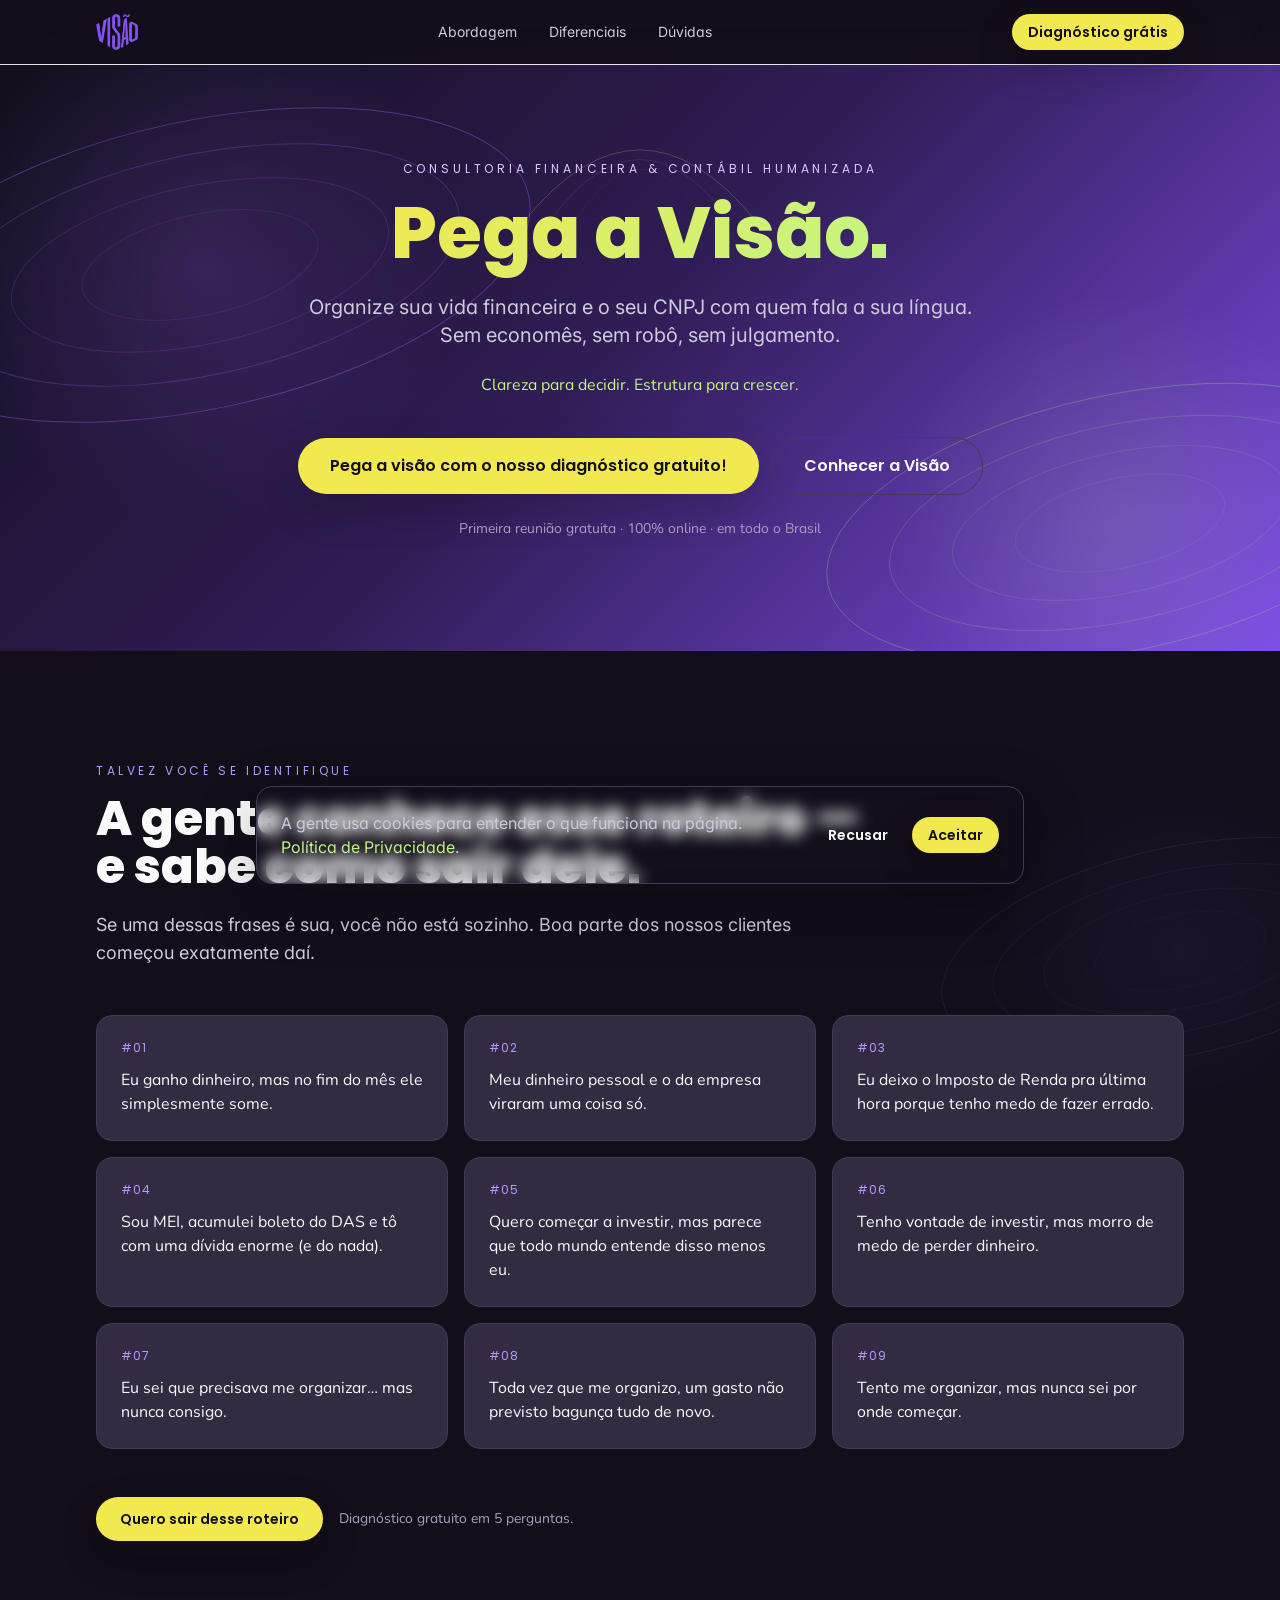
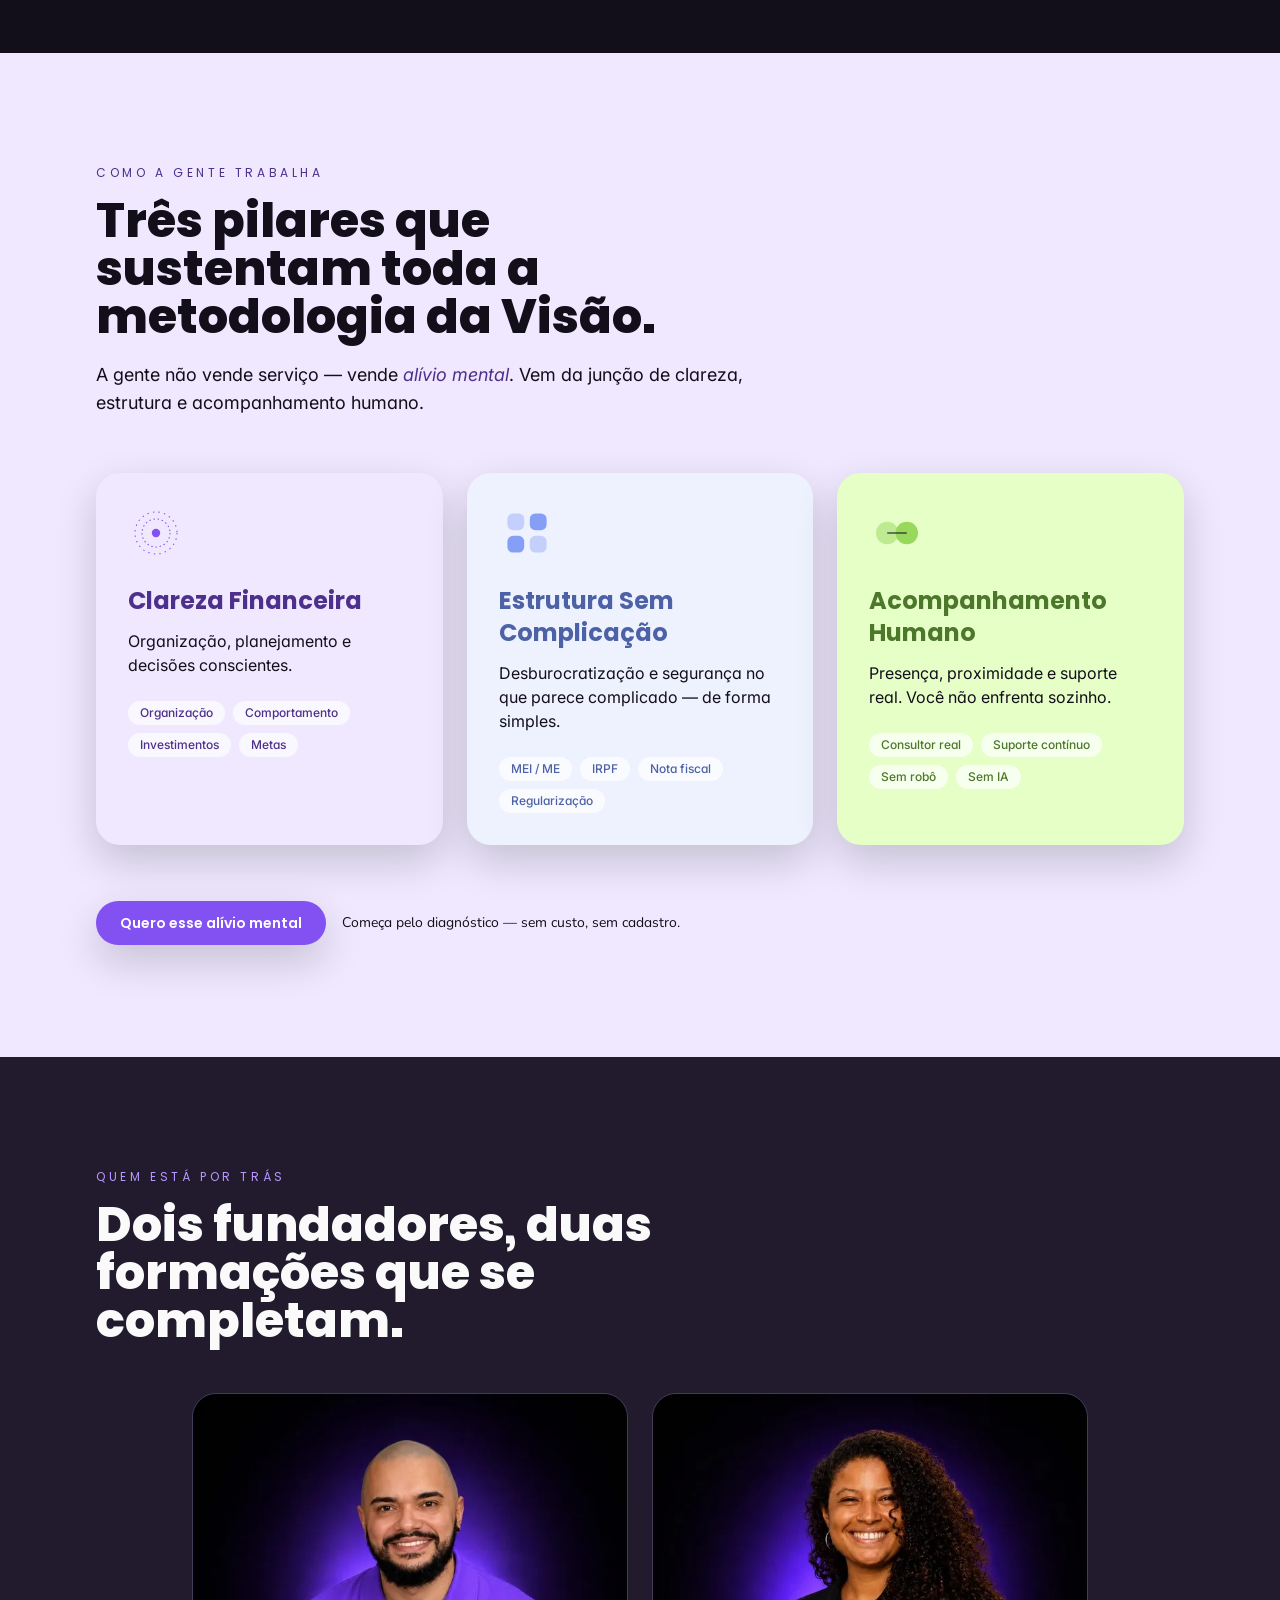
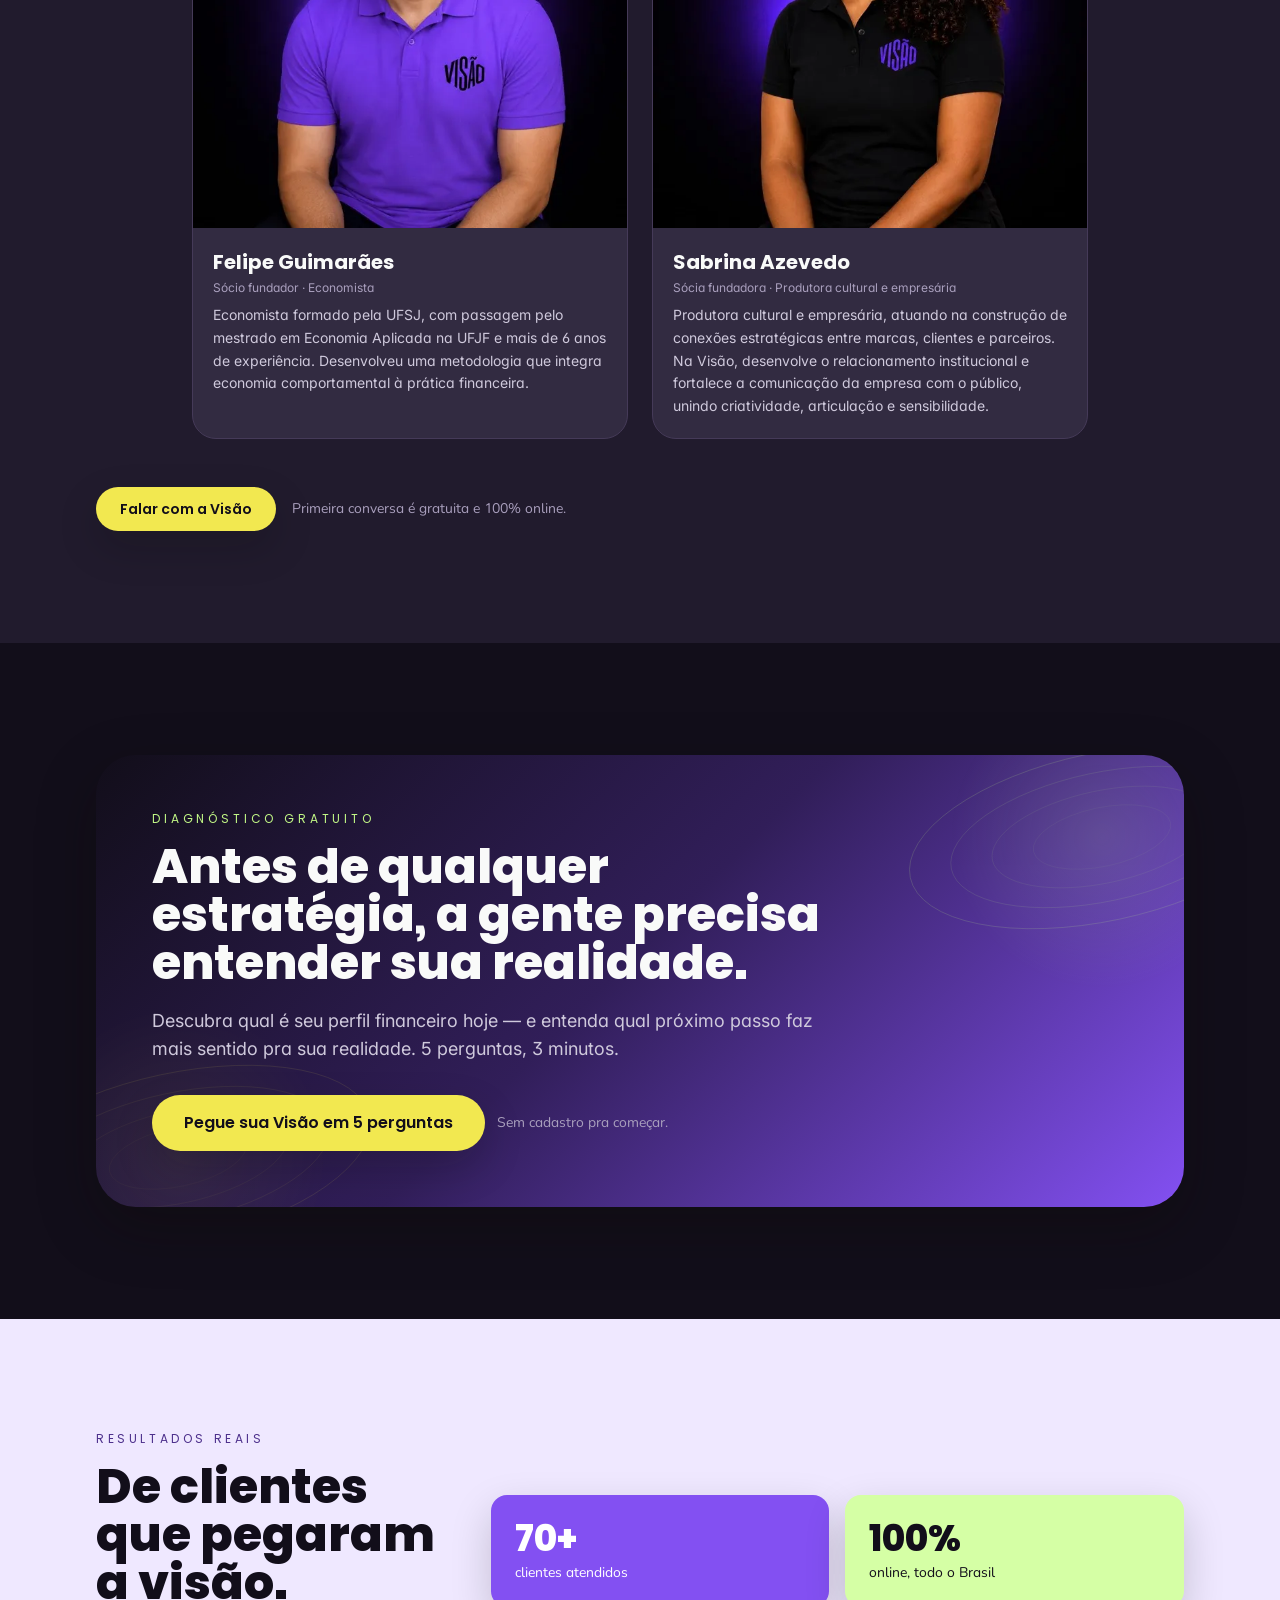
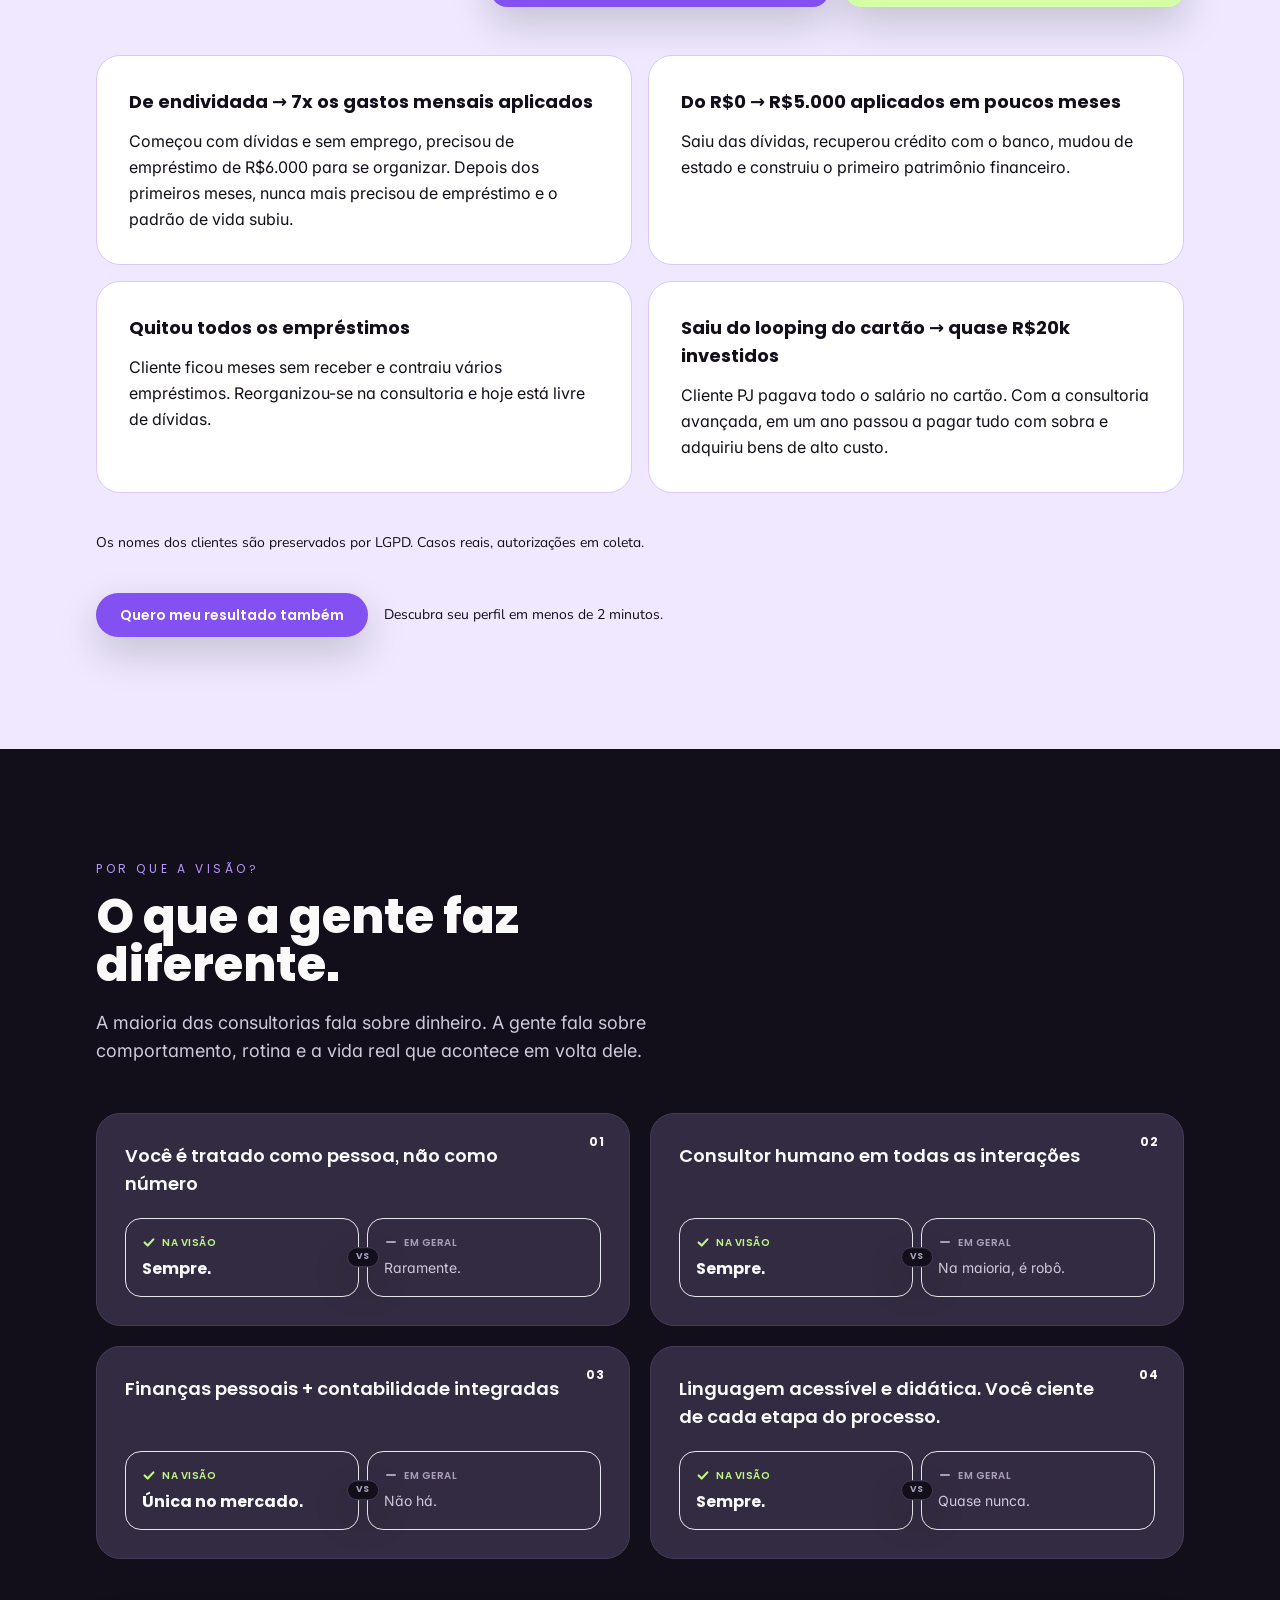
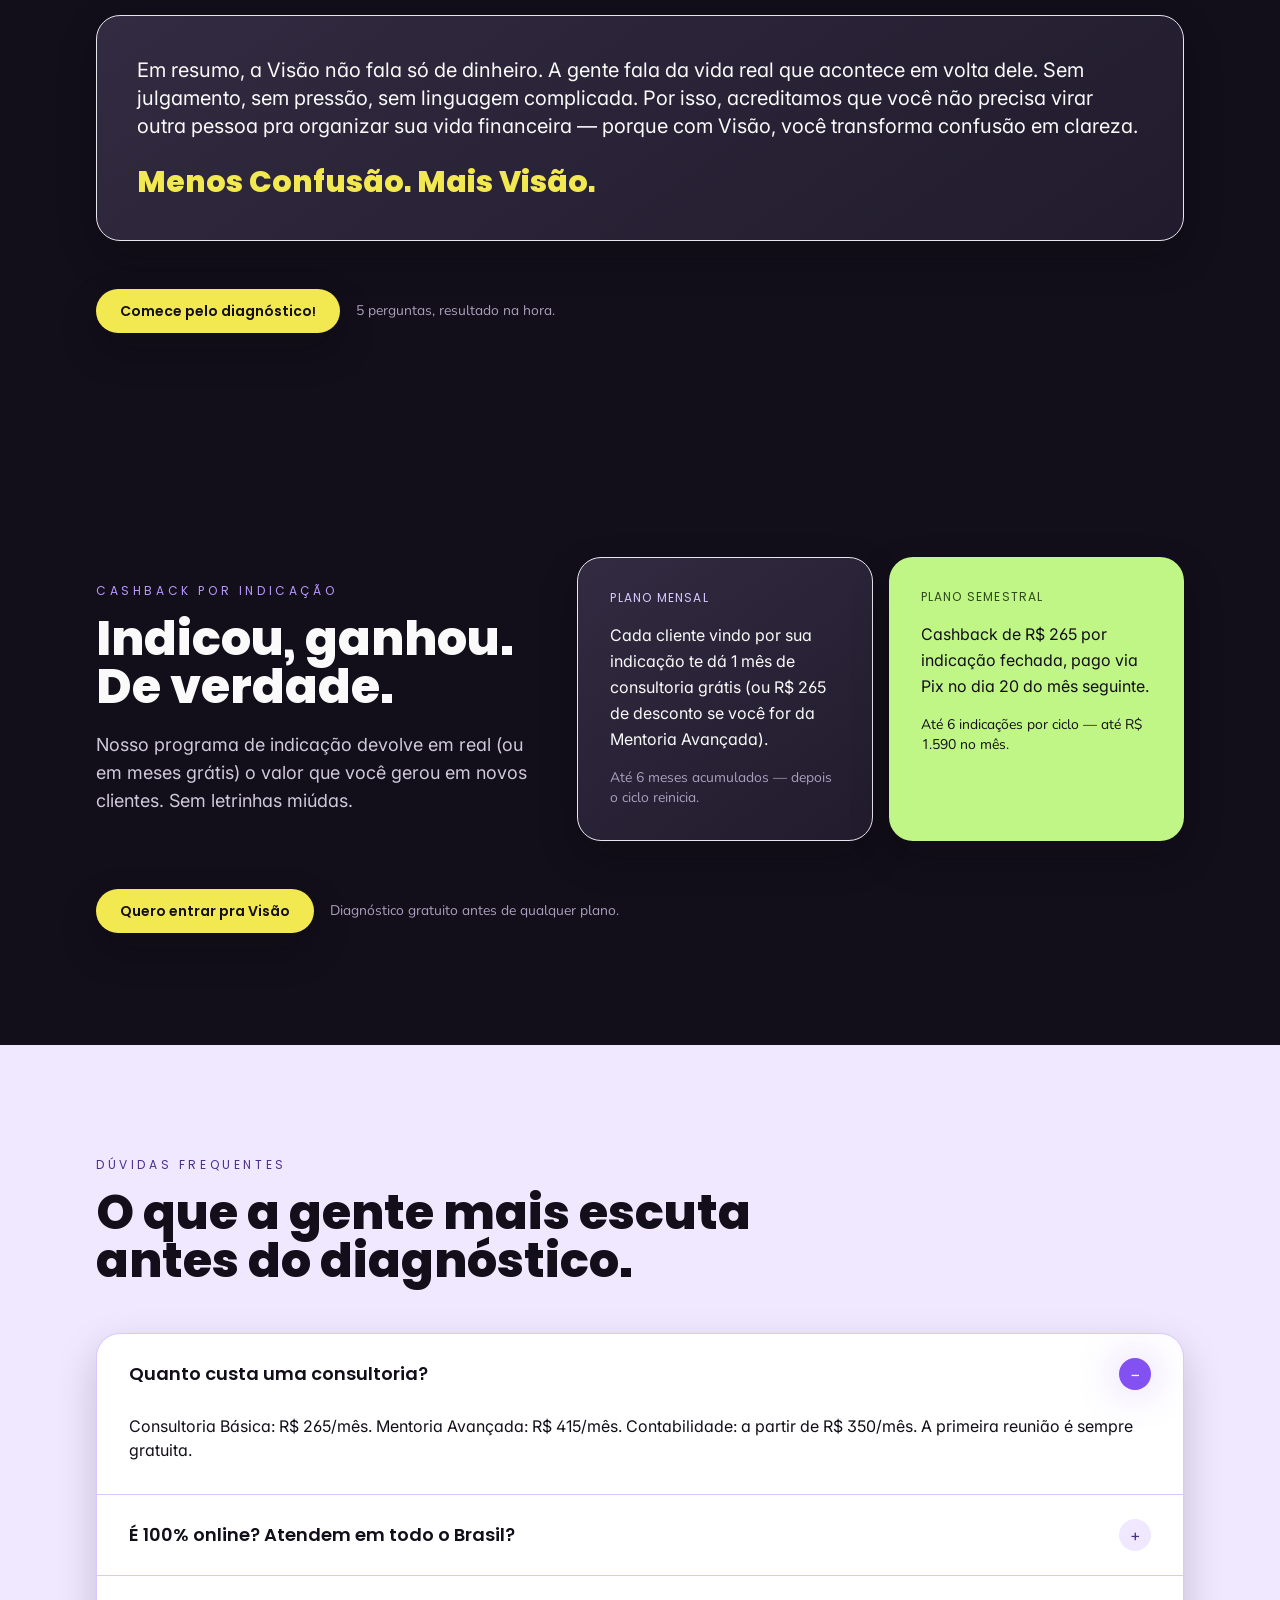
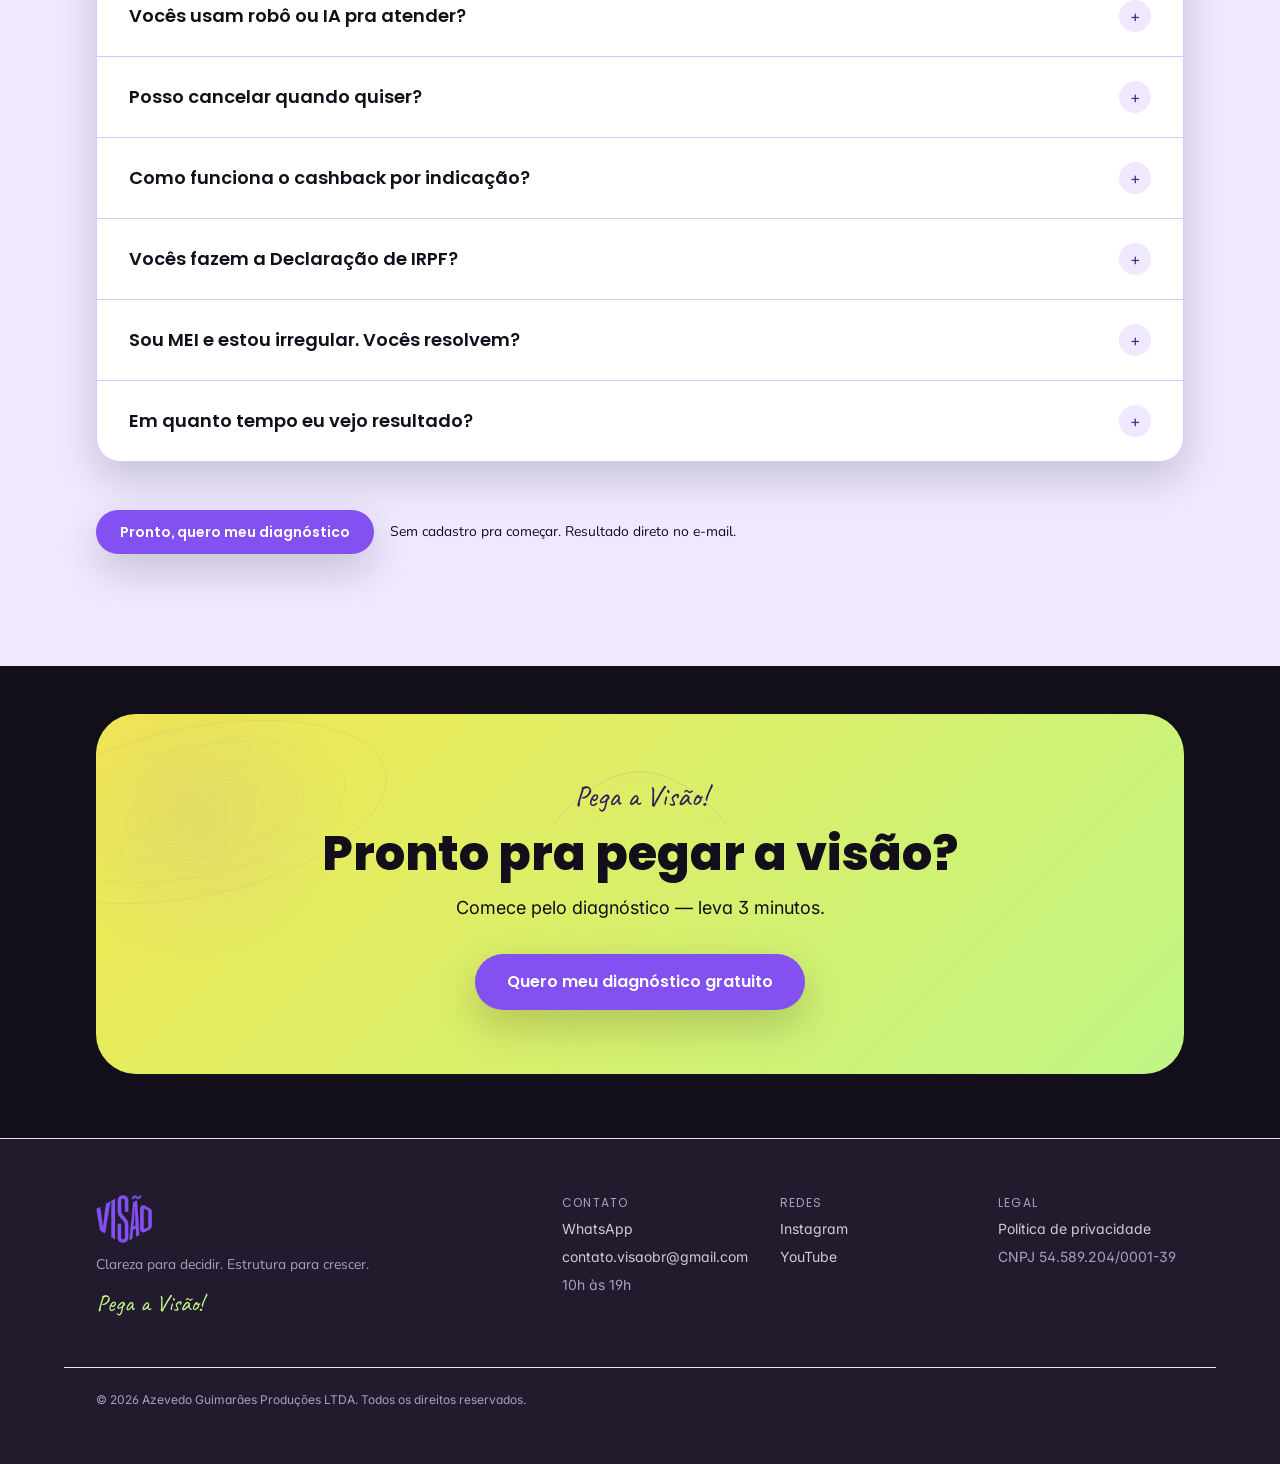
<file: index.html>
<!doctype html>
<html lang="pt-BR">
<head>
  <meta charset="utf-8" />
  <meta name="viewport" content="width=device-width, initial-scale=1" />
  <title>Visão — Clareza para decidir. Estrutura para crescer.</title>
  <meta name="description" content="Consultoria financeira & contábil humanizada. Organize sua vida financeira com clareza, acolhimento, direção e acompanhamento real." />
  <meta property="og:title" content="Pega a Visão!" />
  <meta property="og:description" content="Clareza para decidir. Estrutura para crescer. Consultoria financeira & contábil humanizada." />
  <meta property="og:type" content="website" />
  <meta property="og:locale" content="pt_BR" />
  <link rel="icon" href="assets/img/logo.png" />
  <link rel="apple-touch-icon" href="assets/img/logo.png" />

  <link rel="preconnect" href="https://fonts.googleapis.com" />
  <link rel="preconnect" href="https://fonts.gstatic.com" crossorigin />
  <link rel="preload" as="style" href="https://fonts.googleapis.com/css2?family=Caveat&family=Inter:wght@400;500;600;700&family=Nunito:wght@400;600;700;800&family=Poppins:wght@400;500;600;700;800&display=swap" />
  <link rel="stylesheet" href="https://fonts.googleapis.com/css2?family=Caveat&family=Inter:wght@400;500;600;700&family=Nunito:wght@400;600;700;800&family=Poppins:wght@400;500;600;700;800&display=swap" media="print" onload="this.media='all'" />
  <noscript><link rel="stylesheet" href="https://fonts.googleapis.com/css2?family=Caveat&family=Inter:wght@400;500;600;700&family=Nunito:wght@400;600;700;800&family=Poppins:wght@400;500;600;700;800&display=swap" /></noscript>

  <style id="visao-css">*,:after,:before{--tw-border-spacing-x:0;--tw-border-spacing-y:0;--tw-translate-x:0;--tw-translate-y:0;--tw-rotate:0;--tw-skew-x:0;--tw-skew-y:0;--tw-scale-x:1;--tw-scale-y:1;--tw-pan-x: ;--tw-pan-y: ;--tw-pinch-zoom: ;--tw-scroll-snap-strictness:proximity;--tw-gradient-from-position: ;--tw-gradient-via-position: ;--tw-gradient-to-position: ;--tw-ordinal: ;--tw-slashed-zero: ;--tw-numeric-figure: ;--tw-numeric-spacing: ;--tw-numeric-fraction: ;--tw-ring-inset: ;--tw-ring-offset-width:0px;--tw-ring-offset-color:#fff;--tw-ring-color:rgba(147,197,253,.5);--tw-ring-offset-shadow:0 0 #0000;--tw-ring-shadow:0 0 #0000;--tw-shadow:0 0 #0000;--tw-shadow-colored:0 0 #0000;--tw-blur: ;--tw-brightness: ;--tw-contrast: ;--tw-grayscale: ;--tw-hue-rotate: ;--tw-invert: ;--tw-saturate: ;--tw-sepia: ;--tw-drop-shadow: ;--tw-backdrop-blur: ;--tw-backdrop-brightness: ;--tw-backdrop-contrast: ;--tw-backdrop-grayscale: ;--tw-backdrop-hue-rotate: ;--tw-backdrop-invert: ;--tw-backdrop-opacity: ;--tw-backdrop-saturate: ;--tw-backdrop-sepia: ;--tw-contain-size: ;--tw-contain-layout: ;--tw-contain-paint: ;--tw-contain-style: }::backdrop{--tw-border-spacing-x:0;--tw-border-spacing-y:0;--tw-translate-x:0;--tw-translate-y:0;--tw-rotate:0;--tw-skew-x:0;--tw-skew-y:0;--tw-scale-x:1;--tw-scale-y:1;--tw-pan-x: ;--tw-pan-y: ;--tw-pinch-zoom: ;--tw-scroll-snap-strictness:proximity;--tw-gradient-from-position: ;--tw-gradient-via-position: ;--tw-gradient-to-position: ;--tw-ordinal: ;--tw-slashed-zero: ;--tw-numeric-figure: ;--tw-numeric-spacing: ;--tw-numeric-fraction: ;--tw-ring-inset: ;--tw-ring-offset-width:0px;--tw-ring-offset-color:#fff;--tw-ring-color:rgba(147,197,253,.5);--tw-ring-offset-shadow:0 0 #0000;--tw-ring-shadow:0 0 #0000;--tw-shadow:0 0 #0000;--tw-shadow-colored:0 0 #0000;--tw-blur: ;--tw-brightness: ;--tw-contrast: ;--tw-grayscale: ;--tw-hue-rotate: ;--tw-invert: ;--tw-saturate: ;--tw-sepia: ;--tw-drop-shadow: ;--tw-backdrop-blur: ;--tw-backdrop-brightness: ;--tw-backdrop-contrast: ;--tw-backdrop-grayscale: ;--tw-backdrop-hue-rotate: ;--tw-backdrop-invert: ;--tw-backdrop-opacity: ;--tw-backdrop-saturate: ;--tw-backdrop-sepia: ;--tw-contain-size: ;--tw-contain-layout: ;--tw-contain-paint: ;--tw-contain-style: }/*! tailwindcss v3.4.15 | MIT License | https://tailwindcss.com*/*,:after,:before{box-sizing:border-box;border:0 solid #e5e7eb}:after,:before{--tw-content:""}:host,html{line-height:1.5;-webkit-text-size-adjust:100%;-moz-tab-size:4;-o-tab-size:4;tab-size:4;font-family:ui-sans-serif,system-ui,sans-serif,Apple Color Emoji,Segoe UI Emoji,Segoe UI Symbol,Noto Color Emoji;font-feature-settings:normal;font-variation-settings:normal;-webkit-tap-highlight-color:transparent}body{margin:0;line-height:inherit}hr{height:0;color:inherit;border-top-width:1px}abbr:where([title]){-webkit-text-decoration:underline dotted;text-decoration:underline dotted}h1,h2,h3,h4,h5,h6{font-size:inherit;font-weight:inherit}a{color:inherit;text-decoration:inherit}b,strong{font-weight:bolder}code,kbd,pre,samp{font-family:ui-monospace,SFMono-Regular,Menlo,Monaco,Consolas,Liberation Mono,Courier New,monospace;font-feature-settings:normal;font-variation-settings:normal;font-size:1em}small{font-size:80%}sub,sup{font-size:75%;line-height:0;position:relative;vertical-align:baseline}sub{bottom:-.25em}sup{top:-.5em}table{text-indent:0;border-color:inherit;border-collapse:collapse}button,input,optgroup,select,textarea{font-family:inherit;font-feature-settings:inherit;font-variation-settings:inherit;font-size:100%;font-weight:inherit;line-height:inherit;letter-spacing:inherit;color:inherit;margin:0;padding:0}button,select{text-transform:none}button,input:where([type=button]),input:where([type=reset]),input:where([type=submit]){-webkit-appearance:button;background-color:transparent;background-image:none}:-moz-focusring{outline:auto}:-moz-ui-invalid{box-shadow:none}progress{vertical-align:baseline}::-webkit-inner-spin-button,::-webkit-outer-spin-button{height:auto}[type=search]{-webkit-appearance:textfield;outline-offset:-2px}::-webkit-search-decoration{-webkit-appearance:none}::-webkit-file-upload-button{-webkit-appearance:button;font:inherit}summary{display:list-item}blockquote,dd,dl,figure,h1,h2,h3,h4,h5,h6,hr,p,pre{margin:0}fieldset{margin:0}fieldset,legend{padding:0}menu,ol,ul{list-style:none;margin:0;padding:0}dialog{padding:0}textarea{resize:vertical}input::-moz-placeholder,textarea::-moz-placeholder{opacity:1;color:#9ca3af}input::placeholder,textarea::placeholder{opacity:1;color:#9ca3af}[role=button],button{cursor:pointer}:disabled{cursor:default}audio,canvas,embed,iframe,img,object,svg,video{display:block;vertical-align:middle}img,video{max-width:100%;height:auto}[hidden]:where(:not([hidden=until-found])){display:none}.sr-only{position:absolute;width:1px;height:1px;padding:0;margin:-1px;overflow:hidden;clip:rect(0,0,0,0);white-space:nowrap;border-width:0}.pointer-events-none{pointer-events:none}.fixed{position:fixed}.absolute{position:absolute}.relative{position:relative}.sticky{position:sticky}.inset-0{inset:0}.inset-x-4{left:1rem;right:1rem}.-bottom-40{bottom:-10rem}.-bottom-48{bottom:-12rem}.-left-10{left:-2.5rem}.-left-12{left:-3rem}.-left-28{left:-7rem}.-left-32{left:-8rem}.-left-40{left:-10rem}.-right-32{right:-8rem}.-right-40{right:-10rem}.-top-10{top:-2.5rem}.-top-28{top:-7rem}.-top-32{top:-8rem}.-top-40{top:-10rem}.bottom-0{bottom:0}.bottom-4{bottom:1rem}.left-1{left:.25rem}.left-1\/2{left:50%}.right-6{right:1.5rem}.top-0{top:0}.top-1{top:.25rem}.top-1\/2{top:50%}.top-10{top:2.5rem}.top-5{top:1.25rem}.top-6{top:1.5rem}.z-10{z-index:10}.z-40{z-index:40}.z-50{z-index:50}.mx-auto{margin-left:auto;margin-right:auto}.mb-1{margin-bottom:.25rem}.ml-1{margin-left:.25rem}.ml-2{margin-left:.5rem}.mr-2{margin-right:.5rem}.mt-1{margin-top:.25rem}.mt-10{margin-top:2.5rem}.mt-12{margin-top:3rem}.mt-14{margin-top:3.5rem}.mt-2{margin-top:.5rem}.mt-3{margin-top:.75rem}.mt-4{margin-top:1rem}.mt-5{margin-top:1.25rem}.mt-6{margin-top:1.5rem}.mt-8{margin-top:2rem}.mt-auto{margin-top:auto}.block{display:block}.flex{display:flex}.inline-flex{display:inline-flex}.table{display:table}.grid{display:grid}.hidden{display:none}.aspect-square{aspect-ratio:1/1}.h-1{height:.25rem}.h-1\.5{height:.375rem}.h-12{height:3rem}.h-14{height:3.5rem}.h-16{height:4rem}.h-2{height:.5rem}.h-24{height:6rem}.h-3{height:.75rem}.h-3\.5{height:.875rem}.h-32{height:8rem}.h-4{height:1rem}.h-6{height:1.5rem}.h-72{height:18rem}.h-8{height:2rem}.h-80{height:20rem}.h-9{height:2.25rem}.h-\[420px\]{height:420px}.h-\[520px\]{height:520px}.h-\[640px\]{height:640px}.h-\[720px\]{height:720px}.h-auto{height:auto}.h-full{height:100%}.min-h-\[360px\]{min-height:360px}.min-h-screen{min-height:100vh}.w-14{width:3.5rem}.w-2{width:.5rem}.w-3{width:.75rem}.w-3\.5{width:.875rem}.w-4{width:1rem}.w-6{width:1.5rem}.w-72{width:18rem}.w-8{width:2rem}.w-80{width:20rem}.w-\[420px\]{width:420px}.w-\[520px\]{width:520px}.w-\[640px\]{width:640px}.w-\[720px\]{width:720px}.w-auto{width:auto}.w-full{width:100%}.max-w-2xl{max-width:42rem}.max-w-3xl{max-width:48rem}.max-w-5xl{max-width:64rem}.max-w-6xl{max-width:72rem}.max-w-md{max-width:28rem}.max-w-none{max-width:none}.max-w-sm{max-width:24rem}.max-w-xl{max-width:36rem}.max-w-xs{max-width:20rem}.flex-1{flex:1 1 0%}.shrink-0{flex-shrink:0}.-translate-x-1{--tw-translate-x:-0.25rem}.-translate-x-1,.-translate-x-1\/2{transform:translate(var(--tw-translate-x),var(--tw-translate-y)) rotate(var(--tw-rotate)) skewX(var(--tw-skew-x)) skewY(var(--tw-skew-y)) scaleX(var(--tw-scale-x)) scaleY(var(--tw-scale-y))}.-translate-x-1\/2{--tw-translate-x:-50%}.-translate-y-0{--tw-translate-y:-0px}.-translate-y-0,.-translate-y-1{transform:translate(var(--tw-translate-x),var(--tw-translate-y)) rotate(var(--tw-rotate)) skewX(var(--tw-skew-x)) skewY(var(--tw-skew-y)) scaleX(var(--tw-scale-x)) scaleY(var(--tw-scale-y))}.-translate-y-1{--tw-translate-y:-0.25rem}.-translate-y-1\/2{--tw-translate-y:-50%}.-translate-y-1\/2,.translate-y-24{transform:translate(var(--tw-translate-x),var(--tw-translate-y)) rotate(var(--tw-rotate)) skewX(var(--tw-skew-x)) skewY(var(--tw-skew-y)) scaleX(var(--tw-scale-x)) scaleY(var(--tw-scale-y))}.translate-y-24{--tw-translate-y:6rem}.transform{transform:translate(var(--tw-translate-x),var(--tw-translate-y)) rotate(var(--tw-rotate)) skewX(var(--tw-skew-x)) skewY(var(--tw-skew-y)) scaleX(var(--tw-scale-x)) scaleY(var(--tw-scale-y))}.select-none{-webkit-user-select:none;-moz-user-select:none;user-select:none}.grid-cols-2{grid-template-columns:repeat(2,minmax(0,1fr))}.flex-col{flex-direction:column}.flex-wrap{flex-wrap:wrap}.items-start{align-items:flex-start}.items-center{align-items:center}.items-stretch{align-items:stretch}.justify-center{justify-content:center}.justify-between{justify-content:space-between}.gap-1{gap:.25rem}.gap-1\.5{gap:.375rem}.gap-10{gap:2.5rem}.gap-12{gap:3rem}.gap-2{gap:.5rem}.gap-3{gap:.75rem}.gap-4{gap:1rem}.gap-5{gap:1.25rem}.gap-6{gap:1.5rem}.gap-8{gap:2rem}.space-y-2>:not([hidden])~:not([hidden]){--tw-space-y-reverse:0;margin-top:calc(.5rem*(1 - var(--tw-space-y-reverse)));margin-bottom:calc(.5rem*var(--tw-space-y-reverse))}.space-y-3>:not([hidden])~:not([hidden]){--tw-space-y-reverse:0;margin-top:calc(.75rem*(1 - var(--tw-space-y-reverse)));margin-bottom:calc(.75rem*var(--tw-space-y-reverse))}.space-y-5>:not([hidden])~:not([hidden]){--tw-space-y-reverse:0;margin-top:calc(1.25rem*(1 - var(--tw-space-y-reverse)));margin-bottom:calc(1.25rem*var(--tw-space-y-reverse))}.divide-y>:not([hidden])~:not([hidden]){--tw-divide-y-reverse:0;border-top-width:calc(1px*(1 - var(--tw-divide-y-reverse)));border-bottom-width:calc(1px*var(--tw-divide-y-reverse))}.divide-primary-200>:not([hidden])~:not([hidden]){border-color:var(--vision-purple-200)}.overflow-hidden{overflow:hidden}.rounded{border-radius:.25rem}.rounded-2xl{border-radius:1rem}.rounded-3xl{border-radius:1.5rem}.rounded-\[2\.5rem\]{border-radius:2.5rem}.rounded-full,.rounded-pill{border-radius:9999px}.rounded-xl{border-radius:.75rem}.border{border-width:1px}.border-2{border-width:2px}.border-b{border-bottom-width:1px}.border-t{border-top-width:1px}.border-edge{border-color:var(--border-default)}.border-edge-light{border-color:var(--border-light)}.border-primary{border-color:var(--primary)}.border-primary-200{border-color:var(--vision-purple-200)}.border-white{--tw-border-opacity:1;border-color:rgb(255 255 255/var(--tw-border-opacity,1))}.border-white\/15{border-color:hsla(0,0%,100%,.15)}.border-white\/25{border-color:hsla(0,0%,100%,.25)}.bg-accent{background-color:var(--accent)}.bg-canvas{background-color:var(--background)}.bg-card{background-color:var(--background-card)}.bg-primary{background-color:var(--primary)}.bg-primary-100{background-color:var(--vision-purple-100)}.bg-primary-800{background-color:var(--vision-purple-800)}.bg-secondary-100{background-color:var(--vision-blue-100)}.bg-section{background-color:var(--background-section)}.bg-soft{background-color:var(--background-soft)}.bg-support{background-color:var(--support)}.bg-support-200{background-color:var(--vision-green-200)}.bg-support-300{background-color:var(--vision-green-300)}.bg-transparent{background-color:transparent}.bg-white{--tw-bg-opacity:1;background-color:rgb(255 255 255/var(--tw-bg-opacity,1))}.bg-white\/70{background-color:hsla(0,0%,100%,.7)}.bg-white\/\[0\.06\]{background-color:hsla(0,0%,100%,.06)}.bg-white\/\[0\.08\]{background-color:hsla(0,0%,100%,.08)}.bg-white\/\[0\.18\]{background-color:hsla(0,0%,100%,.18)}.bg-gradient-card{background-image:var(--gradient-card)}.bg-gradient-cta{background-image:var(--gradient-cta)}.bg-gradient-hero{background-image:var(--gradient-hero)}.bg-gradient-orbital{background-image:var(--gradient-orbital)}.bg-gradient-to-b{background-image:linear-gradient(to bottom,var(--tw-gradient-stops))}.bg-gradient-to-br{background-image:linear-gradient(to bottom right,var(--tw-gradient-stops))}.from-primary-800{--tw-gradient-from:var(--vision-purple-800) var(--tw-gradient-from-position);--tw-gradient-to:hsla(0,0%,100%,0) var(--tw-gradient-to-position);--tw-gradient-stops:var(--tw-gradient-from),var(--tw-gradient-to)}.from-secondary{--tw-gradient-from:var(--secondary) var(--tw-gradient-from-position);--tw-gradient-to:hsla(0,0%,100%,0) var(--tw-gradient-to-position);--tw-gradient-stops:var(--tw-gradient-from),var(--tw-gradient-to)}.via-primary-700{--tw-gradient-to:hsla(0,0%,100%,0) var(--tw-gradient-to-position);--tw-gradient-stops:var(--tw-gradient-from),var(--vision-purple-700) var(--tw-gradient-via-position),var(--tw-gradient-to)}.to-primary-800{--tw-gradient-to:var(--vision-purple-800) var(--tw-gradient-to-position)}.to-secondary-dark{--tw-gradient-to:var(--secondary-dark) var(--tw-gradient-to-position)}.to-transparent{--tw-gradient-to:transparent var(--tw-gradient-to-position)}.bg-clip-text{-webkit-background-clip:text;background-clip:text}.object-cover{-o-object-fit:cover;object-fit:cover}.object-top{-o-object-position:top;object-position:top}.p-10{padding:2.5rem}.p-4{padding:1rem}.p-5{padding:1.25rem}.p-6{padding:1.5rem}.p-8{padding:2rem}.px-2{padding-left:.5rem;padding-right:.5rem}.px-3{padding-left:.75rem;padding-right:.75rem}.px-4{padding-left:1rem;padding-right:1rem}.px-5{padding-left:1.25rem;padding-right:1.25rem}.px-6{padding-left:1.5rem;padding-right:1.5rem}.px-8{padding-left:2rem;padding-right:2rem}.py-0{padding-top:0;padding-bottom:0}.py-0\.5{padding-top:.125rem;padding-bottom:.125rem}.py-1{padding-top:.25rem;padding-bottom:.25rem}.py-10{padding-top:2.5rem;padding-bottom:2.5rem}.py-12{padding-top:3rem;padding-bottom:3rem}.py-14{padding-top:3.5rem;padding-bottom:3.5rem}.py-16{padding-top:4rem;padding-bottom:4rem}.py-2{padding-top:.5rem;padding-bottom:.5rem}.py-20{padding-top:5rem;padding-bottom:5rem}.py-28{padding-top:7rem;padding-bottom:7rem}.py-3{padding-top:.75rem;padding-bottom:.75rem}.py-4{padding-top:1rem;padding-bottom:1rem}.py-5{padding-top:1.25rem;padding-bottom:1.25rem}.pb-10{padding-bottom:2.5rem}.pb-12{padding-bottom:3rem}.pb-16{padding-bottom:4rem}.pb-28{padding-bottom:7rem}.pb-6{padding-bottom:1.5rem}.pr-10{padding-right:2.5rem}.pt-10{padding-top:2.5rem}.pt-12{padding-top:3rem}.pt-16{padding-top:4rem}.pt-4{padding-top:1rem}.pt-6{padding-top:1.5rem}.text-left{text-align:left}.text-center{text-align:center}.font-body{font-family:Inter,system-ui,sans-serif}.font-heading{font-family:Poppins,system-ui,sans-serif}.font-human{font-family:Nunito,system-ui,sans-serif}.font-mono{font-family:ui-monospace,SFMono-Regular,Menlo,Monaco,Consolas,Liberation Mono,Courier New,monospace}.font-slogan{font-family:Caveat,cursive}.text-2xl{font-size:1.5rem;line-height:2rem}.text-3xl{font-size:1.875rem;line-height:2.25rem}.text-4xl{font-size:2.25rem;line-height:2.5rem}.text-5xl{font-size:3rem;line-height:1}.text-\[10px\]{font-size:10px}.text-\[9px\]{font-size:9px}.text-base{font-size:1rem;line-height:1.5rem}.text-lg{font-size:1.125rem;line-height:1.75rem}.text-sm{font-size:.875rem;line-height:1.25rem}.text-xl{font-size:1.25rem;line-height:1.75rem}.text-xs{font-size:.75rem;line-height:1rem}.font-bold{font-weight:700}.font-extrabold{font-weight:800}.font-medium{font-weight:500}.font-semibold{font-weight:600}.uppercase{text-transform:uppercase}.italic{font-style:italic}.leading-\[1\.02\]{line-height:1.02}.leading-relaxed{line-height:1.625}.leading-snug{line-height:1.375}.leading-tight{line-height:1.25}.tracking-\[0\.32em\]{letter-spacing:.32em}.tracking-\[0\.3em\]{letter-spacing:.3em}.tracking-wider{letter-spacing:.05em}.tracking-widest{letter-spacing:.1em}.text-accent{color:var(--accent)}.text-dim{color:var(--text-soft)}.text-error{color:var(--error)}.text-fg{color:var(--text-default)}.text-ink{color:var(--text-dark)}.text-mute{color:var(--text-muted)}.text-primary{color:var(--primary)}.text-primary-200{color:var(--vision-purple-200)}.text-primary-300{color:var(--vision-purple-300)}.text-primary-700{color:var(--vision-purple-700)}.text-primary-800{color:var(--vision-purple-800)}.text-secondary-700{color:var(--vision-blue-700)}.text-support{color:var(--support)}.text-support-800{color:var(--vision-green-800)}.text-support-900{color:var(--vision-green-900)}.text-transparent{color:transparent}.text-white{--tw-text-opacity:1;color:rgb(255 255 255/var(--tw-text-opacity,1))}.text-white\/70{color:hsla(0,0%,100%,.7)}.text-white\/75{color:hsla(0,0%,100%,.75)}.text-white\/80{color:hsla(0,0%,100%,.8)}.text-white\/85{color:hsla(0,0%,100%,.85)}.text-white\/90{color:hsla(0,0%,100%,.9)}.text-white\/95{color:hsla(0,0%,100%,.95)}.opacity-0{opacity:0}.opacity-20{opacity:.2}.opacity-30{opacity:.3}.opacity-40{opacity:.4}.opacity-50{opacity:.5}.opacity-60{opacity:.6}.opacity-70{opacity:.7}.opacity-95{opacity:.95}.shadow-glow-purple{--tw-shadow:var(--shadow-glow-purple);--tw-shadow-colored:var(--shadow-glow-purple)}.shadow-glow-purple,.shadow-vision-card{box-shadow:var(--tw-ring-offset-shadow,0 0 #0000),var(--tw-ring-shadow,0 0 #0000),var(--tw-shadow)}.shadow-vision-card{--tw-shadow:var(--shadow-card);--tw-shadow-colored:var(--shadow-card)}.shadow-vision-soft{--tw-shadow:var(--shadow-soft);--tw-shadow-colored:var(--shadow-soft);box-shadow:var(--tw-ring-offset-shadow,0 0 #0000),var(--tw-ring-shadow,0 0 #0000),var(--tw-shadow)}.outline-none{outline:2px solid transparent;outline-offset:2px}.ring-2{--tw-ring-offset-shadow:var(--tw-ring-inset) 0 0 0 var(--tw-ring-offset-width) var(--tw-ring-offset-color);--tw-ring-shadow:var(--tw-ring-inset) 0 0 0 calc(2px + var(--tw-ring-offset-width)) var(--tw-ring-color);box-shadow:var(--tw-ring-offset-shadow),var(--tw-ring-shadow),var(--tw-shadow,0 0 #0000)}.ring-primary{--tw-ring-color:var(--primary)}.filter{filter:var(--tw-blur) var(--tw-brightness) var(--tw-contrast) var(--tw-grayscale) var(--tw-hue-rotate) var(--tw-invert) var(--tw-saturate) var(--tw-sepia) var(--tw-drop-shadow)}.backdrop-blur{--tw-backdrop-blur:blur(8px)}.backdrop-blur,.backdrop-blur-md{-webkit-backdrop-filter:var(--tw-backdrop-blur) var(--tw-backdrop-brightness) var(--tw-backdrop-contrast) var(--tw-backdrop-grayscale) var(--tw-backdrop-hue-rotate) var(--tw-backdrop-invert) var(--tw-backdrop-opacity) var(--tw-backdrop-saturate) var(--tw-backdrop-sepia);backdrop-filter:var(--tw-backdrop-blur) var(--tw-backdrop-brightness) var(--tw-backdrop-contrast) var(--tw-backdrop-grayscale) var(--tw-backdrop-hue-rotate) var(--tw-backdrop-invert) var(--tw-backdrop-opacity) var(--tw-backdrop-saturate) var(--tw-backdrop-sepia)}.backdrop-blur-md{--tw-backdrop-blur:blur(12px)}.backdrop-blur-xl{--tw-backdrop-blur:blur(24px);-webkit-backdrop-filter:var(--tw-backdrop-blur) var(--tw-backdrop-brightness) var(--tw-backdrop-contrast) var(--tw-backdrop-grayscale) var(--tw-backdrop-hue-rotate) var(--tw-backdrop-invert) var(--tw-backdrop-opacity) var(--tw-backdrop-saturate) var(--tw-backdrop-sepia);backdrop-filter:var(--tw-backdrop-blur) var(--tw-backdrop-brightness) var(--tw-backdrop-contrast) var(--tw-backdrop-grayscale) var(--tw-backdrop-hue-rotate) var(--tw-backdrop-invert) var(--tw-backdrop-opacity) var(--tw-backdrop-saturate) var(--tw-backdrop-sepia)}.transition{transition-property:color,background-color,border-color,text-decoration-color,fill,stroke,opacity,box-shadow,transform,filter,-webkit-backdrop-filter;transition-property:color,background-color,border-color,text-decoration-color,fill,stroke,opacity,box-shadow,transform,filter,backdrop-filter;transition-property:color,background-color,border-color,text-decoration-color,fill,stroke,opacity,box-shadow,transform,filter,backdrop-filter,-webkit-backdrop-filter;transition-timing-function:cubic-bezier(.4,0,.2,1);transition-duration:.15s}.transition-all{transition-property:all;transition-timing-function:cubic-bezier(.4,0,.2,1);transition-duration:.15s}.transition-transform{transition-property:transform;transition-timing-function:cubic-bezier(.4,0,.2,1);transition-duration:.15s}.duration-200{transition-duration:.2s}.duration-300{transition-duration:.3s}.duration-500{transition-duration:.5s}.ease-in{transition-timing-function:cubic-bezier(.4,0,1,1)}.ease-out{transition-timing-function:cubic-bezier(0,0,.2,1)}:root{--vision-purple-100:#efe8ff;--vision-purple-200:#d9c8ff;--vision-purple-300:#b997ff;--vision-purple-400:#9a6af7;--vision-purple-500:#8350f2;--vision-purple-600:#683fbf;--vision-purple-700:#4d308c;--vision-purple-800:#311e59;--vision-purple-900:#1e1633;--vision-blue-100:#eef2ff;--vision-blue-200:#dce5ff;--vision-blue-300:#bdcbff;--vision-blue-400:#9caef8;--vision-blue-500:#859ef6;--vision-blue-600:#667fd4;--vision-blue-700:#4d62a6;--vision-blue-800:#364677;--vision-blue-900:#202a49;--vision-green-100:#f3ffe5;--vision-green-200:#e5ffc7;--vision-green-300:#d5ffa5;--vision-green-400:#c9fa8f;--vision-green-500:#c0f685;--vision-green-600:#98d85d;--vision-green-700:#70a93f;--vision-green-800:#4d782c;--vision-green-900:#2f4a1b;--vision-yellow-100:#fffde0;--vision-yellow-200:#fff9ad;--vision-yellow-300:#fff47a;--vision-yellow-400:#f8ef5d;--vision-yellow-500:#f2e850;--vision-yellow-600:#d6ca31;--vision-yellow-700:#a89d22;--vision-yellow-800:#766e18;--vision-yellow-900:#46410e;--vision-dark-100:#e8e5ef;--vision-dark-200:#cfc9dc;--vision-dark-300:#a99fbd;--vision-dark-400:#7d718f;--vision-dark-500:#5b506e;--vision-dark-600:#453a58;--vision-dark-700:#322b41;--vision-dark-800:#211b2d;--vision-dark-900:#120e1a;--vision-off-white:#f9faf9;--vision-black:#0d0c00;--primary-light:#9a6af7;--primary:#8350f2;--primary-dark:#311e59;--secondary-light:#bdcbff;--secondary:#859ef6;--secondary-dark:#4d62a6;--accent-light:#fff47a;--accent:#f2e850;--accent-dark:#a89d22;--support-light:#d5ffa5;--support:#c0f685;--support-dark:#70a93f;--background:#120e1a;--background-soft:#211b2d;--background-card:#322b41;--background-card-hover:#453a58;--background-light:#f9faf9;--background-section:#efe8ff;--text-default:#f9faf9;--text-muted:#cfc9dc;--text-soft:#a99fbd;--text-dark:#120e1a;--text-over-primary:#f9faf9;--text-over-primary-dark:#f9faf9;--text-over-primary-light:#120e1a;--text-over-secondary:#120e1a;--text-over-accent:#120e1a;--text-over-support:#120e1a;--text-over-dark:#f9faf9;--text-disabled:#a99fbd;--link-color:#c0f685;--link-hover:#f2e850;--border-light:#453a58;--border-default:#5b506e;--border-strong:#8350f2;--divider:#453a58;--success:#c0f685;--warning:#f2e850;--error:#d94b5c;--info:#859ef6;--text-over-success:#120e1a;--text-over-warning:#120e1a;--text-over-error:#f9faf9;--text-over-info:#120e1a;--disabled:#5b506e;--focus-ring:#f2e850;--selection-background:#8350f2;--selection-text:#f9faf9;--gradient-hero:linear-gradient(135deg,#120e1a,#311e59 48%,#8350f2);--gradient-card:linear-gradient(145deg,#322b41,#211b2d);--gradient-cta:linear-gradient(135deg,#f2e850,#c0f685);--gradient-orbital:linear-gradient(135deg,#8350f2,#859ef6 50%,#c0f685);--shadow-soft:0 16px 40px rgba(13,12,0,.18);--shadow-card:0 20px 60px rgba(13,12,0,.28);--shadow-glow-purple:0 0 40px rgba(131,80,242,.35);--shadow-glow-yellow:0 0 32px rgba(242,232,80,.28)}.theme-light{--text-default:#120e1a;--text-muted:#5b506e;--text-soft:#7d718f}::-moz-selection{background:var(--selection-background);color:var(--selection-text)}::selection{background:var(--selection-background);color:var(--selection-text)}html{scroll-behavior:smooth}body{background:var(--background);color:var(--text-default);-webkit-font-smoothing:antialiased;-moz-osx-font-smoothing:grayscale;font-feature-settings:"ss01","cv11";font-family:Inter,system-ui,sans-serif}:focus-visible{outline:2px solid var(--focus-ring);outline-offset:2px;border-radius:4px}[data-reveal]{opacity:0;transform:translateY(24px);transition:opacity .55s cubic-bezier(.22,1,.36,1),transform .55s cubic-bezier(.22,1,.36,1);transition-delay:var(--reveal-delay,0s)}[data-reveal].is-visible{opacity:1;transform:translateY(0)}@media (prefers-reduced-motion:reduce){[data-reveal]{opacity:1;transform:none;transition:none}}.step-enter{animation:stepEnter .38s cubic-bezier(.22,1,.36,1) both}@keyframes stepEnter{0%{opacity:0;transform:translateX(32px) scale(.985);filter:blur(2px)}to{opacity:1;transform:translateX(0) scale(1);filter:blur(0)}}.step-exit{animation:stepExit .22s ease-in both;pointer-events:none}@keyframes stepExit{0%{opacity:1;transform:translateX(0) scale(1);filter:blur(0)}to{opacity:0;transform:translateX(-28px) scale(.985);filter:blur(2px)}}@media (prefers-reduced-motion:reduce){.step-enter,.step-exit{animation:none}}.faq-panel{display:grid;grid-template-rows:0fr;transition:grid-template-rows .25s ease-out}.faq-panel.open{grid-template-rows:1fr}.faq-panel>div{overflow:hidden}.prose>h2{margin-top:2.5rem;font-family:Poppins,system-ui,sans-serif;font-size:1.25rem;line-height:1.75rem;font-weight:700;color:var(--text-default)}.prose>p{margin-top:.75rem;line-height:1.625}.prose>ul{margin-top:.75rem;list-style:disc;padding-left:1.5rem}.prose>ul>li{margin-top:.5rem}@media (max-width:767px){svg.pointer-events-none.absolute{display:none!important}.backdrop-blur,.backdrop-blur-md,.backdrop-blur-xl{backdrop-filter:none!important;-webkit-backdrop-filter:none!important}.py-20,.py-24,.py-28{padding-top:3.5rem;padding-bottom:3.5rem}main>section:nth-of-type(n+2){content-visibility:auto;contain-intrinsic-size:auto 700px}}.hover\:-translate-y-0\.5:hover{--tw-translate-y:-0.125rem}.hover\:-translate-y-0\.5:hover,.hover\:-translate-y-1:hover{transform:translate(var(--tw-translate-x),var(--tw-translate-y)) rotate(var(--tw-rotate)) skewX(var(--tw-skew-x)) skewY(var(--tw-skew-y)) scaleX(var(--tw-scale-x)) scaleY(var(--tw-scale-y))}.hover\:-translate-y-1:hover{--tw-translate-y:-0.25rem}.hover\:border-primary:hover{border-color:var(--primary)}.hover\:border-primary-400:hover{border-color:var(--vision-purple-400)}.hover\:bg-card:hover{background-color:var(--background-card)}.hover\:bg-card-hover:hover{background-color:var(--background-card-hover)}.hover\:text-accent:hover{color:var(--accent)}.hover\:text-fg:hover{color:var(--text-default)}.hover\:text-primary-light:hover{color:var(--primary-light)}.hover\:shadow-glow-purple:hover{--tw-shadow:var(--shadow-glow-purple);--tw-shadow-colored:var(--shadow-glow-purple)}.hover\:shadow-glow-purple:hover,.hover\:shadow-glow-yellow:hover{box-shadow:var(--tw-ring-offset-shadow,0 0 #0000),var(--tw-ring-shadow,0 0 #0000),var(--tw-shadow)}.hover\:shadow-glow-yellow:hover{--tw-shadow:var(--shadow-glow-yellow);--tw-shadow-colored:var(--shadow-glow-yellow)}.hover\:shadow-vision-card:hover{--tw-shadow:var(--shadow-card);--tw-shadow-colored:var(--shadow-card)}.hover\:shadow-vision-card:hover,.hover\:shadow-vision-soft:hover{box-shadow:var(--tw-ring-offset-shadow,0 0 #0000),var(--tw-ring-shadow,0 0 #0000),var(--tw-shadow)}.hover\:shadow-vision-soft:hover{--tw-shadow:var(--shadow-soft);--tw-shadow-colored:var(--shadow-soft)}.focus\:not-sr-only:focus{position:static;width:auto;height:auto;padding:0;margin:0;overflow:visible;clip:auto;white-space:normal}.focus\:fixed:focus{position:fixed}.focus\:left-4:focus{left:1rem}.focus\:top-4:focus{top:1rem}.focus\:z-\[60\]:focus{z-index:60}.focus\:rounded-pill:focus{border-radius:9999px}.focus\:border-primary:focus{border-color:var(--primary)}.focus\:bg-accent:focus{background-color:var(--accent)}.focus\:px-4:focus{padding-left:1rem;padding-right:1rem}.focus\:py-2:focus{padding-top:.5rem;padding-bottom:.5rem}.focus\:font-heading:focus{font-family:Poppins,system-ui,sans-serif}.focus\:text-sm:focus{font-size:.875rem;line-height:1.25rem}.focus\:font-semibold:focus{font-weight:600}.focus\:text-ink:focus{color:var(--text-dark)}.focus\:ring-2:focus{--tw-ring-offset-shadow:var(--tw-ring-inset) 0 0 0 var(--tw-ring-offset-width) var(--tw-ring-offset-color);--tw-ring-shadow:var(--tw-ring-inset) 0 0 0 calc(2px + var(--tw-ring-offset-width)) var(--tw-ring-color);box-shadow:var(--tw-ring-offset-shadow),var(--tw-ring-shadow),var(--tw-shadow,0 0 #0000)}.focus\:ring-primary:focus{--tw-ring-color:var(--primary)}.disabled\:cursor-not-allowed:disabled{cursor:not-allowed}.disabled\:opacity-50:disabled{opacity:.5}.group:hover .group-hover\:scale-\[1\.03\]{--tw-scale-x:1.03;--tw-scale-y:1.03;transform:translate(var(--tw-translate-x),var(--tw-translate-y)) rotate(var(--tw-rotate)) skewX(var(--tw-skew-x)) skewY(var(--tw-skew-y)) scaleX(var(--tw-scale-x)) scaleY(var(--tw-scale-y))}@media (min-width:640px){.sm\:grid-cols-2{grid-template-columns:repeat(2,minmax(0,1fr))}.sm\:grid-cols-3{grid-template-columns:repeat(3,minmax(0,1fr))}.sm\:flex-row{flex-direction:row}.sm\:items-center{align-items:center}.sm\:justify-between{justify-content:space-between}.sm\:p-10{padding:2.5rem}.sm\:p-14{padding:3.5rem}.sm\:p-16{padding:4rem}.sm\:p-6{padding:1.5rem}.sm\:p-7{padding:1.75rem}.sm\:px-14{padding-left:3.5rem;padding-right:3.5rem}.sm\:px-8{padding-left:2rem;padding-right:2rem}.sm\:py-12{padding-top:3rem;padding-bottom:3rem}.sm\:py-14{padding-top:3.5rem;padding-bottom:3.5rem}.sm\:py-16{padding-top:4rem;padding-bottom:4rem}.sm\:py-20{padding-top:5rem;padding-bottom:5rem}.sm\:py-24{padding-top:6rem;padding-bottom:6rem}.sm\:py-6{padding-top:1.5rem;padding-bottom:1.5rem}.sm\:pb-12{padding-bottom:3rem}.sm\:pb-14{padding-bottom:3.5rem}.sm\:pb-8{padding-bottom:2rem}.sm\:pt-12{padding-top:3rem}.sm\:pt-20{padding-top:5rem}.sm\:text-3xl{font-size:1.875rem;line-height:2.25rem}.sm\:text-4xl{font-size:2.25rem;line-height:2.5rem}.sm\:text-5xl{font-size:3rem;line-height:1}.sm\:text-\[15px\]{font-size:15px}.sm\:text-base{font-size:1rem;line-height:1.5rem}.sm\:text-lg{font-size:1.125rem;line-height:1.75rem}.sm\:text-sm{font-size:.875rem;line-height:1.25rem}.sm\:text-xl{font-size:1.25rem;line-height:1.75rem}}@media (min-width:768px){.md\:flex{display:flex}.md\:grid-cols-2{grid-template-columns:repeat(2,minmax(0,1fr))}.md\:grid-cols-3{grid-template-columns:repeat(3,minmax(0,1fr))}.md\:grid-cols-\[1\.4fr_1fr\]{grid-template-columns:1.4fr 1fr}.md\:grid-cols-\[1fr_1\.4fr\]{grid-template-columns:1fr 1.4fr}.md\:grid-cols-\[1fr_2fr\]{grid-template-columns:1fr 2fr}.md\:flex-row{flex-direction:row}.md\:items-start{align-items:flex-start}.md\:items-end{align-items:flex-end}.md\:items-center{align-items:center}.md\:justify-between{justify-content:space-between}.md\:py-28{padding-top:7rem;padding-bottom:7rem}.md\:text-left{text-align:left}.md\:text-5xl{font-size:3rem;line-height:1}.md\:text-6xl{font-size:3.75rem;line-height:1}.md\:text-7xl{font-size:4.5rem;line-height:1}.md\:text-lg{font-size:1.125rem;line-height:1.75rem}.md\:text-xl{font-size:1.25rem;line-height:1.75rem}}@media (min-width:1024px){.lg\:max-w-4xl{max-width:56rem}.lg\:grid-cols-3{grid-template-columns:repeat(3,minmax(0,1fr))}}</style>
</head>
<body class="font-body">
  <a href="#conteudo" class="sr-only focus:not-sr-only focus:fixed focus:left-4 focus:top-4 focus:z-[60] focus:rounded-pill focus:bg-accent focus:px-4 focus:py-2 focus:font-heading focus:text-sm focus:font-semibold focus:text-ink">Pular para o conteúdo</a>

  <!-- HEADER -->
  <header class="sticky top-0 z-40 border-b border-edge-light/60 bg-canvas/80 backdrop-blur-xl">
    <div class="mx-auto w-full max-w-6xl px-5 sm:px-8 flex h-16 items-center justify-between">
      <a href="index.html" aria-label="Visão — ir para a página inicial" class="flex items-center">
        <img src="assets/img/logo.webp" alt="Visão" width="160" height="137" class="h-9 w-auto select-none" />
      </a>
      <nav aria-label="Navegação principal" class="hidden gap-8 text-sm text-mute md:flex">
        <a href="#pilares" class="transition hover:text-fg">Abordagem</a>
        <a href="#diferenciais" class="transition hover:text-fg">Diferenciais</a>
        <a href="#faq" class="transition hover:text-fg">Dúvidas</a>
      </nav>
      <a href="quiz.html" class="inline-flex items-center justify-center gap-2 rounded-pill font-heading font-semibold transition-all duration-200 bg-accent text-ink hover:-translate-y-0.5 hover:shadow-glow-yellow shadow-vision-soft px-4 py-2 text-sm">Diagnóstico grátis</a>
    </div>
  </header>

  <main id="conteudo">
    <!-- HERO -->
    <section class="relative overflow-hidden bg-canvas pb-28 pt-16 sm:pt-20">
      <div class="absolute inset-0 bg-gradient-hero opacity-95"></div>
      <svg viewBox="0 0 600 600" aria-hidden class="pointer-events-none absolute -left-40 -top-40 h-[720px] w-[720px] opacity-70">
        <defs><radialGradient id="orb-h1" cx="50%" cy="50%" r="50%"><stop offset="0%" stop-color="var(--primary-light)" stop-opacity="0.55"></stop><stop offset="100%" stop-color="var(--primary-light)" stop-opacity="0"></stop></radialGradient></defs>
        <g fill="none" stroke="var(--primary-light)" stroke-width="0.8" opacity="0.55" transform="rotate(-12 300 300)"><ellipse cx="300" cy="300" rx="280" ry="120"></ellipse><ellipse cx="300" cy="300" rx="220" ry="92" opacity="0.7"></ellipse><ellipse cx="300" cy="300" rx="160" ry="66" opacity="0.5"></ellipse><ellipse cx="300" cy="300" rx="100" ry="42" opacity="0.35"></ellipse></g>
        <circle cx="300" cy="300" r="220" fill="url(#orb-h1)" opacity="0.45"></circle>
      </svg>
      <svg viewBox="0 0 600 600" aria-hidden class="pointer-events-none absolute -bottom-48 -right-40 h-[640px] w-[640px] opacity-50">
        <defs><radialGradient id="orb-h2" cx="50%" cy="50%" r="50%"><stop offset="0%" stop-color="var(--support)" stop-opacity="0.55"></stop><stop offset="100%" stop-color="var(--support)" stop-opacity="0"></stop></radialGradient></defs>
        <g fill="none" stroke="var(--support)" stroke-width="0.8" opacity="0.55" transform="rotate(-12 300 300)"><ellipse cx="300" cy="300" rx="280" ry="120"></ellipse><ellipse cx="300" cy="300" rx="220" ry="92" opacity="0.7"></ellipse><ellipse cx="300" cy="300" rx="160" ry="66" opacity="0.5"></ellipse><ellipse cx="300" cy="300" rx="100" ry="42" opacity="0.35"></ellipse></g>
        <circle cx="300" cy="300" r="220" fill="url(#orb-h2)" opacity="0.45"></circle>
      </svg>
      <svg viewBox="0 0 400 200" aria-hidden class="pointer-events-none absolute left-1/2 top-10 h-32 w-[520px] -translate-x-1/2 opacity-40">
        <path d="M 20 180 Q 200 -40 380 180" fill="none" stroke="var(--accent)" stroke-width="1.2" stroke-linecap="round" opacity="0.7"></path>
        <path d="M 60 180 Q 200 -10 340 180" fill="none" stroke="var(--accent)" stroke-width="0.8" stroke-linecap="round" opacity="0.45"></path>
        <path d="M 100 180 Q 200 20 300 180" fill="none" stroke="var(--accent)" stroke-width="0.6" stroke-linecap="round" opacity="0.25"></path>
      </svg>

      <div class="mx-auto w-full max-w-6xl px-5 sm:px-8 relative flex flex-col items-center text-center">
        <p class="mt-4 font-heading text-xs uppercase tracking-[0.32em] text-primary-200">Consultoria Financeira &amp; Contábil Humanizada</p>
        <h1 class="mt-5 max-w-3xl font-heading text-5xl font-extrabold leading-[1.02] text-fg md:text-7xl">
          <span class="bg-gradient-cta bg-clip-text text-transparent">Pega a Visão.</span>
        </h1>
        <p class="mt-6 max-w-2xl font-body text-lg text-mute md:text-xl">Organize sua vida financeira e o seu CNPJ com quem fala a sua língua. Sem economês, sem robô, sem julgamento.</p>
        <p class="mt-6 max-w-xl font-human text-base text-support">Clareza para decidir. Estrutura para crescer.</p>
        <div class="mt-10 flex flex-wrap items-center justify-center gap-3">
          <a href="quiz.html" class="inline-flex items-center justify-center gap-2 rounded-pill font-heading font-semibold transition-all duration-200 bg-accent text-ink hover:-translate-y-0.5 hover:shadow-glow-yellow shadow-vision-soft px-8 py-4 text-base">Pega a visão com o nosso diagnóstico gratuito!</a>
          <a href="#pilares" class="inline-flex items-center justify-center gap-2 rounded-pill font-heading font-semibold transition-all duration-200 border border-edge-light bg-transparent text-fg hover:border-primary hover:text-primary-light px-8 py-4 text-base">Conhecer a Visão</a>
        </div>
        <p class="mt-6 font-human text-sm text-dim">Primeira reunião gratuita · 100% online · em todo o Brasil</p>
      </div>
    </section>

    <!-- PAINS -->
    <section id="dores" class="relative py-20 sm:py-24 md:py-28 bg-canvas text-fg overflow-hidden">
      <svg viewBox="0 0 600 600" aria-hidden class="pointer-events-none absolute -right-40 top-10 h-[520px] w-[520px] opacity-30">
        <defs><radialGradient id="orb-p1" cx="50%" cy="50%" r="50%"><stop offset="0%" stop-color="var(--primary-light)" stop-opacity="0.55"></stop><stop offset="100%" stop-color="var(--primary-light)" stop-opacity="0"></stop></radialGradient></defs>
        <g fill="none" stroke="var(--primary-light)" stroke-width="0.8" opacity="0.55" transform="rotate(-12 300 300)"><ellipse cx="300" cy="300" rx="280" ry="120"></ellipse><ellipse cx="300" cy="300" rx="220" ry="92" opacity="0.7"></ellipse><ellipse cx="300" cy="300" rx="160" ry="66" opacity="0.5"></ellipse><ellipse cx="300" cy="300" rx="100" ry="42" opacity="0.35"></ellipse></g>
        <circle cx="300" cy="300" r="220" fill="url(#orb-p1)" opacity="0.45"></circle>
      </svg>
      <div class="mx-auto w-full max-w-6xl px-5 sm:px-8">
        <div class="relative max-w-3xl">
          <p class="font-heading text-xs uppercase tracking-[0.3em] text-primary-300">Talvez você se identifique</p>
          <h2 class="mt-4 font-heading text-3xl font-extrabold leading-tight sm:text-4xl md:text-5xl text-fg">A gente conhece esse roteiro — e sabe como sair dele.</h2>
          <p class="mt-5 font-body text-mute md:text-lg">Se uma dessas frases é sua, você não está sozinho. Boa parte dos nossos clientes começou exatamente daí.</p>
        </div>
        <div class="relative mt-12 grid gap-4 sm:grid-cols-2 lg:grid-cols-3">
          <div data-reveal data-reveal-delay="0"><div class="h-full rounded-2xl border border-edge-light bg-card p-6 transition hover:-translate-y-1 hover:border-primary hover:bg-card-hover"><span class="block font-heading text-xs uppercase tracking-widest text-primary-300">#01</span><p class="mt-3 font-human text-base text-fg">Eu ganho dinheiro, mas no fim do mês ele simplesmente some.</p></div></div>
          <div data-reveal data-reveal-delay="0.04"><div class="h-full rounded-2xl border border-edge-light bg-card p-6 transition hover:-translate-y-1 hover:border-primary hover:bg-card-hover"><span class="block font-heading text-xs uppercase tracking-widest text-primary-300">#02</span><p class="mt-3 font-human text-base text-fg">Meu dinheiro pessoal e o da empresa viraram uma coisa só.</p></div></div>
          <div data-reveal data-reveal-delay="0.08"><div class="h-full rounded-2xl border border-edge-light bg-card p-6 transition hover:-translate-y-1 hover:border-primary hover:bg-card-hover"><span class="block font-heading text-xs uppercase tracking-widest text-primary-300">#03</span><p class="mt-3 font-human text-base text-fg">Eu deixo o Imposto de Renda pra última hora porque tenho medo de fazer errado.</p></div></div>
          <div data-reveal data-reveal-delay="0.12"><div class="h-full rounded-2xl border border-edge-light bg-card p-6 transition hover:-translate-y-1 hover:border-primary hover:bg-card-hover"><span class="block font-heading text-xs uppercase tracking-widest text-primary-300">#04</span><p class="mt-3 font-human text-base text-fg">Sou MEI, acumulei boleto do DAS e tô com uma dívida enorme (e do nada).</p></div></div>
          <div data-reveal data-reveal-delay="0.16"><div class="h-full rounded-2xl border border-edge-light bg-card p-6 transition hover:-translate-y-1 hover:border-primary hover:bg-card-hover"><span class="block font-heading text-xs uppercase tracking-widest text-primary-300">#05</span><p class="mt-3 font-human text-base text-fg">Quero começar a investir, mas parece que todo mundo entende disso menos eu.</p></div></div>
          <div data-reveal data-reveal-delay="0.2"><div class="h-full rounded-2xl border border-edge-light bg-card p-6 transition hover:-translate-y-1 hover:border-primary hover:bg-card-hover"><span class="block font-heading text-xs uppercase tracking-widest text-primary-300">#06</span><p class="mt-3 font-human text-base text-fg">Tenho vontade de investir, mas morro de medo de perder dinheiro.</p></div></div>
          <div data-reveal data-reveal-delay="0.24"><div class="h-full rounded-2xl border border-edge-light bg-card p-6 transition hover:-translate-y-1 hover:border-primary hover:bg-card-hover"><span class="block font-heading text-xs uppercase tracking-widest text-primary-300">#07</span><p class="mt-3 font-human text-base text-fg">Eu sei que precisava me organizar… mas nunca consigo.</p></div></div>
          <div data-reveal data-reveal-delay="0.28"><div class="h-full rounded-2xl border border-edge-light bg-card p-6 transition hover:-translate-y-1 hover:border-primary hover:bg-card-hover"><span class="block font-heading text-xs uppercase tracking-widest text-primary-300">#08</span><p class="mt-3 font-human text-base text-fg">Toda vez que me organizo, um gasto não previsto bagunça tudo de novo.</p></div></div>
          <div data-reveal data-reveal-delay="0.32"><div class="h-full rounded-2xl border border-edge-light bg-card p-6 transition hover:-translate-y-1 hover:border-primary hover:bg-card-hover"><span class="block font-heading text-xs uppercase tracking-widest text-primary-300">#09</span><p class="mt-3 font-human text-base text-fg">Tento me organizar, mas nunca sei por onde começar.</p></div></div>
        </div>
        <div data-reveal class="relative mt-12 flex flex-wrap items-center gap-4">
          <a href="quiz.html" class="inline-flex items-center justify-center gap-2 rounded-pill font-heading font-semibold transition-all duration-200 bg-accent text-ink hover:-translate-y-0.5 hover:shadow-glow-yellow shadow-vision-soft px-6 py-3 text-sm">Quero sair desse roteiro</a>
          <span class="font-human text-sm text-dim">Diagnóstico gratuito em 5 perguntas.</span>
        </div>
      </div>
    </section>

    <!-- PILLARS -->
    <section id="pilares" class="relative py-20 sm:py-24 md:py-28 bg-section text-ink theme-light">
      <div class="mx-auto w-full max-w-6xl px-5 sm:px-8">
        <div class="max-w-2xl">
          <p class="font-heading text-xs uppercase tracking-[0.3em] text-primary-700">Como a gente trabalha</p>
          <h2 class="mt-4 font-heading text-3xl font-extrabold leading-tight sm:text-4xl md:text-5xl">Três pilares que sustentam toda a metodologia da Visão.</h2>
          <p class="mt-5 font-body text-ink/70 md:text-lg">A gente não vende serviço — vende <em class="text-primary-700">alívio mental</em>. Vem da junção de clareza, estrutura e acompanhamento humano.</p>
        </div>
        <div class="mt-14 grid gap-6 md:grid-cols-3">
          <div data-reveal>
            <article class="h-full rounded-3xl p-8 shadow-vision-soft transition hover:-translate-y-1 bg-primary-100">
              <svg viewBox="0 0 80 80" class="h-14 w-14" aria-hidden>
                <circle cx="40" cy="40" r="30" fill="none" stroke="var(--vision-purple-500)" stroke-width="1.5" stroke-dasharray="2 6"></circle>
                <circle cx="40" cy="40" r="20" fill="none" stroke="var(--vision-purple-500)" stroke-width="1.5" stroke-dasharray="2 4"></circle>
                <circle cx="40" cy="40" r="6" fill="var(--vision-purple-500)"></circle>
              </svg>
              <h3 class="mt-6 font-heading text-2xl font-bold text-primary-700">Clareza Financeira</h3>
              <p class="mt-3 font-body text-ink/80">Organização, planejamento e decisões conscientes.</p>
              <ul class="mt-6 flex flex-wrap gap-2">
                <li class="rounded-full px-3 py-1 text-xs font-medium bg-white/70 text-primary-700">Organização</li>
                <li class="rounded-full px-3 py-1 text-xs font-medium bg-white/70 text-primary-700">Comportamento</li>
                <li class="rounded-full px-3 py-1 text-xs font-medium bg-white/70 text-primary-700">Investimentos</li>
                <li class="rounded-full px-3 py-1 text-xs font-medium bg-white/70 text-primary-700">Metas</li>
              </ul>
            </article>
          </div>
          <div data-reveal data-reveal-delay="0.08">
            <article class="h-full rounded-3xl p-8 shadow-vision-soft transition hover:-translate-y-1 bg-secondary-100">
              <svg viewBox="0 0 80 80" class="h-14 w-14" aria-hidden>
                <rect x="12" y="12" width="24" height="24" rx="8" fill="var(--vision-blue-500)" opacity="0.4"></rect>
                <rect x="44" y="12" width="24" height="24" rx="8" fill="var(--vision-blue-500)"></rect>
                <rect x="12" y="44" width="24" height="24" rx="8" fill="var(--vision-blue-500)"></rect>
                <rect x="44" y="44" width="24" height="24" rx="8" fill="var(--vision-blue-500)" opacity="0.4"></rect>
              </svg>
              <h3 class="mt-6 font-heading text-2xl font-bold text-secondary-700">Estrutura Sem Complicação</h3>
              <p class="mt-3 font-body text-ink/80">Desburocratização e segurança no que parece complicado — de forma simples.</p>
              <ul class="mt-6 flex flex-wrap gap-2">
                <li class="rounded-full px-3 py-1 text-xs font-medium bg-white/70 text-secondary-700">MEI / ME</li>
                <li class="rounded-full px-3 py-1 text-xs font-medium bg-white/70 text-secondary-700">IRPF</li>
                <li class="rounded-full px-3 py-1 text-xs font-medium bg-white/70 text-secondary-700">Nota fiscal</li>
                <li class="rounded-full px-3 py-1 text-xs font-medium bg-white/70 text-secondary-700">Regularização</li>
              </ul>
            </article>
          </div>
          <div data-reveal data-reveal-delay="0.16">
            <article class="h-full rounded-3xl p-8 shadow-vision-soft transition hover:-translate-y-1 bg-support-200">
              <svg viewBox="0 0 80 80" class="h-14 w-14" aria-hidden>
                <circle cx="26" cy="40" r="16" fill="var(--vision-green-600)" opacity="0.5"></circle>
                <circle cx="54" cy="40" r="16" fill="var(--vision-green-600)"></circle>
                <line x1="26" y1="40" x2="54" y2="40" stroke="var(--vision-dark-900)" stroke-width="1.5"></line>
              </svg>
              <h3 class="mt-6 font-heading text-2xl font-bold text-support-800">Acompanhamento Humano</h3>
              <p class="mt-3 font-body text-ink/80">Presença, proximidade e suporte real. Você não enfrenta sozinho.</p>
              <ul class="mt-6 flex flex-wrap gap-2">
                <li class="rounded-full px-3 py-1 text-xs font-medium bg-white/70 text-support-800">Consultor real</li>
                <li class="rounded-full px-3 py-1 text-xs font-medium bg-white/70 text-support-800">Suporte contínuo</li>
                <li class="rounded-full px-3 py-1 text-xs font-medium bg-white/70 text-support-800">Sem robô</li>
                <li class="rounded-full px-3 py-1 text-xs font-medium bg-white/70 text-support-800">Sem IA</li>
              </ul>
            </article>
          </div>
        </div>
        <div data-reveal class="mt-14 flex flex-wrap items-center gap-4">
          <a href="quiz.html" class="inline-flex items-center justify-center gap-2 rounded-pill font-heading font-semibold transition-all duration-200 bg-primary text-white hover:-translate-y-0.5 hover:shadow-glow-purple shadow-vision-soft px-6 py-3 text-sm">Quero esse alívio mental</a>
          <span class="font-human text-sm text-ink/70">Começa pelo diagnóstico — sem custo, sem cadastro.</span>
        </div>
      </div>
    </section>

    <!-- FOUNDERS -->
    <section id="socios" class="relative py-20 sm:py-24 md:py-28 bg-soft text-fg">
      <div class="mx-auto w-full max-w-6xl px-5 sm:px-8">
        <div class="max-w-2xl">
          <p class="font-heading text-xs uppercase tracking-[0.3em] text-primary-300">Quem está por trás</p>
          <h2 class="mt-4 font-heading text-3xl font-extrabold leading-tight sm:text-4xl md:text-5xl text-fg">Dois fundadores, duas formações que se completam.</h2>
        </div>
        <div class="mx-auto mt-12 grid gap-6 md:grid-cols-2 lg:max-w-4xl">
          <div data-reveal>
            <article class="group flex h-full flex-col overflow-hidden rounded-3xl border border-edge-light bg-card transition hover:border-primary hover:bg-card-hover">
              <div class="relative aspect-square w-full overflow-hidden bg-gradient-to-b from-primary/30 via-primary/10 to-transparent">
                <img src="assets/img/felipe.webp" alt="Felipe Guimarães" loading="lazy" decoding="async" class="absolute inset-0 h-full w-full object-cover object-top transition-transform duration-500 group-hover:scale-[1.03]" />
              </div>
              <div class="flex flex-1 flex-col gap-2 p-5">
                <div>
                  <h3 class="font-heading text-xl font-bold text-fg">Felipe Guimarães</h3>
                  <p class="mt-1 text-xs text-dim">Sócio fundador · Economista</p>
                </div>
                <p class="font-body text-sm text-mute leading-relaxed">Economista formado pela UFSJ, com passagem pelo mestrado em Economia Aplicada na UFJF e mais de 6 anos de experiência. Desenvolveu uma metodologia que integra economia comportamental à prática financeira.</p>
              </div>
            </article>
          </div>
          <div data-reveal data-reveal-delay="0.1">
            <article class="group flex h-full flex-col overflow-hidden rounded-3xl border border-edge-light bg-card transition hover:border-primary hover:bg-card-hover">
              <div class="relative aspect-square w-full overflow-hidden bg-gradient-to-b from-secondary/30 via-secondary/10 to-transparent">
                <img src="assets/img/sabrina.webp" alt="Sabrina Azevedo" loading="lazy" decoding="async" class="absolute inset-0 h-full w-full object-cover object-top transition-transform duration-500 group-hover:scale-[1.03]" />
              </div>
              <div class="flex flex-1 flex-col gap-2 p-5">
                <div>
                  <h3 class="font-heading text-xl font-bold text-fg">Sabrina Azevedo</h3>
                  <p class="mt-1 text-xs text-dim">Sócia fundadora · Produtora cultural e empresária</p>
                </div>
                <p class="font-body text-sm text-mute leading-relaxed">Produtora cultural e empresária, atuando na construção de conexões estratégicas entre marcas, clientes e parceiros. Na Visão, desenvolve o relacionamento institucional e fortalece a comunicação da empresa com o público, unindo criatividade, articulação e sensibilidade.</p>
              </div>
            </article>
          </div>
        </div>
        <div data-reveal class="mt-12 flex flex-wrap items-center gap-4">
          <a href="quiz.html" class="inline-flex items-center justify-center gap-2 rounded-pill font-heading font-semibold transition-all duration-200 bg-accent text-ink hover:-translate-y-0.5 hover:shadow-glow-yellow shadow-vision-soft px-6 py-3 text-sm">Falar com a Visão</a>
          <span class="font-human text-sm text-dim">Primeira conversa é gratuita e 100% online.</span>
        </div>
      </div>
    </section>

    <!-- QUIZ CTA -->
    <section id="quiz" class="relative py-20 sm:py-24 md:py-28 bg-canvas text-fg">
      <div class="mx-auto w-full max-w-6xl px-5 sm:px-8">
        <div class="relative overflow-hidden rounded-[2.5rem] bg-gradient-hero p-10 shadow-vision-card sm:p-14">
          <svg viewBox="0 0 600 600" aria-hidden class="pointer-events-none absolute -right-32 -top-32 h-[420px] w-[420px] opacity-50">
            <defs><radialGradient id="orb-q1" cx="50%" cy="50%" r="50%"><stop offset="0%" stop-color="var(--support)" stop-opacity="0.55"></stop><stop offset="100%" stop-color="var(--support)" stop-opacity="0"></stop></radialGradient></defs>
            <g fill="none" stroke="var(--support)" stroke-width="0.8" opacity="0.55" transform="rotate(-12 300 300)"><ellipse cx="300" cy="300" rx="280" ry="120"></ellipse><ellipse cx="300" cy="300" rx="220" ry="92" opacity="0.7"></ellipse><ellipse cx="300" cy="300" rx="160" ry="66" opacity="0.5"></ellipse><ellipse cx="300" cy="300" rx="100" ry="42" opacity="0.35"></ellipse></g>
            <circle cx="300" cy="300" r="220" fill="url(#orb-q1)" opacity="0.45"></circle>
          </svg>
          <svg viewBox="0 0 600 600" aria-hidden class="pointer-events-none absolute -bottom-40 -left-32 h-[420px] w-[420px] opacity-30">
            <defs><radialGradient id="orb-q2" cx="50%" cy="50%" r="50%"><stop offset="0%" stop-color="var(--accent)" stop-opacity="0.55"></stop><stop offset="100%" stop-color="var(--accent)" stop-opacity="0"></stop></radialGradient></defs>
            <g fill="none" stroke="var(--accent)" stroke-width="0.8" opacity="0.55" transform="rotate(-12 300 300)"><ellipse cx="300" cy="300" rx="280" ry="120"></ellipse><ellipse cx="300" cy="300" rx="220" ry="92" opacity="0.7"></ellipse><ellipse cx="300" cy="300" rx="160" ry="66" opacity="0.5"></ellipse><ellipse cx="300" cy="300" rx="100" ry="42" opacity="0.35"></ellipse></g>
            <circle cx="300" cy="300" r="220" fill="url(#orb-q2)" opacity="0.45"></circle>
          </svg>
          <div class="relative max-w-2xl">
            <p class="font-heading text-xs uppercase tracking-[0.32em] text-support">Diagnóstico gratuito</p>
            <h2 class="mt-4 font-heading text-3xl font-extrabold leading-tight text-fg sm:text-4xl md:text-5xl">Antes de qualquer estratégia, a gente precisa entender sua realidade.</h2>
            <p class="mt-5 font-body text-mute md:text-lg">Descubra qual é seu perfil financeiro hoje — e entenda qual próximo passo faz mais sentido pra sua realidade. 5 perguntas, 3 minutos.</p>
            <div class="mt-8 flex flex-wrap items-center gap-3">
              <a href="quiz.html" class="inline-flex items-center justify-center gap-2 rounded-pill font-heading font-semibold transition-all duration-200 bg-accent text-ink hover:-translate-y-0.5 hover:shadow-glow-yellow shadow-vision-soft px-8 py-4 text-base">Pegue sua Visão em 5 perguntas</a>
              <span class="font-human text-sm text-dim">Sem cadastro pra começar.</span>
            </div>
          </div>
        </div>
      </div>
    </section>

    <!-- SOCIAL PROOF -->
    <section id="resultados" class="relative py-20 sm:py-24 md:py-28 bg-section text-ink theme-light">
      <div class="mx-auto w-full max-w-6xl px-5 sm:px-8">
        <div class="grid gap-12 md:grid-cols-[1fr_2fr] md:items-end">
          <div>
            <p class="font-heading text-xs uppercase tracking-[0.3em] text-primary-700">Resultados reais</p>
            <h2 class="mt-4 font-heading text-3xl font-extrabold leading-tight sm:text-4xl md:text-5xl">De clientes que pegaram a visão.</h2>
          </div>
          <div class="grid grid-cols-2 gap-4 text-center md:text-left">
            <div data-reveal>
              <div class="rounded-2xl bg-primary p-6 text-white shadow-vision-soft">
                <p class="font-heading text-4xl font-extrabold">70+</p>
                <p class="mt-1 font-human text-sm text-white">clientes atendidos</p>
              </div>
            </div>
            <div data-reveal data-reveal-delay="0.08">
              <div class="rounded-2xl bg-support-300 p-6 text-ink shadow-vision-soft">
                <p class="font-heading text-4xl font-extrabold">100%</p>
                <p class="mt-1 font-human text-sm text-ink/75">online, todo o Brasil</p>
              </div>
            </div>
          </div>
        </div>
        <div class="mt-12 grid gap-4 md:grid-cols-2">
          <div data-reveal data-reveal-delay="0"><article class="h-full rounded-3xl border border-primary-200 bg-white p-8 transition hover:-translate-y-1 hover:border-primary hover:shadow-vision-soft"><p class="font-heading text-lg font-bold text-ink">De endividada → 7x os gastos mensais aplicados</p><p class="mt-3 font-body text-ink/75 leading-relaxed">Começou com dívidas e sem emprego, precisou de empréstimo de R$6.000 para se organizar. Depois dos primeiros meses, nunca mais precisou de empréstimo e o padrão de vida subiu.</p></article></div>
          <div data-reveal data-reveal-delay="0.06"><article class="h-full rounded-3xl border border-primary-200 bg-white p-8 transition hover:-translate-y-1 hover:border-primary hover:shadow-vision-soft"><p class="font-heading text-lg font-bold text-ink">Do R$0 → R$5.000 aplicados em poucos meses</p><p class="mt-3 font-body text-ink/75 leading-relaxed">Saiu das dívidas, recuperou crédito com o banco, mudou de estado e construiu o primeiro patrimônio financeiro.</p></article></div>
          <div data-reveal data-reveal-delay="0.12"><article class="h-full rounded-3xl border border-primary-200 bg-white p-8 transition hover:-translate-y-1 hover:border-primary hover:shadow-vision-soft"><p class="font-heading text-lg font-bold text-ink">Quitou todos os empréstimos</p><p class="mt-3 font-body text-ink/75 leading-relaxed">Cliente ficou meses sem receber e contraiu vários empréstimos. Reorganizou-se na consultoria e hoje está livre de dívidas.</p></article></div>
          <div data-reveal data-reveal-delay="0.18"><article class="h-full rounded-3xl border border-primary-200 bg-white p-8 transition hover:-translate-y-1 hover:border-primary hover:shadow-vision-soft"><p class="font-heading text-lg font-bold text-ink">Saiu do looping do cartão → quase R$20k investidos</p><p class="mt-3 font-body text-ink/75 leading-relaxed">Cliente PJ pagava todo o salário no cartão. Com a consultoria avançada, em um ano passou a pagar tudo com sobra e adquiriu bens de alto custo.</p></article></div>
        </div>
        <p class="mt-10 font-human text-sm text-ink/70">Os nomes dos clientes são preservados por LGPD. Casos reais, autorizações em coleta.</p>
        <div data-reveal class="mt-10 flex flex-wrap items-center gap-4">
          <a href="quiz.html" class="inline-flex items-center justify-center gap-2 rounded-pill font-heading font-semibold transition-all duration-200 bg-primary text-white hover:-translate-y-0.5 hover:shadow-glow-purple shadow-vision-soft px-6 py-3 text-sm">Quero meu resultado também</a>
          <span class="font-human text-sm text-ink/70">Descubra seu perfil em menos de 2 minutos.</span>
        </div>
      </div>
    </section>

    <!-- DIFFERENTIALS -->
    <section id="diferenciais" class="relative py-20 sm:py-24 md:py-28 bg-canvas text-fg">
      <div class="mx-auto w-full max-w-6xl px-5 sm:px-8">
        <div class="max-w-2xl">
          <p class="font-heading text-xs uppercase tracking-[0.3em] text-primary-300">Por que a Visão?</p>
          <h2 class="mt-4 font-heading text-3xl font-extrabold leading-tight sm:text-4xl md:text-5xl text-fg">O que a gente faz diferente.</h2>
          <p class="mt-5 font-body text-mute md:text-lg">A maioria das consultorias fala sobre dinheiro. A gente fala sobre comportamento, rotina e a vida real que acontece em volta dele.</p>
        </div>
        <div class="mt-12 grid gap-5 md:grid-cols-2">
          <div data-reveal data-reveal-delay="0"><article class="group relative flex h-full flex-col gap-5 overflow-hidden rounded-3xl border border-edge-light bg-card p-6 transition duration-300 hover:-translate-y-1 hover:border-primary/50 hover:shadow-vision-card sm:p-7"><span aria-hidden class="pointer-events-none absolute right-6 top-5 font-heading text-xs font-bold tracking-widest text-dim/40">01</span><p class="pr-10 font-heading text-base font-semibold leading-snug text-fg sm:text-lg">Você é tratado como pessoa, não como número</p><div class="relative mt-auto grid grid-cols-2 items-stretch gap-2"><div class="relative overflow-hidden rounded-2xl border border-support/30 bg-gradient-to-br from-support/15 via-support/5 to-transparent p-4"><div class="flex items-center gap-1.5"><svg viewBox="0 0 16 16" class="h-3.5 w-3.5 text-support" fill="none" stroke="currentColor" stroke-width="2.5" stroke-linecap="round" stroke-linejoin="round" aria-hidden><path d="M3 8.5l3.5 3.5L13 5"></path></svg><p class="font-heading text-[10px] font-semibold uppercase tracking-wider text-support">Na Visão</p></div><p class="mt-2 font-heading text-base font-bold leading-snug text-fg">Sempre.</p></div><div class="relative rounded-2xl border border-edge-light/50 bg-canvas/40 p-4"><div class="flex items-center gap-1.5"><svg viewBox="0 0 16 16" class="h-3.5 w-3.5 text-dim" fill="none" stroke="currentColor" stroke-width="2.5" stroke-linecap="round" stroke-linejoin="round" aria-hidden><path d="M3.5 8h9"></path></svg><p class="font-heading text-[10px] font-semibold uppercase tracking-wider text-dim">Em geral</p></div><p class="mt-2 font-body text-sm leading-snug text-mute">Raramente.</p></div><span aria-hidden class="pointer-events-none absolute left-1/2 top-1/2 z-10 -translate-x-1/2 -translate-y-1/2 rounded-full border border-edge-light bg-canvas px-2 py-0.5 font-heading text-[9px] font-bold uppercase tracking-wider text-dim shadow-vision-soft">vs</span></div></article></div>
          <div data-reveal data-reveal-delay="0.05"><article class="group relative flex h-full flex-col gap-5 overflow-hidden rounded-3xl border border-edge-light bg-card p-6 transition duration-300 hover:-translate-y-1 hover:border-primary/50 hover:shadow-vision-card sm:p-7"><span aria-hidden class="pointer-events-none absolute right-6 top-5 font-heading text-xs font-bold tracking-widest text-dim/40">02</span><p class="pr-10 font-heading text-base font-semibold leading-snug text-fg sm:text-lg">Consultor humano em todas as interações</p><div class="relative mt-auto grid grid-cols-2 items-stretch gap-2"><div class="relative overflow-hidden rounded-2xl border border-support/30 bg-gradient-to-br from-support/15 via-support/5 to-transparent p-4"><div class="flex items-center gap-1.5"><svg viewBox="0 0 16 16" class="h-3.5 w-3.5 text-support" fill="none" stroke="currentColor" stroke-width="2.5" stroke-linecap="round" stroke-linejoin="round" aria-hidden><path d="M3 8.5l3.5 3.5L13 5"></path></svg><p class="font-heading text-[10px] font-semibold uppercase tracking-wider text-support">Na Visão</p></div><p class="mt-2 font-heading text-base font-bold leading-snug text-fg">Sempre.</p></div><div class="relative rounded-2xl border border-edge-light/50 bg-canvas/40 p-4"><div class="flex items-center gap-1.5"><svg viewBox="0 0 16 16" class="h-3.5 w-3.5 text-dim" fill="none" stroke="currentColor" stroke-width="2.5" stroke-linecap="round" stroke-linejoin="round" aria-hidden><path d="M3.5 8h9"></path></svg><p class="font-heading text-[10px] font-semibold uppercase tracking-wider text-dim">Em geral</p></div><p class="mt-2 font-body text-sm leading-snug text-mute">Na maioria, é robô.</p></div><span aria-hidden class="pointer-events-none absolute left-1/2 top-1/2 z-10 -translate-x-1/2 -translate-y-1/2 rounded-full border border-edge-light bg-canvas px-2 py-0.5 font-heading text-[9px] font-bold uppercase tracking-wider text-dim shadow-vision-soft">vs</span></div></article></div>
          <div data-reveal data-reveal-delay="0.1"><article class="group relative flex h-full flex-col gap-5 overflow-hidden rounded-3xl border border-edge-light bg-card p-6 transition duration-300 hover:-translate-y-1 hover:border-primary/50 hover:shadow-vision-card sm:p-7"><span aria-hidden class="pointer-events-none absolute right-6 top-5 font-heading text-xs font-bold tracking-widest text-dim/40">03</span><p class="pr-10 font-heading text-base font-semibold leading-snug text-fg sm:text-lg">Finanças pessoais + contabilidade integradas</p><div class="relative mt-auto grid grid-cols-2 items-stretch gap-2"><div class="relative overflow-hidden rounded-2xl border border-support/30 bg-gradient-to-br from-support/15 via-support/5 to-transparent p-4"><div class="flex items-center gap-1.5"><svg viewBox="0 0 16 16" class="h-3.5 w-3.5 text-support" fill="none" stroke="currentColor" stroke-width="2.5" stroke-linecap="round" stroke-linejoin="round" aria-hidden><path d="M3 8.5l3.5 3.5L13 5"></path></svg><p class="font-heading text-[10px] font-semibold uppercase tracking-wider text-support">Na Visão</p></div><p class="mt-2 font-heading text-base font-bold leading-snug text-fg">Única no mercado.</p></div><div class="relative rounded-2xl border border-edge-light/50 bg-canvas/40 p-4"><div class="flex items-center gap-1.5"><svg viewBox="0 0 16 16" class="h-3.5 w-3.5 text-dim" fill="none" stroke="currentColor" stroke-width="2.5" stroke-linecap="round" stroke-linejoin="round" aria-hidden><path d="M3.5 8h9"></path></svg><p class="font-heading text-[10px] font-semibold uppercase tracking-wider text-dim">Em geral</p></div><p class="mt-2 font-body text-sm leading-snug text-mute">Não há.</p></div><span aria-hidden class="pointer-events-none absolute left-1/2 top-1/2 z-10 -translate-x-1/2 -translate-y-1/2 rounded-full border border-edge-light bg-canvas px-2 py-0.5 font-heading text-[9px] font-bold uppercase tracking-wider text-dim shadow-vision-soft">vs</span></div></article></div>
          <div data-reveal data-reveal-delay="0.15"><article class="group relative flex h-full flex-col gap-5 overflow-hidden rounded-3xl border border-edge-light bg-card p-6 transition duration-300 hover:-translate-y-1 hover:border-primary/50 hover:shadow-vision-card sm:p-7"><span aria-hidden class="pointer-events-none absolute right-6 top-5 font-heading text-xs font-bold tracking-widest text-dim/40">04</span><p class="pr-10 font-heading text-base font-semibold leading-snug text-fg sm:text-lg">Linguagem acessível e didática. Você ciente de cada etapa do processo.</p><div class="relative mt-auto grid grid-cols-2 items-stretch gap-2"><div class="relative overflow-hidden rounded-2xl border border-support/30 bg-gradient-to-br from-support/15 via-support/5 to-transparent p-4"><div class="flex items-center gap-1.5"><svg viewBox="0 0 16 16" class="h-3.5 w-3.5 text-support" fill="none" stroke="currentColor" stroke-width="2.5" stroke-linecap="round" stroke-linejoin="round" aria-hidden><path d="M3 8.5l3.5 3.5L13 5"></path></svg><p class="font-heading text-[10px] font-semibold uppercase tracking-wider text-support">Na Visão</p></div><p class="mt-2 font-heading text-base font-bold leading-snug text-fg">Sempre.</p></div><div class="relative rounded-2xl border border-edge-light/50 bg-canvas/40 p-4"><div class="flex items-center gap-1.5"><svg viewBox="0 0 16 16" class="h-3.5 w-3.5 text-dim" fill="none" stroke="currentColor" stroke-width="2.5" stroke-linecap="round" stroke-linejoin="round" aria-hidden><path d="M3.5 8h9"></path></svg><p class="font-heading text-[10px] font-semibold uppercase tracking-wider text-dim">Em geral</p></div><p class="mt-2 font-body text-sm leading-snug text-mute">Quase nunca.</p></div><span aria-hidden class="pointer-events-none absolute left-1/2 top-1/2 z-10 -translate-x-1/2 -translate-y-1/2 rounded-full border border-edge-light bg-canvas px-2 py-0.5 font-heading text-[9px] font-bold uppercase tracking-wider text-dim shadow-vision-soft">vs</span></div></article></div>
        </div>
        <div data-reveal class="mt-14 rounded-3xl border border-primary/30 bg-gradient-card p-8 shadow-vision-soft sm:p-10">
          <p class="font-body text-lg leading-relaxed text-fg sm:text-xl">Em resumo, a Visão não fala só de dinheiro. A gente fala da vida real que acontece em volta dele. Sem julgamento, sem pressão, sem linguagem complicada. Por isso, acreditamos que você não precisa virar outra pessoa pra organizar sua vida financeira — porque com Visão, você transforma confusão em clareza.</p>
          <p class="mt-6 font-heading text-2xl font-extrabold text-accent sm:text-3xl">Menos Confusão. Mais Visão.</p>
        </div>
        <div data-reveal class="mt-12 flex flex-wrap items-center gap-4">
          <a href="quiz.html" class="inline-flex items-center justify-center gap-2 rounded-pill font-heading font-semibold transition-all duration-200 bg-accent text-ink hover:-translate-y-0.5 hover:shadow-glow-yellow shadow-vision-soft px-6 py-3 text-sm">Comece pelo diagnóstico!</a>
          <span class="font-human text-sm text-dim">5 perguntas, resultado na hora.</span>
        </div>
      </div>
    </section>

    <!-- CASHBACK -->
    <section id="cashback" class="relative py-20 sm:py-24 md:py-28 bg-canvas text-fg">
      <div class="mx-auto w-full max-w-6xl px-5 sm:px-8">
        <div class="grid gap-12 md:grid-cols-[1fr_1.4fr] md:items-center">
          <div>
            <p class="font-heading text-xs uppercase tracking-[0.3em] text-primary-300">Cashback por indicação</p>
            <h2 class="mt-4 font-heading text-3xl font-extrabold leading-tight sm:text-4xl md:text-5xl text-fg">Indicou, ganhou. De verdade.</h2>
            <p class="mt-5 font-body text-mute md:text-lg">Nosso programa de indicação devolve em real (ou em meses grátis) o valor que você gerou em novos clientes. Sem letrinhas miúdas.</p>
          </div>
          <div class="grid gap-4 sm:grid-cols-2">
            <div data-reveal>
              <article class="h-full rounded-3xl border border-primary/40 bg-gradient-card p-8 shadow-vision-soft">
                <p class="font-heading text-xs uppercase tracking-widest text-primary-200">Plano mensal</p>
                <p class="mt-4 font-body text-fg leading-relaxed">Cada cliente vindo por sua indicação te dá 1 mês de consultoria grátis (ou R$ 265 de desconto se você for da Mentoria Avançada).</p>
                <p class="mt-4 font-human text-sm text-dim">Até 6 meses acumulados — depois o ciclo reinicia.</p>
              </article>
            </div>
            <div data-reveal data-reveal-delay="0.08">
              <article class="h-full rounded-3xl bg-support p-8 text-ink shadow-vision-soft">
                <p class="font-heading text-xs uppercase tracking-widest text-support-900">Plano semestral</p>
                <p class="mt-4 font-body leading-relaxed">Cashback de R$ 265 por indicação fechada, pago via Pix no dia 20 do mês seguinte.</p>
                <p class="mt-4 font-human text-sm text-ink/70">Até 6 indicações por ciclo — até R$ 1.590 no mês.</p>
              </article>
            </div>
          </div>
        </div>
        <div data-reveal class="mt-12 flex flex-wrap items-center gap-4">
          <a href="quiz.html" class="inline-flex items-center justify-center gap-2 rounded-pill font-heading font-semibold transition-all duration-200 bg-accent text-ink hover:-translate-y-0.5 hover:shadow-glow-yellow shadow-vision-soft px-6 py-3 text-sm">Quero entrar pra Visão</a>
          <span class="font-human text-sm text-dim">Diagnóstico gratuito antes de qualquer plano.</span>
        </div>
      </div>
    </section>

    <!-- FAQ -->
    <section id="faq" class="relative py-20 sm:py-24 md:py-28 bg-section text-ink theme-light">
      <div class="mx-auto w-full max-w-6xl px-5 sm:px-8">
        <div class="max-w-2xl">
          <p class="font-heading text-xs uppercase tracking-[0.3em] text-primary-700">Dúvidas frequentes</p>
          <h2 class="mt-4 font-heading text-3xl font-extrabold leading-tight sm:text-4xl md:text-5xl">O que a gente mais escuta antes do diagnóstico.</h2>
        </div>
        <div class="mt-12 divide-y divide-primary-200 overflow-hidden rounded-3xl border border-primary-200 bg-white shadow-vision-soft">
          <button type="button" data-faq aria-expanded="true" class="block w-full text-left"><div class="flex items-center justify-between gap-6 px-6 py-5 sm:px-8 sm:py-6"><span class="font-heading text-base font-semibold text-ink sm:text-lg">Quanto custa uma consultoria?</span><span data-faq-icon data-base-class="inline-flex h-8 w-8 shrink-0 items-center justify-center rounded-full transition" class="inline-flex h-8 w-8 shrink-0 items-center justify-center rounded-full transition bg-primary text-white shadow-glow-purple" aria-hidden>−</span></div><div class="faq-panel open"><div><p class="px-6 pb-6 font-body text-ink/75 sm:px-8 sm:pb-8">Consultoria Básica: R$ 265/mês. Mentoria Avançada: R$ 415/mês. Contabilidade: a partir de R$ 350/mês. A primeira reunião é sempre gratuita.</p></div></div></button>
          <button type="button" data-faq aria-expanded="false" class="block w-full text-left"><div class="flex items-center justify-between gap-6 px-6 py-5 sm:px-8 sm:py-6"><span class="font-heading text-base font-semibold text-ink sm:text-lg">É 100% online? Atendem em todo o Brasil?</span><span data-faq-icon data-base-class="inline-flex h-8 w-8 shrink-0 items-center justify-center rounded-full transition" class="inline-flex h-8 w-8 shrink-0 items-center justify-center rounded-full transition bg-primary-100 text-primary-700" aria-hidden>+</span></div><div class="faq-panel"><div><p class="px-6 pb-6 font-body text-ink/75 sm:px-8 sm:pb-8">Sim — atendemos todo o Brasil via Google Meet e WhatsApp, no horário comercial (10h às 19h).</p></div></div></button>
          <button type="button" data-faq aria-expanded="false" class="block w-full text-left"><div class="flex items-center justify-between gap-6 px-6 py-5 sm:px-8 sm:py-6"><span class="font-heading text-base font-semibold text-ink sm:text-lg">Vocês usam robô ou IA pra atender?</span><span data-faq-icon data-base-class="inline-flex h-8 w-8 shrink-0 items-center justify-center rounded-full transition" class="inline-flex h-8 w-8 shrink-0 items-center justify-center rounded-full transition bg-primary-100 text-primary-700" aria-hidden>+</span></div><div class="faq-panel"><div><p class="px-6 pb-6 font-body text-ink/75 sm:px-8 sm:pb-8">Não. Toda interação é com um consultor humano. Esse é um dos nossos princípios.</p></div></div></button>
          <button type="button" data-faq aria-expanded="false" class="block w-full text-left"><div class="flex items-center justify-between gap-6 px-6 py-5 sm:px-8 sm:py-6"><span class="font-heading text-base font-semibold text-ink sm:text-lg">Posso cancelar quando quiser?</span><span data-faq-icon data-base-class="inline-flex h-8 w-8 shrink-0 items-center justify-center rounded-full transition" class="inline-flex h-8 w-8 shrink-0 items-center justify-center rounded-full transition bg-primary-100 text-primary-700" aria-hidden>+</span></div><div class="faq-panel"><div><p class="px-6 pb-6 font-body text-ink/75 sm:px-8 sm:pb-8">Pode. Não trabalhamos com multa ou fidelidade no plano mensal. O semestral tem condição especial em troca do compromisso de 6 meses.</p></div></div></button>
          <button type="button" data-faq aria-expanded="false" class="block w-full text-left"><div class="flex items-center justify-between gap-6 px-6 py-5 sm:px-8 sm:py-6"><span class="font-heading text-base font-semibold text-ink sm:text-lg">Como funciona o cashback por indicação?</span><span data-faq-icon data-base-class="inline-flex h-8 w-8 shrink-0 items-center justify-center rounded-full transition" class="inline-flex h-8 w-8 shrink-0 items-center justify-center rounded-full transition bg-primary-100 text-primary-700" aria-hidden>+</span></div><div class="faq-panel"><div><p class="px-6 pb-6 font-body text-ink/75 sm:px-8 sm:pb-8">No plano mensal você ganha 1 mês grátis por indicação (até 6). No semestral o cashback é em Pix de R$ 265 por indicação (até 6 por ciclo).</p></div></div></button>
          <button type="button" data-faq aria-expanded="false" class="block w-full text-left"><div class="flex items-center justify-between gap-6 px-6 py-5 sm:px-8 sm:py-6"><span class="font-heading text-base font-semibold text-ink sm:text-lg">Vocês fazem a Declaração de IRPF?</span><span data-faq-icon data-base-class="inline-flex h-8 w-8 shrink-0 items-center justify-center rounded-full transition" class="inline-flex h-8 w-8 shrink-0 items-center justify-center rounded-full transition bg-primary-100 text-primary-700" aria-hidden>+</span></div><div class="faq-panel"><div><p class="px-6 pb-6 font-body text-ink/75 sm:px-8 sm:pb-8">Sim — tanto avulsa quanto integrada à consultoria.</p></div></div></button>
          <button type="button" data-faq aria-expanded="false" class="block w-full text-left"><div class="flex items-center justify-between gap-6 px-6 py-5 sm:px-8 sm:py-6"><span class="font-heading text-base font-semibold text-ink sm:text-lg">Sou MEI e estou irregular. Vocês resolvem?</span><span data-faq-icon data-base-class="inline-flex h-8 w-8 shrink-0 items-center justify-center rounded-full transition" class="inline-flex h-8 w-8 shrink-0 items-center justify-center rounded-full transition bg-primary-100 text-primary-700" aria-hidden>+</span></div><div class="faq-panel"><div><p class="px-6 pb-6 font-body text-ink/75 sm:px-8 sm:pb-8">Resolvemos. Regularizamos a situação, organizamos o DAS atrasado e te ajudamos a não cair nessa armadilha de novo.</p></div></div></button>
          <button type="button" data-faq aria-expanded="false" class="block w-full text-left"><div class="flex items-center justify-between gap-6 px-6 py-5 sm:px-8 sm:py-6"><span class="font-heading text-base font-semibold text-ink sm:text-lg">Em quanto tempo eu vejo resultado?</span><span data-faq-icon data-base-class="inline-flex h-8 w-8 shrink-0 items-center justify-center rounded-full transition" class="inline-flex h-8 w-8 shrink-0 items-center justify-center rounded-full transition bg-primary-100 text-primary-700" aria-hidden>+</span></div><div class="faq-panel"><div><p class="px-6 pb-6 font-body text-ink/75 sm:px-8 sm:pb-8">A maioria dos nossos clientes sente diferença real nos primeiros 3 meses. Mas o resultado depende de você manter o método com a gente.</p></div></div></button>
        </div>
        <div data-reveal class="mt-12 flex flex-wrap items-center gap-4">
          <a href="quiz.html" class="inline-flex items-center justify-center gap-2 rounded-pill font-heading font-semibold transition-all duration-200 bg-primary text-white hover:-translate-y-0.5 hover:shadow-glow-purple shadow-vision-soft px-6 py-3 text-sm">Pronto, quero meu diagnóstico</a>
          <span class="font-human text-sm text-ink/70">Sem cadastro pra começar. Resultado direto no e-mail.</span>
        </div>
      </div>
    </section>

    <!-- FINAL CTA -->
    <section class="relative pb-16 pt-12 bg-canvas text-fg">
      <div class="mx-auto w-full max-w-6xl px-5 sm:px-8">
        <div class="relative overflow-hidden rounded-[2.5rem] bg-gradient-cta p-10 text-center text-ink sm:p-16">
          <svg viewBox="0 0 600 600" aria-hidden class="pointer-events-none absolute -left-28 -top-28 h-[420px] w-[420px] opacity-40">
            <defs><radialGradient id="orb-f1" cx="50%" cy="50%" r="50%"><stop offset="0%" stop-color="var(--primary-light)" stop-opacity="0.55"></stop><stop offset="100%" stop-color="var(--primary-light)" stop-opacity="0"></stop></radialGradient></defs>
            <g fill="none" stroke="var(--primary-light)" stroke-width="0.8" opacity="0.55" transform="rotate(-12 300 300)"><ellipse cx="300" cy="300" rx="280" ry="120"></ellipse><ellipse cx="300" cy="300" rx="220" ry="92" opacity="0.7"></ellipse><ellipse cx="300" cy="300" rx="160" ry="66" opacity="0.5"></ellipse><ellipse cx="300" cy="300" rx="100" ry="42" opacity="0.35"></ellipse></g>
            <circle cx="300" cy="300" r="220" fill="url(#orb-f1)" opacity="0.45"></circle>
          </svg>
          <svg viewBox="0 0 400 200" aria-hidden class="pointer-events-none absolute left-1/2 top-6 h-24 w-[420px] -translate-x-1/2 opacity-50">
            <path d="M 20 180 Q 200 -40 380 180" fill="none" stroke="var(--primary-light)" stroke-width="1.2" stroke-linecap="round" opacity="0.7"></path>
            <path d="M 60 180 Q 200 -10 340 180" fill="none" stroke="var(--primary-light)" stroke-width="0.8" stroke-linecap="round" opacity="0.45"></path>
            <path d="M 100 180 Q 200 20 300 180" fill="none" stroke="var(--primary-light)" stroke-width="0.6" stroke-linecap="round" opacity="0.25"></path>
          </svg>
          <div class="relative">
            <p class="font-slogan text-3xl text-primary-800">Pega a Visão!</p>
            <h2 class="mt-4 font-heading text-4xl font-extrabold leading-tight md:text-5xl">Pronto pra pegar a visão?</h2>
            <p class="mt-4 font-body text-ink/80 md:text-lg">Comece pelo diagnóstico — leva 3 minutos.</p>
            <div class="mt-8">
              <a href="quiz.html" class="inline-flex items-center justify-center gap-2 rounded-pill font-heading font-semibold transition-all duration-200 bg-primary text-white hover:-translate-y-0.5 hover:shadow-glow-purple shadow-vision-soft px-8 py-4 text-base">Quero meu diagnóstico gratuito</a>
            </div>
          </div>
        </div>
      </div>
    </section>
  </main>

  <!-- FOOTER -->
  <footer class="border-t border-edge-light/60 bg-soft py-14 text-sm text-mute">
    <div class="mx-auto w-full max-w-6xl px-5 sm:px-8 flex flex-col gap-10 md:flex-row md:items-start md:justify-between">
      <div class="max-w-xs space-y-3">
        <div class="flex items-center"><img src="assets/img/logo.webp" alt="Visão" width="160" height="137" loading="lazy" decoding="async" class="h-12 w-auto select-none" /></div>
        <p class="font-human text-dim">Clareza para decidir. Estrutura para crescer.</p>
        <p class="font-slogan text-2xl text-support">Pega a Visão!</p>
      </div>
      <div class="grid grid-cols-2 gap-8 sm:grid-cols-3">
        <div class="space-y-2">
          <p class="font-heading text-xs uppercase tracking-widest text-dim">Contato</p>
          <div class="flex flex-col gap-2 text-sm">
            <a href="https://wa.me/5521997079059" target="_blank" rel="noopener noreferrer" class="transition hover:text-fg">WhatsApp</a>
            <a href="mailto:contato.visaobr@gmail.com" class="transition hover:text-fg">contato.visaobr@gmail.com</a>
            <span class="text-dim">10h às 19h</span>
          </div>
        </div>
        <div class="space-y-2">
          <p class="font-heading text-xs uppercase tracking-widest text-dim">Redes</p>
          <div class="flex flex-col gap-2 text-sm">
            <a href="https://instagram.com/visao_oficial" target="_blank" rel="noopener noreferrer" class="transition hover:text-fg">Instagram</a>
            <a href="https://www.youtube.com/@Visãooficial" target="_blank" rel="noopener noreferrer" class="transition hover:text-fg">YouTube</a>
          </div>
        </div>
        <div class="space-y-2">
          <p class="font-heading text-xs uppercase tracking-widest text-dim">Legal</p>
          <div class="flex flex-col gap-2 text-sm">
            <a href="politica-privacidade.html" class="transition hover:text-fg">Política de privacidade</a>
            <span class="text-dim">CNPJ 54.589.204/0001-39</span>
          </div>
        </div>
      </div>
    </div>
    <div class="mx-auto w-full max-w-6xl px-5 sm:px-8 mt-12 border-t border-edge-light/40 pt-6 text-xs text-dim">© <span data-year></span> Azevedo Guimarães Produções LTDA. Todos os direitos reservados.</div>
  </footer>

  <!-- COOKIE BANNER -->
  <div id="cookie-banner" class="hidden fixed inset-x-4 bottom-4 z-50 mx-auto max-w-3xl translate-y-24 opacity-0 transition-all duration-300" role="dialog" aria-live="polite">
    <div class="flex flex-col gap-4 rounded-2xl border border-edge-light bg-card/95 p-5 shadow-vision-card backdrop-blur sm:flex-row sm:items-center sm:justify-between sm:p-6">
      <p class="font-body text-sm text-mute sm:text-base">A gente usa cookies para entender o que funciona na página. <a href="politica-privacidade.html" class="text-support hover:text-accent">Política de Privacidade</a>.</p>
      <div class="flex shrink-0 gap-2">
        <button data-cookie-reject class="inline-flex items-center justify-center gap-2 rounded-pill font-heading font-semibold transition-all duration-200 bg-transparent text-fg hover:bg-card px-4 py-2 text-sm">Recusar</button>
        <button data-cookie-accept class="inline-flex items-center justify-center gap-2 rounded-pill font-heading font-semibold transition-all duration-200 bg-accent text-ink hover:-translate-y-0.5 hover:shadow-glow-yellow shadow-vision-soft px-4 py-2 text-sm">Aceitar</button>
      </div>
    </div>
  </div>

  <script src="assets/js/config.js"></script>
  <script src="assets/js/main.js"></script>
</body>
</html>
</file>
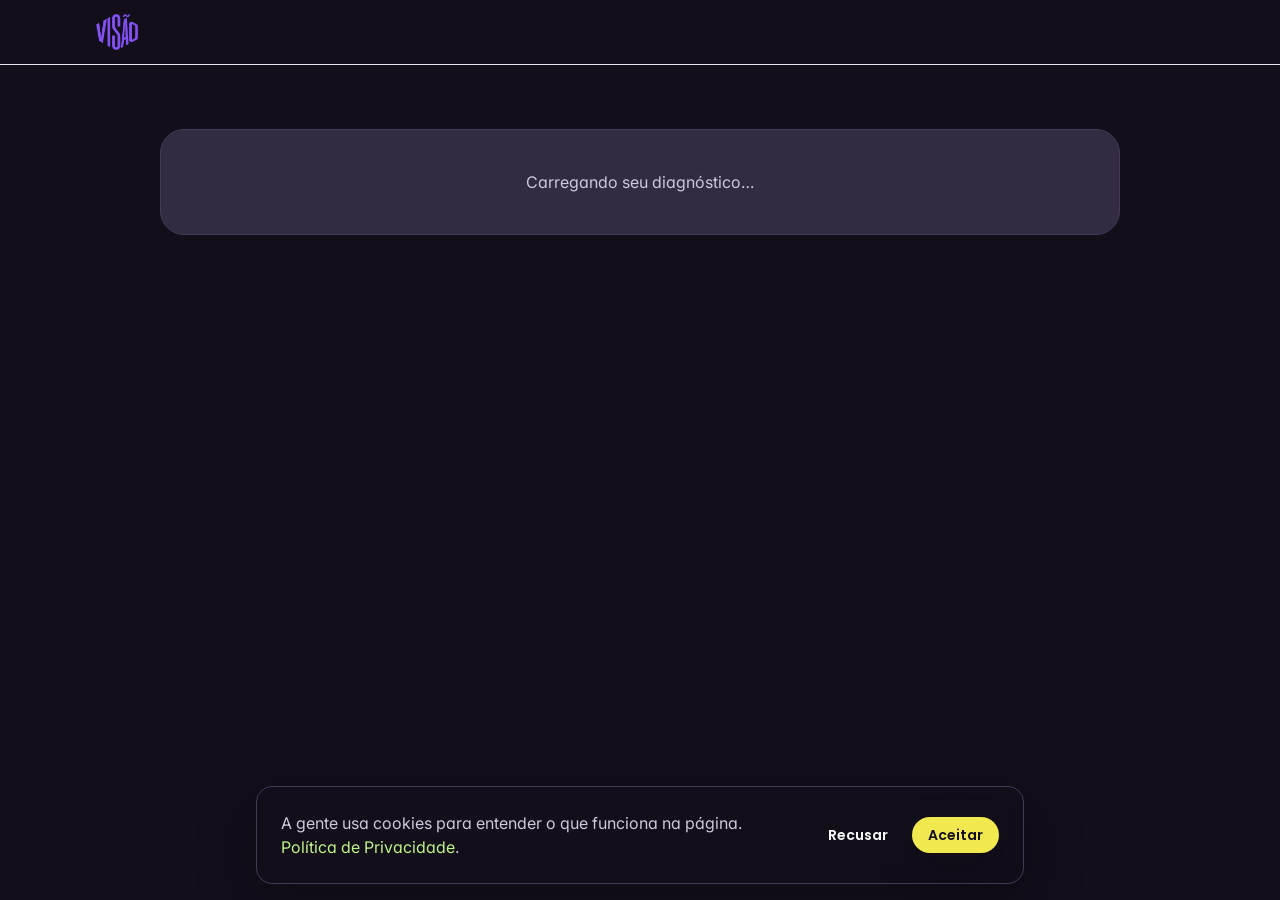
<file: obrigado.html>
<!doctype html>
<html lang="pt-BR">
<head>
  <meta charset="utf-8" />
  <meta name="viewport" content="width=device-width, initial-scale=1" />
  <title>Obrigado! Seu diagnóstico está a caminho — Visão</title>
  <link rel="icon" href="assets/img/logo.png" />
  <link rel="apple-touch-icon" href="assets/img/logo.png" />

  <link rel="preconnect" href="https://fonts.googleapis.com" />
  <link rel="preconnect" href="https://fonts.gstatic.com" crossorigin />
  <link rel="preconnect" href="https://unpkg.com" crossorigin />
  <link rel="preload" as="style" href="https://fonts.googleapis.com/css2?family=Caveat&family=Inter:wght@400;500;600;700&family=Nunito:wght@400;600;700;800&family=Poppins:wght@400;500;600;700;800&display=swap" />
  <link rel="stylesheet" href="https://fonts.googleapis.com/css2?family=Caveat&family=Inter:wght@400;500;600;700&family=Nunito:wght@400;600;700;800&family=Poppins:wght@400;500;600;700;800&display=swap" media="print" onload="this.media='all'" />
  <noscript><link rel="stylesheet" href="https://fonts.googleapis.com/css2?family=Caveat&family=Inter:wght@400;500;600;700&family=Nunito:wght@400;600;700;800&family=Poppins:wght@400;500;600;700;800&display=swap" /></noscript>

  <style id="visao-css">*,:after,:before{--tw-border-spacing-x:0;--tw-border-spacing-y:0;--tw-translate-x:0;--tw-translate-y:0;--tw-rotate:0;--tw-skew-x:0;--tw-skew-y:0;--tw-scale-x:1;--tw-scale-y:1;--tw-pan-x: ;--tw-pan-y: ;--tw-pinch-zoom: ;--tw-scroll-snap-strictness:proximity;--tw-gradient-from-position: ;--tw-gradient-via-position: ;--tw-gradient-to-position: ;--tw-ordinal: ;--tw-slashed-zero: ;--tw-numeric-figure: ;--tw-numeric-spacing: ;--tw-numeric-fraction: ;--tw-ring-inset: ;--tw-ring-offset-width:0px;--tw-ring-offset-color:#fff;--tw-ring-color:rgba(147,197,253,.5);--tw-ring-offset-shadow:0 0 #0000;--tw-ring-shadow:0 0 #0000;--tw-shadow:0 0 #0000;--tw-shadow-colored:0 0 #0000;--tw-blur: ;--tw-brightness: ;--tw-contrast: ;--tw-grayscale: ;--tw-hue-rotate: ;--tw-invert: ;--tw-saturate: ;--tw-sepia: ;--tw-drop-shadow: ;--tw-backdrop-blur: ;--tw-backdrop-brightness: ;--tw-backdrop-contrast: ;--tw-backdrop-grayscale: ;--tw-backdrop-hue-rotate: ;--tw-backdrop-invert: ;--tw-backdrop-opacity: ;--tw-backdrop-saturate: ;--tw-backdrop-sepia: ;--tw-contain-size: ;--tw-contain-layout: ;--tw-contain-paint: ;--tw-contain-style: }::backdrop{--tw-border-spacing-x:0;--tw-border-spacing-y:0;--tw-translate-x:0;--tw-translate-y:0;--tw-rotate:0;--tw-skew-x:0;--tw-skew-y:0;--tw-scale-x:1;--tw-scale-y:1;--tw-pan-x: ;--tw-pan-y: ;--tw-pinch-zoom: ;--tw-scroll-snap-strictness:proximity;--tw-gradient-from-position: ;--tw-gradient-via-position: ;--tw-gradient-to-position: ;--tw-ordinal: ;--tw-slashed-zero: ;--tw-numeric-figure: ;--tw-numeric-spacing: ;--tw-numeric-fraction: ;--tw-ring-inset: ;--tw-ring-offset-width:0px;--tw-ring-offset-color:#fff;--tw-ring-color:rgba(147,197,253,.5);--tw-ring-offset-shadow:0 0 #0000;--tw-ring-shadow:0 0 #0000;--tw-shadow:0 0 #0000;--tw-shadow-colored:0 0 #0000;--tw-blur: ;--tw-brightness: ;--tw-contrast: ;--tw-grayscale: ;--tw-hue-rotate: ;--tw-invert: ;--tw-saturate: ;--tw-sepia: ;--tw-drop-shadow: ;--tw-backdrop-blur: ;--tw-backdrop-brightness: ;--tw-backdrop-contrast: ;--tw-backdrop-grayscale: ;--tw-backdrop-hue-rotate: ;--tw-backdrop-invert: ;--tw-backdrop-opacity: ;--tw-backdrop-saturate: ;--tw-backdrop-sepia: ;--tw-contain-size: ;--tw-contain-layout: ;--tw-contain-paint: ;--tw-contain-style: }/*! tailwindcss v3.4.15 | MIT License | https://tailwindcss.com*/*,:after,:before{box-sizing:border-box;border:0 solid #e5e7eb}:after,:before{--tw-content:""}:host,html{line-height:1.5;-webkit-text-size-adjust:100%;-moz-tab-size:4;-o-tab-size:4;tab-size:4;font-family:ui-sans-serif,system-ui,sans-serif,Apple Color Emoji,Segoe UI Emoji,Segoe UI Symbol,Noto Color Emoji;font-feature-settings:normal;font-variation-settings:normal;-webkit-tap-highlight-color:transparent}body{margin:0;line-height:inherit}hr{height:0;color:inherit;border-top-width:1px}abbr:where([title]){-webkit-text-decoration:underline dotted;text-decoration:underline dotted}h1,h2,h3,h4,h5,h6{font-size:inherit;font-weight:inherit}a{color:inherit;text-decoration:inherit}b,strong{font-weight:bolder}code,kbd,pre,samp{font-family:ui-monospace,SFMono-Regular,Menlo,Monaco,Consolas,Liberation Mono,Courier New,monospace;font-feature-settings:normal;font-variation-settings:normal;font-size:1em}small{font-size:80%}sub,sup{font-size:75%;line-height:0;position:relative;vertical-align:baseline}sub{bottom:-.25em}sup{top:-.5em}table{text-indent:0;border-color:inherit;border-collapse:collapse}button,input,optgroup,select,textarea{font-family:inherit;font-feature-settings:inherit;font-variation-settings:inherit;font-size:100%;font-weight:inherit;line-height:inherit;letter-spacing:inherit;color:inherit;margin:0;padding:0}button,select{text-transform:none}button,input:where([type=button]),input:where([type=reset]),input:where([type=submit]){-webkit-appearance:button;background-color:transparent;background-image:none}:-moz-focusring{outline:auto}:-moz-ui-invalid{box-shadow:none}progress{vertical-align:baseline}::-webkit-inner-spin-button,::-webkit-outer-spin-button{height:auto}[type=search]{-webkit-appearance:textfield;outline-offset:-2px}::-webkit-search-decoration{-webkit-appearance:none}::-webkit-file-upload-button{-webkit-appearance:button;font:inherit}summary{display:list-item}blockquote,dd,dl,figure,h1,h2,h3,h4,h5,h6,hr,p,pre{margin:0}fieldset{margin:0}fieldset,legend{padding:0}menu,ol,ul{list-style:none;margin:0;padding:0}dialog{padding:0}textarea{resize:vertical}input::-moz-placeholder,textarea::-moz-placeholder{opacity:1;color:#9ca3af}input::placeholder,textarea::placeholder{opacity:1;color:#9ca3af}[role=button],button{cursor:pointer}:disabled{cursor:default}audio,canvas,embed,iframe,img,object,svg,video{display:block;vertical-align:middle}img,video{max-width:100%;height:auto}[hidden]:where(:not([hidden=until-found])){display:none}.sr-only{position:absolute;width:1px;height:1px;padding:0;margin:-1px;overflow:hidden;clip:rect(0,0,0,0);white-space:nowrap;border-width:0}.pointer-events-none{pointer-events:none}.fixed{position:fixed}.absolute{position:absolute}.relative{position:relative}.sticky{position:sticky}.inset-0{inset:0}.inset-x-4{left:1rem;right:1rem}.-bottom-40{bottom:-10rem}.-bottom-48{bottom:-12rem}.-left-10{left:-2.5rem}.-left-12{left:-3rem}.-left-28{left:-7rem}.-left-32{left:-8rem}.-left-40{left:-10rem}.-right-32{right:-8rem}.-right-40{right:-10rem}.-top-10{top:-2.5rem}.-top-28{top:-7rem}.-top-32{top:-8rem}.-top-40{top:-10rem}.bottom-0{bottom:0}.bottom-4{bottom:1rem}.left-1{left:.25rem}.left-1\/2{left:50%}.right-6{right:1.5rem}.top-0{top:0}.top-1{top:.25rem}.top-1\/2{top:50%}.top-10{top:2.5rem}.top-5{top:1.25rem}.top-6{top:1.5rem}.z-10{z-index:10}.z-40{z-index:40}.z-50{z-index:50}.mx-auto{margin-left:auto;margin-right:auto}.mb-1{margin-bottom:.25rem}.ml-1{margin-left:.25rem}.ml-2{margin-left:.5rem}.mr-2{margin-right:.5rem}.mt-1{margin-top:.25rem}.mt-10{margin-top:2.5rem}.mt-12{margin-top:3rem}.mt-14{margin-top:3.5rem}.mt-2{margin-top:.5rem}.mt-3{margin-top:.75rem}.mt-4{margin-top:1rem}.mt-5{margin-top:1.25rem}.mt-6{margin-top:1.5rem}.mt-8{margin-top:2rem}.mt-auto{margin-top:auto}.block{display:block}.flex{display:flex}.inline-flex{display:inline-flex}.table{display:table}.grid{display:grid}.hidden{display:none}.aspect-square{aspect-ratio:1/1}.h-1{height:.25rem}.h-1\.5{height:.375rem}.h-12{height:3rem}.h-14{height:3.5rem}.h-16{height:4rem}.h-2{height:.5rem}.h-24{height:6rem}.h-3{height:.75rem}.h-3\.5{height:.875rem}.h-32{height:8rem}.h-4{height:1rem}.h-6{height:1.5rem}.h-72{height:18rem}.h-8{height:2rem}.h-80{height:20rem}.h-9{height:2.25rem}.h-\[420px\]{height:420px}.h-\[520px\]{height:520px}.h-\[640px\]{height:640px}.h-\[720px\]{height:720px}.h-auto{height:auto}.h-full{height:100%}.min-h-\[360px\]{min-height:360px}.min-h-screen{min-height:100vh}.w-14{width:3.5rem}.w-2{width:.5rem}.w-3{width:.75rem}.w-3\.5{width:.875rem}.w-4{width:1rem}.w-6{width:1.5rem}.w-72{width:18rem}.w-8{width:2rem}.w-80{width:20rem}.w-\[420px\]{width:420px}.w-\[520px\]{width:520px}.w-\[640px\]{width:640px}.w-\[720px\]{width:720px}.w-auto{width:auto}.w-full{width:100%}.max-w-2xl{max-width:42rem}.max-w-3xl{max-width:48rem}.max-w-5xl{max-width:64rem}.max-w-6xl{max-width:72rem}.max-w-md{max-width:28rem}.max-w-none{max-width:none}.max-w-sm{max-width:24rem}.max-w-xl{max-width:36rem}.max-w-xs{max-width:20rem}.flex-1{flex:1 1 0%}.shrink-0{flex-shrink:0}.-translate-x-1{--tw-translate-x:-0.25rem}.-translate-x-1,.-translate-x-1\/2{transform:translate(var(--tw-translate-x),var(--tw-translate-y)) rotate(var(--tw-rotate)) skewX(var(--tw-skew-x)) skewY(var(--tw-skew-y)) scaleX(var(--tw-scale-x)) scaleY(var(--tw-scale-y))}.-translate-x-1\/2{--tw-translate-x:-50%}.-translate-y-0{--tw-translate-y:-0px}.-translate-y-0,.-translate-y-1{transform:translate(var(--tw-translate-x),var(--tw-translate-y)) rotate(var(--tw-rotate)) skewX(var(--tw-skew-x)) skewY(var(--tw-skew-y)) scaleX(var(--tw-scale-x)) scaleY(var(--tw-scale-y))}.-translate-y-1{--tw-translate-y:-0.25rem}.-translate-y-1\/2{--tw-translate-y:-50%}.-translate-y-1\/2,.translate-y-24{transform:translate(var(--tw-translate-x),var(--tw-translate-y)) rotate(var(--tw-rotate)) skewX(var(--tw-skew-x)) skewY(var(--tw-skew-y)) scaleX(var(--tw-scale-x)) scaleY(var(--tw-scale-y))}.translate-y-24{--tw-translate-y:6rem}.transform{transform:translate(var(--tw-translate-x),var(--tw-translate-y)) rotate(var(--tw-rotate)) skewX(var(--tw-skew-x)) skewY(var(--tw-skew-y)) scaleX(var(--tw-scale-x)) scaleY(var(--tw-scale-y))}.select-none{-webkit-user-select:none;-moz-user-select:none;user-select:none}.grid-cols-2{grid-template-columns:repeat(2,minmax(0,1fr))}.flex-col{flex-direction:column}.flex-wrap{flex-wrap:wrap}.items-start{align-items:flex-start}.items-center{align-items:center}.items-stretch{align-items:stretch}.justify-center{justify-content:center}.justify-between{justify-content:space-between}.gap-1{gap:.25rem}.gap-1\.5{gap:.375rem}.gap-10{gap:2.5rem}.gap-12{gap:3rem}.gap-2{gap:.5rem}.gap-3{gap:.75rem}.gap-4{gap:1rem}.gap-5{gap:1.25rem}.gap-6{gap:1.5rem}.gap-8{gap:2rem}.space-y-2>:not([hidden])~:not([hidden]){--tw-space-y-reverse:0;margin-top:calc(.5rem*(1 - var(--tw-space-y-reverse)));margin-bottom:calc(.5rem*var(--tw-space-y-reverse))}.space-y-3>:not([hidden])~:not([hidden]){--tw-space-y-reverse:0;margin-top:calc(.75rem*(1 - var(--tw-space-y-reverse)));margin-bottom:calc(.75rem*var(--tw-space-y-reverse))}.space-y-5>:not([hidden])~:not([hidden]){--tw-space-y-reverse:0;margin-top:calc(1.25rem*(1 - var(--tw-space-y-reverse)));margin-bottom:calc(1.25rem*var(--tw-space-y-reverse))}.divide-y>:not([hidden])~:not([hidden]){--tw-divide-y-reverse:0;border-top-width:calc(1px*(1 - var(--tw-divide-y-reverse)));border-bottom-width:calc(1px*var(--tw-divide-y-reverse))}.divide-primary-200>:not([hidden])~:not([hidden]){border-color:var(--vision-purple-200)}.overflow-hidden{overflow:hidden}.rounded{border-radius:.25rem}.rounded-2xl{border-radius:1rem}.rounded-3xl{border-radius:1.5rem}.rounded-\[2\.5rem\]{border-radius:2.5rem}.rounded-full,.rounded-pill{border-radius:9999px}.rounded-xl{border-radius:.75rem}.border{border-width:1px}.border-2{border-width:2px}.border-b{border-bottom-width:1px}.border-t{border-top-width:1px}.border-edge{border-color:var(--border-default)}.border-edge-light{border-color:var(--border-light)}.border-primary{border-color:var(--primary)}.border-primary-200{border-color:var(--vision-purple-200)}.border-white{--tw-border-opacity:1;border-color:rgb(255 255 255/var(--tw-border-opacity,1))}.border-white\/15{border-color:hsla(0,0%,100%,.15)}.border-white\/25{border-color:hsla(0,0%,100%,.25)}.bg-accent{background-color:var(--accent)}.bg-canvas{background-color:var(--background)}.bg-card{background-color:var(--background-card)}.bg-primary{background-color:var(--primary)}.bg-primary-100{background-color:var(--vision-purple-100)}.bg-primary-800{background-color:var(--vision-purple-800)}.bg-secondary-100{background-color:var(--vision-blue-100)}.bg-section{background-color:var(--background-section)}.bg-soft{background-color:var(--background-soft)}.bg-support{background-color:var(--support)}.bg-support-200{background-color:var(--vision-green-200)}.bg-support-300{background-color:var(--vision-green-300)}.bg-transparent{background-color:transparent}.bg-white{--tw-bg-opacity:1;background-color:rgb(255 255 255/var(--tw-bg-opacity,1))}.bg-white\/70{background-color:hsla(0,0%,100%,.7)}.bg-white\/\[0\.06\]{background-color:hsla(0,0%,100%,.06)}.bg-white\/\[0\.08\]{background-color:hsla(0,0%,100%,.08)}.bg-white\/\[0\.18\]{background-color:hsla(0,0%,100%,.18)}.bg-gradient-card{background-image:var(--gradient-card)}.bg-gradient-cta{background-image:var(--gradient-cta)}.bg-gradient-hero{background-image:var(--gradient-hero)}.bg-gradient-orbital{background-image:var(--gradient-orbital)}.bg-gradient-to-b{background-image:linear-gradient(to bottom,var(--tw-gradient-stops))}.bg-gradient-to-br{background-image:linear-gradient(to bottom right,var(--tw-gradient-stops))}.from-primary-800{--tw-gradient-from:var(--vision-purple-800) var(--tw-gradient-from-position);--tw-gradient-to:hsla(0,0%,100%,0) var(--tw-gradient-to-position);--tw-gradient-stops:var(--tw-gradient-from),var(--tw-gradient-to)}.from-secondary{--tw-gradient-from:var(--secondary) var(--tw-gradient-from-position);--tw-gradient-to:hsla(0,0%,100%,0) var(--tw-gradient-to-position);--tw-gradient-stops:var(--tw-gradient-from),var(--tw-gradient-to)}.via-primary-700{--tw-gradient-to:hsla(0,0%,100%,0) var(--tw-gradient-to-position);--tw-gradient-stops:var(--tw-gradient-from),var(--vision-purple-700) var(--tw-gradient-via-position),var(--tw-gradient-to)}.to-primary-800{--tw-gradient-to:var(--vision-purple-800) var(--tw-gradient-to-position)}.to-secondary-dark{--tw-gradient-to:var(--secondary-dark) var(--tw-gradient-to-position)}.to-transparent{--tw-gradient-to:transparent var(--tw-gradient-to-position)}.bg-clip-text{-webkit-background-clip:text;background-clip:text}.object-cover{-o-object-fit:cover;object-fit:cover}.object-top{-o-object-position:top;object-position:top}.p-10{padding:2.5rem}.p-4{padding:1rem}.p-5{padding:1.25rem}.p-6{padding:1.5rem}.p-8{padding:2rem}.px-2{padding-left:.5rem;padding-right:.5rem}.px-3{padding-left:.75rem;padding-right:.75rem}.px-4{padding-left:1rem;padding-right:1rem}.px-5{padding-left:1.25rem;padding-right:1.25rem}.px-6{padding-left:1.5rem;padding-right:1.5rem}.px-8{padding-left:2rem;padding-right:2rem}.py-0{padding-top:0;padding-bottom:0}.py-0\.5{padding-top:.125rem;padding-bottom:.125rem}.py-1{padding-top:.25rem;padding-bottom:.25rem}.py-10{padding-top:2.5rem;padding-bottom:2.5rem}.py-12{padding-top:3rem;padding-bottom:3rem}.py-14{padding-top:3.5rem;padding-bottom:3.5rem}.py-16{padding-top:4rem;padding-bottom:4rem}.py-2{padding-top:.5rem;padding-bottom:.5rem}.py-20{padding-top:5rem;padding-bottom:5rem}.py-28{padding-top:7rem;padding-bottom:7rem}.py-3{padding-top:.75rem;padding-bottom:.75rem}.py-4{padding-top:1rem;padding-bottom:1rem}.py-5{padding-top:1.25rem;padding-bottom:1.25rem}.pb-10{padding-bottom:2.5rem}.pb-12{padding-bottom:3rem}.pb-16{padding-bottom:4rem}.pb-28{padding-bottom:7rem}.pb-6{padding-bottom:1.5rem}.pr-10{padding-right:2.5rem}.pt-10{padding-top:2.5rem}.pt-12{padding-top:3rem}.pt-16{padding-top:4rem}.pt-4{padding-top:1rem}.pt-6{padding-top:1.5rem}.text-left{text-align:left}.text-center{text-align:center}.font-body{font-family:Inter,system-ui,sans-serif}.font-heading{font-family:Poppins,system-ui,sans-serif}.font-human{font-family:Nunito,system-ui,sans-serif}.font-mono{font-family:ui-monospace,SFMono-Regular,Menlo,Monaco,Consolas,Liberation Mono,Courier New,monospace}.font-slogan{font-family:Caveat,cursive}.text-2xl{font-size:1.5rem;line-height:2rem}.text-3xl{font-size:1.875rem;line-height:2.25rem}.text-4xl{font-size:2.25rem;line-height:2.5rem}.text-5xl{font-size:3rem;line-height:1}.text-\[10px\]{font-size:10px}.text-\[9px\]{font-size:9px}.text-base{font-size:1rem;line-height:1.5rem}.text-lg{font-size:1.125rem;line-height:1.75rem}.text-sm{font-size:.875rem;line-height:1.25rem}.text-xl{font-size:1.25rem;line-height:1.75rem}.text-xs{font-size:.75rem;line-height:1rem}.font-bold{font-weight:700}.font-extrabold{font-weight:800}.font-medium{font-weight:500}.font-semibold{font-weight:600}.uppercase{text-transform:uppercase}.italic{font-style:italic}.leading-\[1\.02\]{line-height:1.02}.leading-relaxed{line-height:1.625}.leading-snug{line-height:1.375}.leading-tight{line-height:1.25}.tracking-\[0\.32em\]{letter-spacing:.32em}.tracking-\[0\.3em\]{letter-spacing:.3em}.tracking-wider{letter-spacing:.05em}.tracking-widest{letter-spacing:.1em}.text-accent{color:var(--accent)}.text-dim{color:var(--text-soft)}.text-error{color:var(--error)}.text-fg{color:var(--text-default)}.text-ink{color:var(--text-dark)}.text-mute{color:var(--text-muted)}.text-primary{color:var(--primary)}.text-primary-200{color:var(--vision-purple-200)}.text-primary-300{color:var(--vision-purple-300)}.text-primary-700{color:var(--vision-purple-700)}.text-primary-800{color:var(--vision-purple-800)}.text-secondary-700{color:var(--vision-blue-700)}.text-support{color:var(--support)}.text-support-800{color:var(--vision-green-800)}.text-support-900{color:var(--vision-green-900)}.text-transparent{color:transparent}.text-white{--tw-text-opacity:1;color:rgb(255 255 255/var(--tw-text-opacity,1))}.text-white\/70{color:hsla(0,0%,100%,.7)}.text-white\/75{color:hsla(0,0%,100%,.75)}.text-white\/80{color:hsla(0,0%,100%,.8)}.text-white\/85{color:hsla(0,0%,100%,.85)}.text-white\/90{color:hsla(0,0%,100%,.9)}.text-white\/95{color:hsla(0,0%,100%,.95)}.opacity-0{opacity:0}.opacity-20{opacity:.2}.opacity-30{opacity:.3}.opacity-40{opacity:.4}.opacity-50{opacity:.5}.opacity-60{opacity:.6}.opacity-70{opacity:.7}.opacity-95{opacity:.95}.shadow-glow-purple{--tw-shadow:var(--shadow-glow-purple);--tw-shadow-colored:var(--shadow-glow-purple)}.shadow-glow-purple,.shadow-vision-card{box-shadow:var(--tw-ring-offset-shadow,0 0 #0000),var(--tw-ring-shadow,0 0 #0000),var(--tw-shadow)}.shadow-vision-card{--tw-shadow:var(--shadow-card);--tw-shadow-colored:var(--shadow-card)}.shadow-vision-soft{--tw-shadow:var(--shadow-soft);--tw-shadow-colored:var(--shadow-soft);box-shadow:var(--tw-ring-offset-shadow,0 0 #0000),var(--tw-ring-shadow,0 0 #0000),var(--tw-shadow)}.outline-none{outline:2px solid transparent;outline-offset:2px}.ring-2{--tw-ring-offset-shadow:var(--tw-ring-inset) 0 0 0 var(--tw-ring-offset-width) var(--tw-ring-offset-color);--tw-ring-shadow:var(--tw-ring-inset) 0 0 0 calc(2px + var(--tw-ring-offset-width)) var(--tw-ring-color);box-shadow:var(--tw-ring-offset-shadow),var(--tw-ring-shadow),var(--tw-shadow,0 0 #0000)}.ring-primary{--tw-ring-color:var(--primary)}.filter{filter:var(--tw-blur) var(--tw-brightness) var(--tw-contrast) var(--tw-grayscale) var(--tw-hue-rotate) var(--tw-invert) var(--tw-saturate) var(--tw-sepia) var(--tw-drop-shadow)}.backdrop-blur{--tw-backdrop-blur:blur(8px)}.backdrop-blur,.backdrop-blur-md{-webkit-backdrop-filter:var(--tw-backdrop-blur) var(--tw-backdrop-brightness) var(--tw-backdrop-contrast) var(--tw-backdrop-grayscale) var(--tw-backdrop-hue-rotate) var(--tw-backdrop-invert) var(--tw-backdrop-opacity) var(--tw-backdrop-saturate) var(--tw-backdrop-sepia);backdrop-filter:var(--tw-backdrop-blur) var(--tw-backdrop-brightness) var(--tw-backdrop-contrast) var(--tw-backdrop-grayscale) var(--tw-backdrop-hue-rotate) var(--tw-backdrop-invert) var(--tw-backdrop-opacity) var(--tw-backdrop-saturate) var(--tw-backdrop-sepia)}.backdrop-blur-md{--tw-backdrop-blur:blur(12px)}.backdrop-blur-xl{--tw-backdrop-blur:blur(24px);-webkit-backdrop-filter:var(--tw-backdrop-blur) var(--tw-backdrop-brightness) var(--tw-backdrop-contrast) var(--tw-backdrop-grayscale) var(--tw-backdrop-hue-rotate) var(--tw-backdrop-invert) var(--tw-backdrop-opacity) var(--tw-backdrop-saturate) var(--tw-backdrop-sepia);backdrop-filter:var(--tw-backdrop-blur) var(--tw-backdrop-brightness) var(--tw-backdrop-contrast) var(--tw-backdrop-grayscale) var(--tw-backdrop-hue-rotate) var(--tw-backdrop-invert) var(--tw-backdrop-opacity) var(--tw-backdrop-saturate) var(--tw-backdrop-sepia)}.transition{transition-property:color,background-color,border-color,text-decoration-color,fill,stroke,opacity,box-shadow,transform,filter,-webkit-backdrop-filter;transition-property:color,background-color,border-color,text-decoration-color,fill,stroke,opacity,box-shadow,transform,filter,backdrop-filter;transition-property:color,background-color,border-color,text-decoration-color,fill,stroke,opacity,box-shadow,transform,filter,backdrop-filter,-webkit-backdrop-filter;transition-timing-function:cubic-bezier(.4,0,.2,1);transition-duration:.15s}.transition-all{transition-property:all;transition-timing-function:cubic-bezier(.4,0,.2,1);transition-duration:.15s}.transition-transform{transition-property:transform;transition-timing-function:cubic-bezier(.4,0,.2,1);transition-duration:.15s}.duration-200{transition-duration:.2s}.duration-300{transition-duration:.3s}.duration-500{transition-duration:.5s}.ease-in{transition-timing-function:cubic-bezier(.4,0,1,1)}.ease-out{transition-timing-function:cubic-bezier(0,0,.2,1)}:root{--vision-purple-100:#efe8ff;--vision-purple-200:#d9c8ff;--vision-purple-300:#b997ff;--vision-purple-400:#9a6af7;--vision-purple-500:#8350f2;--vision-purple-600:#683fbf;--vision-purple-700:#4d308c;--vision-purple-800:#311e59;--vision-purple-900:#1e1633;--vision-blue-100:#eef2ff;--vision-blue-200:#dce5ff;--vision-blue-300:#bdcbff;--vision-blue-400:#9caef8;--vision-blue-500:#859ef6;--vision-blue-600:#667fd4;--vision-blue-700:#4d62a6;--vision-blue-800:#364677;--vision-blue-900:#202a49;--vision-green-100:#f3ffe5;--vision-green-200:#e5ffc7;--vision-green-300:#d5ffa5;--vision-green-400:#c9fa8f;--vision-green-500:#c0f685;--vision-green-600:#98d85d;--vision-green-700:#70a93f;--vision-green-800:#4d782c;--vision-green-900:#2f4a1b;--vision-yellow-100:#fffde0;--vision-yellow-200:#fff9ad;--vision-yellow-300:#fff47a;--vision-yellow-400:#f8ef5d;--vision-yellow-500:#f2e850;--vision-yellow-600:#d6ca31;--vision-yellow-700:#a89d22;--vision-yellow-800:#766e18;--vision-yellow-900:#46410e;--vision-dark-100:#e8e5ef;--vision-dark-200:#cfc9dc;--vision-dark-300:#a99fbd;--vision-dark-400:#7d718f;--vision-dark-500:#5b506e;--vision-dark-600:#453a58;--vision-dark-700:#322b41;--vision-dark-800:#211b2d;--vision-dark-900:#120e1a;--vision-off-white:#f9faf9;--vision-black:#0d0c00;--primary-light:#9a6af7;--primary:#8350f2;--primary-dark:#311e59;--secondary-light:#bdcbff;--secondary:#859ef6;--secondary-dark:#4d62a6;--accent-light:#fff47a;--accent:#f2e850;--accent-dark:#a89d22;--support-light:#d5ffa5;--support:#c0f685;--support-dark:#70a93f;--background:#120e1a;--background-soft:#211b2d;--background-card:#322b41;--background-card-hover:#453a58;--background-light:#f9faf9;--background-section:#efe8ff;--text-default:#f9faf9;--text-muted:#cfc9dc;--text-soft:#a99fbd;--text-dark:#120e1a;--text-over-primary:#f9faf9;--text-over-primary-dark:#f9faf9;--text-over-primary-light:#120e1a;--text-over-secondary:#120e1a;--text-over-accent:#120e1a;--text-over-support:#120e1a;--text-over-dark:#f9faf9;--text-disabled:#a99fbd;--link-color:#c0f685;--link-hover:#f2e850;--border-light:#453a58;--border-default:#5b506e;--border-strong:#8350f2;--divider:#453a58;--success:#c0f685;--warning:#f2e850;--error:#d94b5c;--info:#859ef6;--text-over-success:#120e1a;--text-over-warning:#120e1a;--text-over-error:#f9faf9;--text-over-info:#120e1a;--disabled:#5b506e;--focus-ring:#f2e850;--selection-background:#8350f2;--selection-text:#f9faf9;--gradient-hero:linear-gradient(135deg,#120e1a,#311e59 48%,#8350f2);--gradient-card:linear-gradient(145deg,#322b41,#211b2d);--gradient-cta:linear-gradient(135deg,#f2e850,#c0f685);--gradient-orbital:linear-gradient(135deg,#8350f2,#859ef6 50%,#c0f685);--shadow-soft:0 16px 40px rgba(13,12,0,.18);--shadow-card:0 20px 60px rgba(13,12,0,.28);--shadow-glow-purple:0 0 40px rgba(131,80,242,.35);--shadow-glow-yellow:0 0 32px rgba(242,232,80,.28)}.theme-light{--text-default:#120e1a;--text-muted:#5b506e;--text-soft:#7d718f}::-moz-selection{background:var(--selection-background);color:var(--selection-text)}::selection{background:var(--selection-background);color:var(--selection-text)}html{scroll-behavior:smooth}body{background:var(--background);color:var(--text-default);-webkit-font-smoothing:antialiased;-moz-osx-font-smoothing:grayscale;font-feature-settings:"ss01","cv11";font-family:Inter,system-ui,sans-serif}:focus-visible{outline:2px solid var(--focus-ring);outline-offset:2px;border-radius:4px}[data-reveal]{opacity:0;transform:translateY(24px);transition:opacity .55s cubic-bezier(.22,1,.36,1),transform .55s cubic-bezier(.22,1,.36,1);transition-delay:var(--reveal-delay,0s)}[data-reveal].is-visible{opacity:1;transform:translateY(0)}@media (prefers-reduced-motion:reduce){[data-reveal]{opacity:1;transform:none;transition:none}}.step-enter{animation:stepEnter .38s cubic-bezier(.22,1,.36,1) both}@keyframes stepEnter{0%{opacity:0;transform:translateX(32px) scale(.985);filter:blur(2px)}to{opacity:1;transform:translateX(0) scale(1);filter:blur(0)}}.step-exit{animation:stepExit .22s ease-in both;pointer-events:none}@keyframes stepExit{0%{opacity:1;transform:translateX(0) scale(1);filter:blur(0)}to{opacity:0;transform:translateX(-28px) scale(.985);filter:blur(2px)}}@media (prefers-reduced-motion:reduce){.step-enter,.step-exit{animation:none}}.faq-panel{display:grid;grid-template-rows:0fr;transition:grid-template-rows .25s ease-out}.faq-panel.open{grid-template-rows:1fr}.faq-panel>div{overflow:hidden}.prose>h2{margin-top:2.5rem;font-family:Poppins,system-ui,sans-serif;font-size:1.25rem;line-height:1.75rem;font-weight:700;color:var(--text-default)}.prose>p{margin-top:.75rem;line-height:1.625}.prose>ul{margin-top:.75rem;list-style:disc;padding-left:1.5rem}.prose>ul>li{margin-top:.5rem}@media (max-width:767px){svg.pointer-events-none.absolute{display:none!important}.backdrop-blur,.backdrop-blur-md,.backdrop-blur-xl{backdrop-filter:none!important;-webkit-backdrop-filter:none!important}.py-20,.py-24,.py-28{padding-top:3.5rem;padding-bottom:3.5rem}main>section:nth-of-type(n+2){content-visibility:auto;contain-intrinsic-size:auto 700px}}.hover\:-translate-y-0\.5:hover{--tw-translate-y:-0.125rem}.hover\:-translate-y-0\.5:hover,.hover\:-translate-y-1:hover{transform:translate(var(--tw-translate-x),var(--tw-translate-y)) rotate(var(--tw-rotate)) skewX(var(--tw-skew-x)) skewY(var(--tw-skew-y)) scaleX(var(--tw-scale-x)) scaleY(var(--tw-scale-y))}.hover\:-translate-y-1:hover{--tw-translate-y:-0.25rem}.hover\:border-primary:hover{border-color:var(--primary)}.hover\:border-primary-400:hover{border-color:var(--vision-purple-400)}.hover\:bg-card:hover{background-color:var(--background-card)}.hover\:bg-card-hover:hover{background-color:var(--background-card-hover)}.hover\:text-accent:hover{color:var(--accent)}.hover\:text-fg:hover{color:var(--text-default)}.hover\:text-primary-light:hover{color:var(--primary-light)}.hover\:shadow-glow-purple:hover{--tw-shadow:var(--shadow-glow-purple);--tw-shadow-colored:var(--shadow-glow-purple)}.hover\:shadow-glow-purple:hover,.hover\:shadow-glow-yellow:hover{box-shadow:var(--tw-ring-offset-shadow,0 0 #0000),var(--tw-ring-shadow,0 0 #0000),var(--tw-shadow)}.hover\:shadow-glow-yellow:hover{--tw-shadow:var(--shadow-glow-yellow);--tw-shadow-colored:var(--shadow-glow-yellow)}.hover\:shadow-vision-card:hover{--tw-shadow:var(--shadow-card);--tw-shadow-colored:var(--shadow-card)}.hover\:shadow-vision-card:hover,.hover\:shadow-vision-soft:hover{box-shadow:var(--tw-ring-offset-shadow,0 0 #0000),var(--tw-ring-shadow,0 0 #0000),var(--tw-shadow)}.hover\:shadow-vision-soft:hover{--tw-shadow:var(--shadow-soft);--tw-shadow-colored:var(--shadow-soft)}.focus\:not-sr-only:focus{position:static;width:auto;height:auto;padding:0;margin:0;overflow:visible;clip:auto;white-space:normal}.focus\:fixed:focus{position:fixed}.focus\:left-4:focus{left:1rem}.focus\:top-4:focus{top:1rem}.focus\:z-\[60\]:focus{z-index:60}.focus\:rounded-pill:focus{border-radius:9999px}.focus\:border-primary:focus{border-color:var(--primary)}.focus\:bg-accent:focus{background-color:var(--accent)}.focus\:px-4:focus{padding-left:1rem;padding-right:1rem}.focus\:py-2:focus{padding-top:.5rem;padding-bottom:.5rem}.focus\:font-heading:focus{font-family:Poppins,system-ui,sans-serif}.focus\:text-sm:focus{font-size:.875rem;line-height:1.25rem}.focus\:font-semibold:focus{font-weight:600}.focus\:text-ink:focus{color:var(--text-dark)}.focus\:ring-2:focus{--tw-ring-offset-shadow:var(--tw-ring-inset) 0 0 0 var(--tw-ring-offset-width) var(--tw-ring-offset-color);--tw-ring-shadow:var(--tw-ring-inset) 0 0 0 calc(2px + var(--tw-ring-offset-width)) var(--tw-ring-color);box-shadow:var(--tw-ring-offset-shadow),var(--tw-ring-shadow),var(--tw-shadow,0 0 #0000)}.focus\:ring-primary:focus{--tw-ring-color:var(--primary)}.disabled\:cursor-not-allowed:disabled{cursor:not-allowed}.disabled\:opacity-50:disabled{opacity:.5}.group:hover .group-hover\:scale-\[1\.03\]{--tw-scale-x:1.03;--tw-scale-y:1.03;transform:translate(var(--tw-translate-x),var(--tw-translate-y)) rotate(var(--tw-rotate)) skewX(var(--tw-skew-x)) skewY(var(--tw-skew-y)) scaleX(var(--tw-scale-x)) scaleY(var(--tw-scale-y))}@media (min-width:640px){.sm\:grid-cols-2{grid-template-columns:repeat(2,minmax(0,1fr))}.sm\:grid-cols-3{grid-template-columns:repeat(3,minmax(0,1fr))}.sm\:flex-row{flex-direction:row}.sm\:items-center{align-items:center}.sm\:justify-between{justify-content:space-between}.sm\:p-10{padding:2.5rem}.sm\:p-14{padding:3.5rem}.sm\:p-16{padding:4rem}.sm\:p-6{padding:1.5rem}.sm\:p-7{padding:1.75rem}.sm\:px-14{padding-left:3.5rem;padding-right:3.5rem}.sm\:px-8{padding-left:2rem;padding-right:2rem}.sm\:py-12{padding-top:3rem;padding-bottom:3rem}.sm\:py-14{padding-top:3.5rem;padding-bottom:3.5rem}.sm\:py-16{padding-top:4rem;padding-bottom:4rem}.sm\:py-20{padding-top:5rem;padding-bottom:5rem}.sm\:py-24{padding-top:6rem;padding-bottom:6rem}.sm\:py-6{padding-top:1.5rem;padding-bottom:1.5rem}.sm\:pb-12{padding-bottom:3rem}.sm\:pb-14{padding-bottom:3.5rem}.sm\:pb-8{padding-bottom:2rem}.sm\:pt-12{padding-top:3rem}.sm\:pt-20{padding-top:5rem}.sm\:text-3xl{font-size:1.875rem;line-height:2.25rem}.sm\:text-4xl{font-size:2.25rem;line-height:2.5rem}.sm\:text-5xl{font-size:3rem;line-height:1}.sm\:text-\[15px\]{font-size:15px}.sm\:text-base{font-size:1rem;line-height:1.5rem}.sm\:text-lg{font-size:1.125rem;line-height:1.75rem}.sm\:text-sm{font-size:.875rem;line-height:1.25rem}.sm\:text-xl{font-size:1.25rem;line-height:1.75rem}}@media (min-width:768px){.md\:flex{display:flex}.md\:grid-cols-2{grid-template-columns:repeat(2,minmax(0,1fr))}.md\:grid-cols-3{grid-template-columns:repeat(3,minmax(0,1fr))}.md\:grid-cols-\[1\.4fr_1fr\]{grid-template-columns:1.4fr 1fr}.md\:grid-cols-\[1fr_1\.4fr\]{grid-template-columns:1fr 1.4fr}.md\:grid-cols-\[1fr_2fr\]{grid-template-columns:1fr 2fr}.md\:flex-row{flex-direction:row}.md\:items-start{align-items:flex-start}.md\:items-end{align-items:flex-end}.md\:items-center{align-items:center}.md\:justify-between{justify-content:space-between}.md\:py-28{padding-top:7rem;padding-bottom:7rem}.md\:text-left{text-align:left}.md\:text-5xl{font-size:3rem;line-height:1}.md\:text-6xl{font-size:3.75rem;line-height:1}.md\:text-7xl{font-size:4.5rem;line-height:1}.md\:text-lg{font-size:1.125rem;line-height:1.75rem}.md\:text-xl{font-size:1.25rem;line-height:1.75rem}}@media (min-width:1024px){.lg\:max-w-4xl{max-width:56rem}.lg\:grid-cols-3{grid-template-columns:repeat(3,minmax(0,1fr))}}</style>
</head>
<body class="font-body">
  <a href="#conteudo" class="sr-only focus:not-sr-only focus:fixed focus:left-4 focus:top-4 focus:z-[60] focus:rounded-pill focus:bg-accent focus:px-4 focus:py-2 focus:font-heading focus:text-sm focus:font-semibold focus:text-ink">Pular para o conteúdo</a>
  <div class="relative min-h-screen overflow-hidden bg-canvas">
    <header class="relative border-b border-edge-light/60 bg-canvas/80 backdrop-blur-xl">
      <div class="mx-auto w-full max-w-6xl px-5 sm:px-8 flex h-16 items-center justify-between">
        <a href="index.html" aria-label="Visão — ir para a página inicial" class="flex items-center"><img src="assets/img/logo.webp" alt="Visão" width="160" height="137" class="h-9 w-auto select-none" /></a>
      </div>
    </header>

    <main id="conteudo" class="relative py-12 sm:py-16">
      <div class="mx-auto w-full max-w-5xl px-5 sm:px-8">
        <div id="result-root"></div>
      </div>
    </main>
  </div>

  <div id="cookie-banner" class="hidden fixed inset-x-4 bottom-4 z-50 mx-auto max-w-3xl translate-y-24 opacity-0 transition-all duration-300" role="dialog" aria-live="polite">
    <div class="flex flex-col gap-4 rounded-2xl border border-edge-light bg-card/95 p-5 shadow-vision-card backdrop-blur sm:flex-row sm:items-center sm:justify-between sm:p-6">
      <p class="font-body text-sm text-mute sm:text-base">A gente usa cookies para entender o que funciona na página. <a href="politica-privacidade.html" class="text-support hover:text-accent">Política de Privacidade</a>.</p>
      <div class="flex shrink-0 gap-2">
        <button data-cookie-reject class="inline-flex items-center justify-center gap-2 rounded-pill font-heading font-semibold transition-all duration-200 bg-transparent text-fg hover:bg-card px-4 py-2 text-sm">Recusar</button>
        <button data-cookie-accept class="inline-flex items-center justify-center gap-2 rounded-pill font-heading font-semibold transition-all duration-200 bg-accent text-ink hover:-translate-y-0.5 hover:shadow-glow-yellow shadow-vision-soft px-4 py-2 text-sm">Aceitar</button>
      </div>
    </div>
  </div>

  <script src="assets/js/config.js"></script>
  <script src="assets/js/data.js"></script>
  <script src="assets/js/submit.js"></script>
  <script src="assets/js/pdf.js"></script>
  <script src="assets/js/obrigado.js"></script>
  <script src="assets/js/main.js"></script>
</body>
</html>
</file>
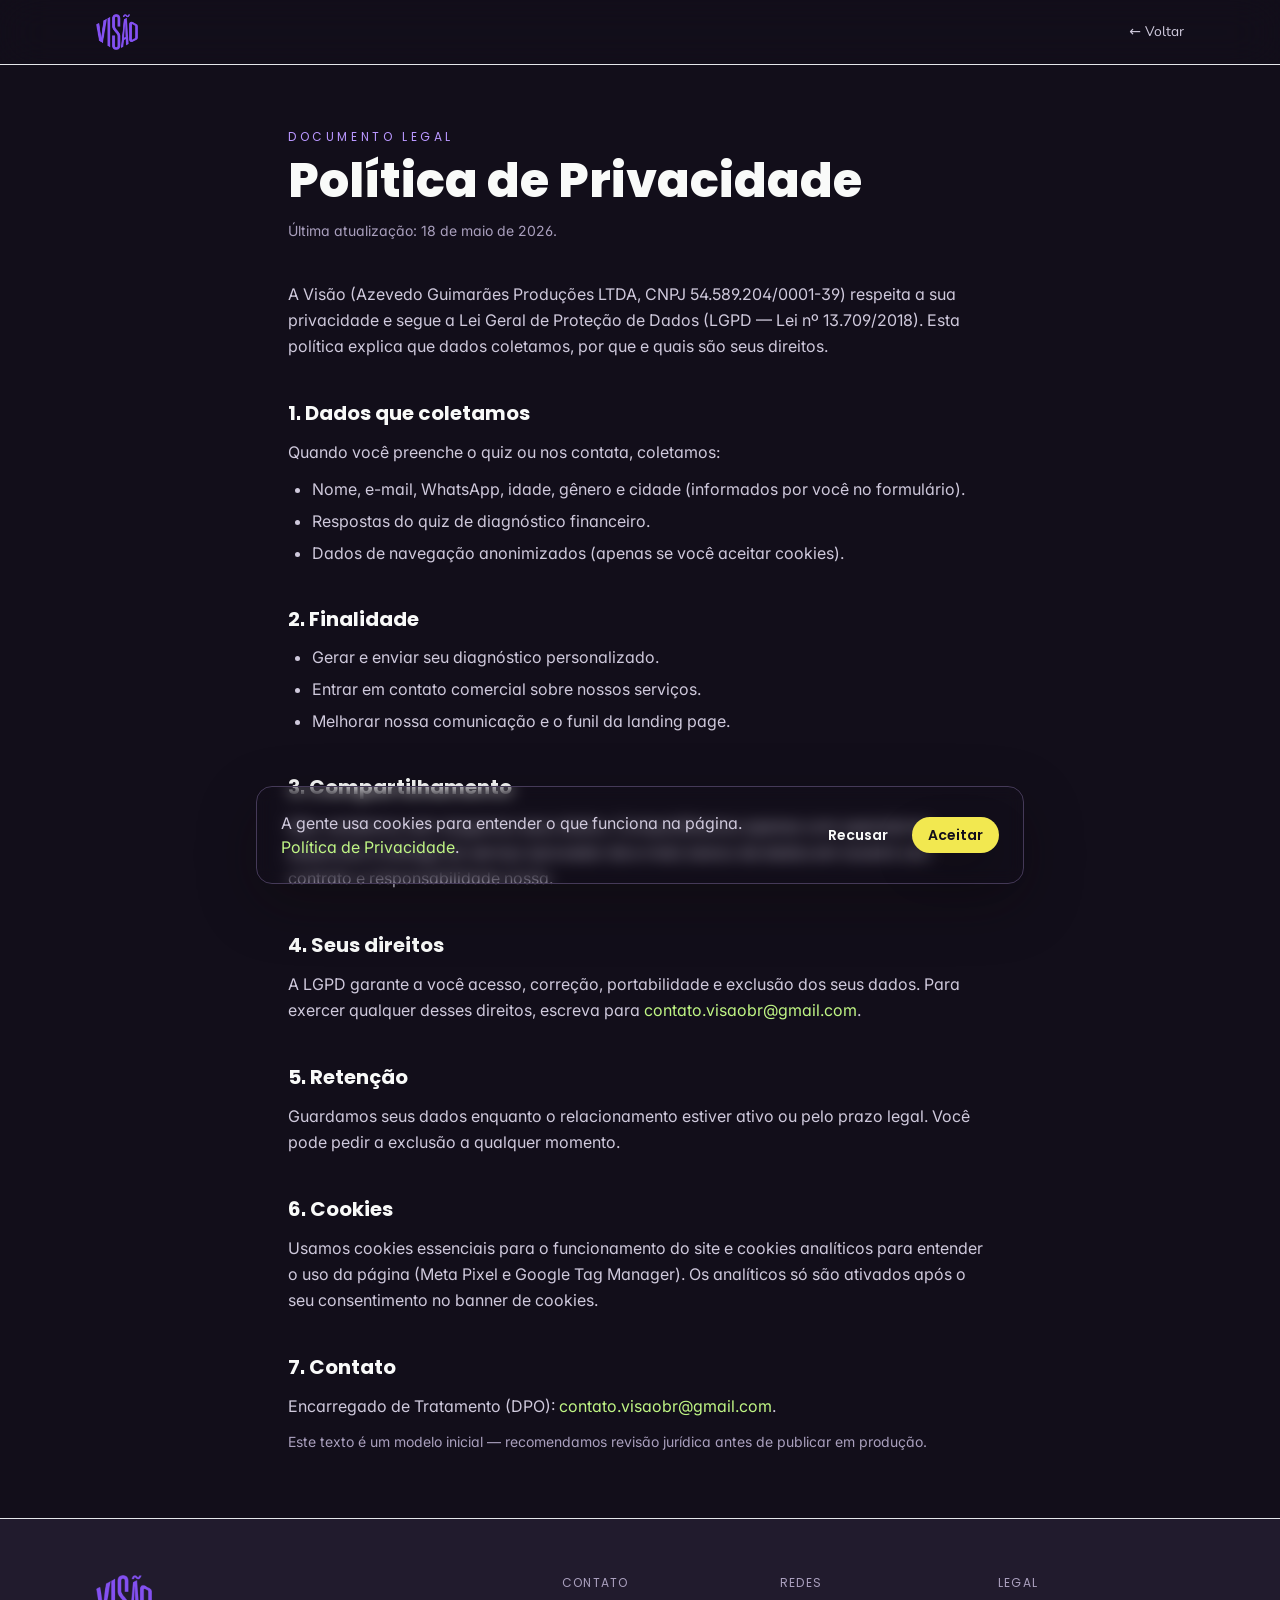
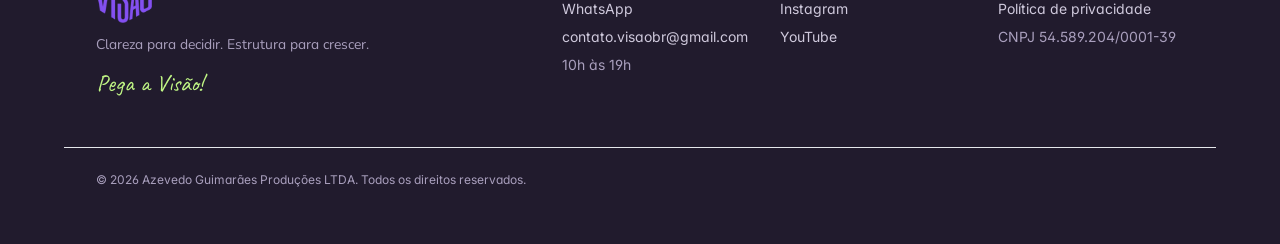
<file: politica-privacidade.html>
<!doctype html>
<html lang="pt-BR">
<head>
  <meta charset="utf-8" />
  <meta name="viewport" content="width=device-width, initial-scale=1" />
  <title>Política de Privacidade — Visão</title>
  <link rel="icon" href="assets/img/logo.png" />
  <link rel="apple-touch-icon" href="assets/img/logo.png" />

  <link rel="preconnect" href="https://fonts.googleapis.com" />
  <link rel="preconnect" href="https://fonts.gstatic.com" crossorigin />
  <link rel="preload" as="style" href="https://fonts.googleapis.com/css2?family=Caveat&family=Inter:wght@400;500;600;700&family=Nunito:wght@400;600;700;800&family=Poppins:wght@400;500;600;700;800&display=swap" />
  <link rel="stylesheet" href="https://fonts.googleapis.com/css2?family=Caveat&family=Inter:wght@400;500;600;700&family=Nunito:wght@400;600;700;800&family=Poppins:wght@400;500;600;700;800&display=swap" media="print" onload="this.media='all'" />
  <noscript><link rel="stylesheet" href="https://fonts.googleapis.com/css2?family=Caveat&family=Inter:wght@400;500;600;700&family=Nunito:wght@400;600;700;800&family=Poppins:wght@400;500;600;700;800&display=swap" /></noscript>

  <style id="visao-css">*,:after,:before{--tw-border-spacing-x:0;--tw-border-spacing-y:0;--tw-translate-x:0;--tw-translate-y:0;--tw-rotate:0;--tw-skew-x:0;--tw-skew-y:0;--tw-scale-x:1;--tw-scale-y:1;--tw-pan-x: ;--tw-pan-y: ;--tw-pinch-zoom: ;--tw-scroll-snap-strictness:proximity;--tw-gradient-from-position: ;--tw-gradient-via-position: ;--tw-gradient-to-position: ;--tw-ordinal: ;--tw-slashed-zero: ;--tw-numeric-figure: ;--tw-numeric-spacing: ;--tw-numeric-fraction: ;--tw-ring-inset: ;--tw-ring-offset-width:0px;--tw-ring-offset-color:#fff;--tw-ring-color:rgba(147,197,253,.5);--tw-ring-offset-shadow:0 0 #0000;--tw-ring-shadow:0 0 #0000;--tw-shadow:0 0 #0000;--tw-shadow-colored:0 0 #0000;--tw-blur: ;--tw-brightness: ;--tw-contrast: ;--tw-grayscale: ;--tw-hue-rotate: ;--tw-invert: ;--tw-saturate: ;--tw-sepia: ;--tw-drop-shadow: ;--tw-backdrop-blur: ;--tw-backdrop-brightness: ;--tw-backdrop-contrast: ;--tw-backdrop-grayscale: ;--tw-backdrop-hue-rotate: ;--tw-backdrop-invert: ;--tw-backdrop-opacity: ;--tw-backdrop-saturate: ;--tw-backdrop-sepia: ;--tw-contain-size: ;--tw-contain-layout: ;--tw-contain-paint: ;--tw-contain-style: }::backdrop{--tw-border-spacing-x:0;--tw-border-spacing-y:0;--tw-translate-x:0;--tw-translate-y:0;--tw-rotate:0;--tw-skew-x:0;--tw-skew-y:0;--tw-scale-x:1;--tw-scale-y:1;--tw-pan-x: ;--tw-pan-y: ;--tw-pinch-zoom: ;--tw-scroll-snap-strictness:proximity;--tw-gradient-from-position: ;--tw-gradient-via-position: ;--tw-gradient-to-position: ;--tw-ordinal: ;--tw-slashed-zero: ;--tw-numeric-figure: ;--tw-numeric-spacing: ;--tw-numeric-fraction: ;--tw-ring-inset: ;--tw-ring-offset-width:0px;--tw-ring-offset-color:#fff;--tw-ring-color:rgba(147,197,253,.5);--tw-ring-offset-shadow:0 0 #0000;--tw-ring-shadow:0 0 #0000;--tw-shadow:0 0 #0000;--tw-shadow-colored:0 0 #0000;--tw-blur: ;--tw-brightness: ;--tw-contrast: ;--tw-grayscale: ;--tw-hue-rotate: ;--tw-invert: ;--tw-saturate: ;--tw-sepia: ;--tw-drop-shadow: ;--tw-backdrop-blur: ;--tw-backdrop-brightness: ;--tw-backdrop-contrast: ;--tw-backdrop-grayscale: ;--tw-backdrop-hue-rotate: ;--tw-backdrop-invert: ;--tw-backdrop-opacity: ;--tw-backdrop-saturate: ;--tw-backdrop-sepia: ;--tw-contain-size: ;--tw-contain-layout: ;--tw-contain-paint: ;--tw-contain-style: }/*! tailwindcss v3.4.15 | MIT License | https://tailwindcss.com*/*,:after,:before{box-sizing:border-box;border:0 solid #e5e7eb}:after,:before{--tw-content:""}:host,html{line-height:1.5;-webkit-text-size-adjust:100%;-moz-tab-size:4;-o-tab-size:4;tab-size:4;font-family:ui-sans-serif,system-ui,sans-serif,Apple Color Emoji,Segoe UI Emoji,Segoe UI Symbol,Noto Color Emoji;font-feature-settings:normal;font-variation-settings:normal;-webkit-tap-highlight-color:transparent}body{margin:0;line-height:inherit}hr{height:0;color:inherit;border-top-width:1px}abbr:where([title]){-webkit-text-decoration:underline dotted;text-decoration:underline dotted}h1,h2,h3,h4,h5,h6{font-size:inherit;font-weight:inherit}a{color:inherit;text-decoration:inherit}b,strong{font-weight:bolder}code,kbd,pre,samp{font-family:ui-monospace,SFMono-Regular,Menlo,Monaco,Consolas,Liberation Mono,Courier New,monospace;font-feature-settings:normal;font-variation-settings:normal;font-size:1em}small{font-size:80%}sub,sup{font-size:75%;line-height:0;position:relative;vertical-align:baseline}sub{bottom:-.25em}sup{top:-.5em}table{text-indent:0;border-color:inherit;border-collapse:collapse}button,input,optgroup,select,textarea{font-family:inherit;font-feature-settings:inherit;font-variation-settings:inherit;font-size:100%;font-weight:inherit;line-height:inherit;letter-spacing:inherit;color:inherit;margin:0;padding:0}button,select{text-transform:none}button,input:where([type=button]),input:where([type=reset]),input:where([type=submit]){-webkit-appearance:button;background-color:transparent;background-image:none}:-moz-focusring{outline:auto}:-moz-ui-invalid{box-shadow:none}progress{vertical-align:baseline}::-webkit-inner-spin-button,::-webkit-outer-spin-button{height:auto}[type=search]{-webkit-appearance:textfield;outline-offset:-2px}::-webkit-search-decoration{-webkit-appearance:none}::-webkit-file-upload-button{-webkit-appearance:button;font:inherit}summary{display:list-item}blockquote,dd,dl,figure,h1,h2,h3,h4,h5,h6,hr,p,pre{margin:0}fieldset{margin:0}fieldset,legend{padding:0}menu,ol,ul{list-style:none;margin:0;padding:0}dialog{padding:0}textarea{resize:vertical}input::-moz-placeholder,textarea::-moz-placeholder{opacity:1;color:#9ca3af}input::placeholder,textarea::placeholder{opacity:1;color:#9ca3af}[role=button],button{cursor:pointer}:disabled{cursor:default}audio,canvas,embed,iframe,img,object,svg,video{display:block;vertical-align:middle}img,video{max-width:100%;height:auto}[hidden]:where(:not([hidden=until-found])){display:none}.sr-only{position:absolute;width:1px;height:1px;padding:0;margin:-1px;overflow:hidden;clip:rect(0,0,0,0);white-space:nowrap;border-width:0}.pointer-events-none{pointer-events:none}.fixed{position:fixed}.absolute{position:absolute}.relative{position:relative}.sticky{position:sticky}.inset-0{inset:0}.inset-x-4{left:1rem;right:1rem}.-bottom-40{bottom:-10rem}.-bottom-48{bottom:-12rem}.-left-10{left:-2.5rem}.-left-12{left:-3rem}.-left-28{left:-7rem}.-left-32{left:-8rem}.-left-40{left:-10rem}.-right-32{right:-8rem}.-right-40{right:-10rem}.-top-10{top:-2.5rem}.-top-28{top:-7rem}.-top-32{top:-8rem}.-top-40{top:-10rem}.bottom-0{bottom:0}.bottom-4{bottom:1rem}.left-1{left:.25rem}.left-1\/2{left:50%}.right-6{right:1.5rem}.top-0{top:0}.top-1{top:.25rem}.top-1\/2{top:50%}.top-10{top:2.5rem}.top-5{top:1.25rem}.top-6{top:1.5rem}.z-10{z-index:10}.z-40{z-index:40}.z-50{z-index:50}.mx-auto{margin-left:auto;margin-right:auto}.mb-1{margin-bottom:.25rem}.ml-1{margin-left:.25rem}.ml-2{margin-left:.5rem}.mr-2{margin-right:.5rem}.mt-1{margin-top:.25rem}.mt-10{margin-top:2.5rem}.mt-12{margin-top:3rem}.mt-14{margin-top:3.5rem}.mt-2{margin-top:.5rem}.mt-3{margin-top:.75rem}.mt-4{margin-top:1rem}.mt-5{margin-top:1.25rem}.mt-6{margin-top:1.5rem}.mt-8{margin-top:2rem}.mt-auto{margin-top:auto}.block{display:block}.flex{display:flex}.inline-flex{display:inline-flex}.table{display:table}.grid{display:grid}.hidden{display:none}.aspect-square{aspect-ratio:1/1}.h-1{height:.25rem}.h-1\.5{height:.375rem}.h-12{height:3rem}.h-14{height:3.5rem}.h-16{height:4rem}.h-2{height:.5rem}.h-24{height:6rem}.h-3{height:.75rem}.h-3\.5{height:.875rem}.h-32{height:8rem}.h-4{height:1rem}.h-6{height:1.5rem}.h-72{height:18rem}.h-8{height:2rem}.h-80{height:20rem}.h-9{height:2.25rem}.h-\[420px\]{height:420px}.h-\[520px\]{height:520px}.h-\[640px\]{height:640px}.h-\[720px\]{height:720px}.h-auto{height:auto}.h-full{height:100%}.min-h-\[360px\]{min-height:360px}.min-h-screen{min-height:100vh}.w-14{width:3.5rem}.w-2{width:.5rem}.w-3{width:.75rem}.w-3\.5{width:.875rem}.w-4{width:1rem}.w-6{width:1.5rem}.w-72{width:18rem}.w-8{width:2rem}.w-80{width:20rem}.w-\[420px\]{width:420px}.w-\[520px\]{width:520px}.w-\[640px\]{width:640px}.w-\[720px\]{width:720px}.w-auto{width:auto}.w-full{width:100%}.max-w-2xl{max-width:42rem}.max-w-3xl{max-width:48rem}.max-w-5xl{max-width:64rem}.max-w-6xl{max-width:72rem}.max-w-md{max-width:28rem}.max-w-none{max-width:none}.max-w-sm{max-width:24rem}.max-w-xl{max-width:36rem}.max-w-xs{max-width:20rem}.flex-1{flex:1 1 0%}.shrink-0{flex-shrink:0}.-translate-x-1{--tw-translate-x:-0.25rem}.-translate-x-1,.-translate-x-1\/2{transform:translate(var(--tw-translate-x),var(--tw-translate-y)) rotate(var(--tw-rotate)) skewX(var(--tw-skew-x)) skewY(var(--tw-skew-y)) scaleX(var(--tw-scale-x)) scaleY(var(--tw-scale-y))}.-translate-x-1\/2{--tw-translate-x:-50%}.-translate-y-0{--tw-translate-y:-0px}.-translate-y-0,.-translate-y-1{transform:translate(var(--tw-translate-x),var(--tw-translate-y)) rotate(var(--tw-rotate)) skewX(var(--tw-skew-x)) skewY(var(--tw-skew-y)) scaleX(var(--tw-scale-x)) scaleY(var(--tw-scale-y))}.-translate-y-1{--tw-translate-y:-0.25rem}.-translate-y-1\/2{--tw-translate-y:-50%}.-translate-y-1\/2,.translate-y-24{transform:translate(var(--tw-translate-x),var(--tw-translate-y)) rotate(var(--tw-rotate)) skewX(var(--tw-skew-x)) skewY(var(--tw-skew-y)) scaleX(var(--tw-scale-x)) scaleY(var(--tw-scale-y))}.translate-y-24{--tw-translate-y:6rem}.transform{transform:translate(var(--tw-translate-x),var(--tw-translate-y)) rotate(var(--tw-rotate)) skewX(var(--tw-skew-x)) skewY(var(--tw-skew-y)) scaleX(var(--tw-scale-x)) scaleY(var(--tw-scale-y))}.select-none{-webkit-user-select:none;-moz-user-select:none;user-select:none}.grid-cols-2{grid-template-columns:repeat(2,minmax(0,1fr))}.flex-col{flex-direction:column}.flex-wrap{flex-wrap:wrap}.items-start{align-items:flex-start}.items-center{align-items:center}.items-stretch{align-items:stretch}.justify-center{justify-content:center}.justify-between{justify-content:space-between}.gap-1{gap:.25rem}.gap-1\.5{gap:.375rem}.gap-10{gap:2.5rem}.gap-12{gap:3rem}.gap-2{gap:.5rem}.gap-3{gap:.75rem}.gap-4{gap:1rem}.gap-5{gap:1.25rem}.gap-6{gap:1.5rem}.gap-8{gap:2rem}.space-y-2>:not([hidden])~:not([hidden]){--tw-space-y-reverse:0;margin-top:calc(.5rem*(1 - var(--tw-space-y-reverse)));margin-bottom:calc(.5rem*var(--tw-space-y-reverse))}.space-y-3>:not([hidden])~:not([hidden]){--tw-space-y-reverse:0;margin-top:calc(.75rem*(1 - var(--tw-space-y-reverse)));margin-bottom:calc(.75rem*var(--tw-space-y-reverse))}.space-y-5>:not([hidden])~:not([hidden]){--tw-space-y-reverse:0;margin-top:calc(1.25rem*(1 - var(--tw-space-y-reverse)));margin-bottom:calc(1.25rem*var(--tw-space-y-reverse))}.divide-y>:not([hidden])~:not([hidden]){--tw-divide-y-reverse:0;border-top-width:calc(1px*(1 - var(--tw-divide-y-reverse)));border-bottom-width:calc(1px*var(--tw-divide-y-reverse))}.divide-primary-200>:not([hidden])~:not([hidden]){border-color:var(--vision-purple-200)}.overflow-hidden{overflow:hidden}.rounded{border-radius:.25rem}.rounded-2xl{border-radius:1rem}.rounded-3xl{border-radius:1.5rem}.rounded-\[2\.5rem\]{border-radius:2.5rem}.rounded-full,.rounded-pill{border-radius:9999px}.rounded-xl{border-radius:.75rem}.border{border-width:1px}.border-2{border-width:2px}.border-b{border-bottom-width:1px}.border-t{border-top-width:1px}.border-edge{border-color:var(--border-default)}.border-edge-light{border-color:var(--border-light)}.border-primary{border-color:var(--primary)}.border-primary-200{border-color:var(--vision-purple-200)}.border-white{--tw-border-opacity:1;border-color:rgb(255 255 255/var(--tw-border-opacity,1))}.border-white\/15{border-color:hsla(0,0%,100%,.15)}.border-white\/25{border-color:hsla(0,0%,100%,.25)}.bg-accent{background-color:var(--accent)}.bg-canvas{background-color:var(--background)}.bg-card{background-color:var(--background-card)}.bg-primary{background-color:var(--primary)}.bg-primary-100{background-color:var(--vision-purple-100)}.bg-primary-800{background-color:var(--vision-purple-800)}.bg-secondary-100{background-color:var(--vision-blue-100)}.bg-section{background-color:var(--background-section)}.bg-soft{background-color:var(--background-soft)}.bg-support{background-color:var(--support)}.bg-support-200{background-color:var(--vision-green-200)}.bg-support-300{background-color:var(--vision-green-300)}.bg-transparent{background-color:transparent}.bg-white{--tw-bg-opacity:1;background-color:rgb(255 255 255/var(--tw-bg-opacity,1))}.bg-white\/70{background-color:hsla(0,0%,100%,.7)}.bg-white\/\[0\.06\]{background-color:hsla(0,0%,100%,.06)}.bg-white\/\[0\.08\]{background-color:hsla(0,0%,100%,.08)}.bg-white\/\[0\.18\]{background-color:hsla(0,0%,100%,.18)}.bg-gradient-card{background-image:var(--gradient-card)}.bg-gradient-cta{background-image:var(--gradient-cta)}.bg-gradient-hero{background-image:var(--gradient-hero)}.bg-gradient-orbital{background-image:var(--gradient-orbital)}.bg-gradient-to-b{background-image:linear-gradient(to bottom,var(--tw-gradient-stops))}.bg-gradient-to-br{background-image:linear-gradient(to bottom right,var(--tw-gradient-stops))}.from-primary-800{--tw-gradient-from:var(--vision-purple-800) var(--tw-gradient-from-position);--tw-gradient-to:hsla(0,0%,100%,0) var(--tw-gradient-to-position);--tw-gradient-stops:var(--tw-gradient-from),var(--tw-gradient-to)}.from-secondary{--tw-gradient-from:var(--secondary) var(--tw-gradient-from-position);--tw-gradient-to:hsla(0,0%,100%,0) var(--tw-gradient-to-position);--tw-gradient-stops:var(--tw-gradient-from),var(--tw-gradient-to)}.via-primary-700{--tw-gradient-to:hsla(0,0%,100%,0) var(--tw-gradient-to-position);--tw-gradient-stops:var(--tw-gradient-from),var(--vision-purple-700) var(--tw-gradient-via-position),var(--tw-gradient-to)}.to-primary-800{--tw-gradient-to:var(--vision-purple-800) var(--tw-gradient-to-position)}.to-secondary-dark{--tw-gradient-to:var(--secondary-dark) var(--tw-gradient-to-position)}.to-transparent{--tw-gradient-to:transparent var(--tw-gradient-to-position)}.bg-clip-text{-webkit-background-clip:text;background-clip:text}.object-cover{-o-object-fit:cover;object-fit:cover}.object-top{-o-object-position:top;object-position:top}.p-10{padding:2.5rem}.p-4{padding:1rem}.p-5{padding:1.25rem}.p-6{padding:1.5rem}.p-8{padding:2rem}.px-2{padding-left:.5rem;padding-right:.5rem}.px-3{padding-left:.75rem;padding-right:.75rem}.px-4{padding-left:1rem;padding-right:1rem}.px-5{padding-left:1.25rem;padding-right:1.25rem}.px-6{padding-left:1.5rem;padding-right:1.5rem}.px-8{padding-left:2rem;padding-right:2rem}.py-0{padding-top:0;padding-bottom:0}.py-0\.5{padding-top:.125rem;padding-bottom:.125rem}.py-1{padding-top:.25rem;padding-bottom:.25rem}.py-10{padding-top:2.5rem;padding-bottom:2.5rem}.py-12{padding-top:3rem;padding-bottom:3rem}.py-14{padding-top:3.5rem;padding-bottom:3.5rem}.py-16{padding-top:4rem;padding-bottom:4rem}.py-2{padding-top:.5rem;padding-bottom:.5rem}.py-20{padding-top:5rem;padding-bottom:5rem}.py-28{padding-top:7rem;padding-bottom:7rem}.py-3{padding-top:.75rem;padding-bottom:.75rem}.py-4{padding-top:1rem;padding-bottom:1rem}.py-5{padding-top:1.25rem;padding-bottom:1.25rem}.pb-10{padding-bottom:2.5rem}.pb-12{padding-bottom:3rem}.pb-16{padding-bottom:4rem}.pb-28{padding-bottom:7rem}.pb-6{padding-bottom:1.5rem}.pr-10{padding-right:2.5rem}.pt-10{padding-top:2.5rem}.pt-12{padding-top:3rem}.pt-16{padding-top:4rem}.pt-4{padding-top:1rem}.pt-6{padding-top:1.5rem}.text-left{text-align:left}.text-center{text-align:center}.font-body{font-family:Inter,system-ui,sans-serif}.font-heading{font-family:Poppins,system-ui,sans-serif}.font-human{font-family:Nunito,system-ui,sans-serif}.font-mono{font-family:ui-monospace,SFMono-Regular,Menlo,Monaco,Consolas,Liberation Mono,Courier New,monospace}.font-slogan{font-family:Caveat,cursive}.text-2xl{font-size:1.5rem;line-height:2rem}.text-3xl{font-size:1.875rem;line-height:2.25rem}.text-4xl{font-size:2.25rem;line-height:2.5rem}.text-5xl{font-size:3rem;line-height:1}.text-\[10px\]{font-size:10px}.text-\[9px\]{font-size:9px}.text-base{font-size:1rem;line-height:1.5rem}.text-lg{font-size:1.125rem;line-height:1.75rem}.text-sm{font-size:.875rem;line-height:1.25rem}.text-xl{font-size:1.25rem;line-height:1.75rem}.text-xs{font-size:.75rem;line-height:1rem}.font-bold{font-weight:700}.font-extrabold{font-weight:800}.font-medium{font-weight:500}.font-semibold{font-weight:600}.uppercase{text-transform:uppercase}.italic{font-style:italic}.leading-\[1\.02\]{line-height:1.02}.leading-relaxed{line-height:1.625}.leading-snug{line-height:1.375}.leading-tight{line-height:1.25}.tracking-\[0\.32em\]{letter-spacing:.32em}.tracking-\[0\.3em\]{letter-spacing:.3em}.tracking-wider{letter-spacing:.05em}.tracking-widest{letter-spacing:.1em}.text-accent{color:var(--accent)}.text-dim{color:var(--text-soft)}.text-error{color:var(--error)}.text-fg{color:var(--text-default)}.text-ink{color:var(--text-dark)}.text-mute{color:var(--text-muted)}.text-primary{color:var(--primary)}.text-primary-200{color:var(--vision-purple-200)}.text-primary-300{color:var(--vision-purple-300)}.text-primary-700{color:var(--vision-purple-700)}.text-primary-800{color:var(--vision-purple-800)}.text-secondary-700{color:var(--vision-blue-700)}.text-support{color:var(--support)}.text-support-800{color:var(--vision-green-800)}.text-support-900{color:var(--vision-green-900)}.text-transparent{color:transparent}.text-white{--tw-text-opacity:1;color:rgb(255 255 255/var(--tw-text-opacity,1))}.text-white\/70{color:hsla(0,0%,100%,.7)}.text-white\/75{color:hsla(0,0%,100%,.75)}.text-white\/80{color:hsla(0,0%,100%,.8)}.text-white\/85{color:hsla(0,0%,100%,.85)}.text-white\/90{color:hsla(0,0%,100%,.9)}.text-white\/95{color:hsla(0,0%,100%,.95)}.opacity-0{opacity:0}.opacity-20{opacity:.2}.opacity-30{opacity:.3}.opacity-40{opacity:.4}.opacity-50{opacity:.5}.opacity-60{opacity:.6}.opacity-70{opacity:.7}.opacity-95{opacity:.95}.shadow-glow-purple{--tw-shadow:var(--shadow-glow-purple);--tw-shadow-colored:var(--shadow-glow-purple)}.shadow-glow-purple,.shadow-vision-card{box-shadow:var(--tw-ring-offset-shadow,0 0 #0000),var(--tw-ring-shadow,0 0 #0000),var(--tw-shadow)}.shadow-vision-card{--tw-shadow:var(--shadow-card);--tw-shadow-colored:var(--shadow-card)}.shadow-vision-soft{--tw-shadow:var(--shadow-soft);--tw-shadow-colored:var(--shadow-soft);box-shadow:var(--tw-ring-offset-shadow,0 0 #0000),var(--tw-ring-shadow,0 0 #0000),var(--tw-shadow)}.outline-none{outline:2px solid transparent;outline-offset:2px}.ring-2{--tw-ring-offset-shadow:var(--tw-ring-inset) 0 0 0 var(--tw-ring-offset-width) var(--tw-ring-offset-color);--tw-ring-shadow:var(--tw-ring-inset) 0 0 0 calc(2px + var(--tw-ring-offset-width)) var(--tw-ring-color);box-shadow:var(--tw-ring-offset-shadow),var(--tw-ring-shadow),var(--tw-shadow,0 0 #0000)}.ring-primary{--tw-ring-color:var(--primary)}.filter{filter:var(--tw-blur) var(--tw-brightness) var(--tw-contrast) var(--tw-grayscale) var(--tw-hue-rotate) var(--tw-invert) var(--tw-saturate) var(--tw-sepia) var(--tw-drop-shadow)}.backdrop-blur{--tw-backdrop-blur:blur(8px)}.backdrop-blur,.backdrop-blur-md{-webkit-backdrop-filter:var(--tw-backdrop-blur) var(--tw-backdrop-brightness) var(--tw-backdrop-contrast) var(--tw-backdrop-grayscale) var(--tw-backdrop-hue-rotate) var(--tw-backdrop-invert) var(--tw-backdrop-opacity) var(--tw-backdrop-saturate) var(--tw-backdrop-sepia);backdrop-filter:var(--tw-backdrop-blur) var(--tw-backdrop-brightness) var(--tw-backdrop-contrast) var(--tw-backdrop-grayscale) var(--tw-backdrop-hue-rotate) var(--tw-backdrop-invert) var(--tw-backdrop-opacity) var(--tw-backdrop-saturate) var(--tw-backdrop-sepia)}.backdrop-blur-md{--tw-backdrop-blur:blur(12px)}.backdrop-blur-xl{--tw-backdrop-blur:blur(24px);-webkit-backdrop-filter:var(--tw-backdrop-blur) var(--tw-backdrop-brightness) var(--tw-backdrop-contrast) var(--tw-backdrop-grayscale) var(--tw-backdrop-hue-rotate) var(--tw-backdrop-invert) var(--tw-backdrop-opacity) var(--tw-backdrop-saturate) var(--tw-backdrop-sepia);backdrop-filter:var(--tw-backdrop-blur) var(--tw-backdrop-brightness) var(--tw-backdrop-contrast) var(--tw-backdrop-grayscale) var(--tw-backdrop-hue-rotate) var(--tw-backdrop-invert) var(--tw-backdrop-opacity) var(--tw-backdrop-saturate) var(--tw-backdrop-sepia)}.transition{transition-property:color,background-color,border-color,text-decoration-color,fill,stroke,opacity,box-shadow,transform,filter,-webkit-backdrop-filter;transition-property:color,background-color,border-color,text-decoration-color,fill,stroke,opacity,box-shadow,transform,filter,backdrop-filter;transition-property:color,background-color,border-color,text-decoration-color,fill,stroke,opacity,box-shadow,transform,filter,backdrop-filter,-webkit-backdrop-filter;transition-timing-function:cubic-bezier(.4,0,.2,1);transition-duration:.15s}.transition-all{transition-property:all;transition-timing-function:cubic-bezier(.4,0,.2,1);transition-duration:.15s}.transition-transform{transition-property:transform;transition-timing-function:cubic-bezier(.4,0,.2,1);transition-duration:.15s}.duration-200{transition-duration:.2s}.duration-300{transition-duration:.3s}.duration-500{transition-duration:.5s}.ease-in{transition-timing-function:cubic-bezier(.4,0,1,1)}.ease-out{transition-timing-function:cubic-bezier(0,0,.2,1)}:root{--vision-purple-100:#efe8ff;--vision-purple-200:#d9c8ff;--vision-purple-300:#b997ff;--vision-purple-400:#9a6af7;--vision-purple-500:#8350f2;--vision-purple-600:#683fbf;--vision-purple-700:#4d308c;--vision-purple-800:#311e59;--vision-purple-900:#1e1633;--vision-blue-100:#eef2ff;--vision-blue-200:#dce5ff;--vision-blue-300:#bdcbff;--vision-blue-400:#9caef8;--vision-blue-500:#859ef6;--vision-blue-600:#667fd4;--vision-blue-700:#4d62a6;--vision-blue-800:#364677;--vision-blue-900:#202a49;--vision-green-100:#f3ffe5;--vision-green-200:#e5ffc7;--vision-green-300:#d5ffa5;--vision-green-400:#c9fa8f;--vision-green-500:#c0f685;--vision-green-600:#98d85d;--vision-green-700:#70a93f;--vision-green-800:#4d782c;--vision-green-900:#2f4a1b;--vision-yellow-100:#fffde0;--vision-yellow-200:#fff9ad;--vision-yellow-300:#fff47a;--vision-yellow-400:#f8ef5d;--vision-yellow-500:#f2e850;--vision-yellow-600:#d6ca31;--vision-yellow-700:#a89d22;--vision-yellow-800:#766e18;--vision-yellow-900:#46410e;--vision-dark-100:#e8e5ef;--vision-dark-200:#cfc9dc;--vision-dark-300:#a99fbd;--vision-dark-400:#7d718f;--vision-dark-500:#5b506e;--vision-dark-600:#453a58;--vision-dark-700:#322b41;--vision-dark-800:#211b2d;--vision-dark-900:#120e1a;--vision-off-white:#f9faf9;--vision-black:#0d0c00;--primary-light:#9a6af7;--primary:#8350f2;--primary-dark:#311e59;--secondary-light:#bdcbff;--secondary:#859ef6;--secondary-dark:#4d62a6;--accent-light:#fff47a;--accent:#f2e850;--accent-dark:#a89d22;--support-light:#d5ffa5;--support:#c0f685;--support-dark:#70a93f;--background:#120e1a;--background-soft:#211b2d;--background-card:#322b41;--background-card-hover:#453a58;--background-light:#f9faf9;--background-section:#efe8ff;--text-default:#f9faf9;--text-muted:#cfc9dc;--text-soft:#a99fbd;--text-dark:#120e1a;--text-over-primary:#f9faf9;--text-over-primary-dark:#f9faf9;--text-over-primary-light:#120e1a;--text-over-secondary:#120e1a;--text-over-accent:#120e1a;--text-over-support:#120e1a;--text-over-dark:#f9faf9;--text-disabled:#a99fbd;--link-color:#c0f685;--link-hover:#f2e850;--border-light:#453a58;--border-default:#5b506e;--border-strong:#8350f2;--divider:#453a58;--success:#c0f685;--warning:#f2e850;--error:#d94b5c;--info:#859ef6;--text-over-success:#120e1a;--text-over-warning:#120e1a;--text-over-error:#f9faf9;--text-over-info:#120e1a;--disabled:#5b506e;--focus-ring:#f2e850;--selection-background:#8350f2;--selection-text:#f9faf9;--gradient-hero:linear-gradient(135deg,#120e1a,#311e59 48%,#8350f2);--gradient-card:linear-gradient(145deg,#322b41,#211b2d);--gradient-cta:linear-gradient(135deg,#f2e850,#c0f685);--gradient-orbital:linear-gradient(135deg,#8350f2,#859ef6 50%,#c0f685);--shadow-soft:0 16px 40px rgba(13,12,0,.18);--shadow-card:0 20px 60px rgba(13,12,0,.28);--shadow-glow-purple:0 0 40px rgba(131,80,242,.35);--shadow-glow-yellow:0 0 32px rgba(242,232,80,.28)}.theme-light{--text-default:#120e1a;--text-muted:#5b506e;--text-soft:#7d718f}::-moz-selection{background:var(--selection-background);color:var(--selection-text)}::selection{background:var(--selection-background);color:var(--selection-text)}html{scroll-behavior:smooth}body{background:var(--background);color:var(--text-default);-webkit-font-smoothing:antialiased;-moz-osx-font-smoothing:grayscale;font-feature-settings:"ss01","cv11";font-family:Inter,system-ui,sans-serif}:focus-visible{outline:2px solid var(--focus-ring);outline-offset:2px;border-radius:4px}[data-reveal]{opacity:0;transform:translateY(24px);transition:opacity .55s cubic-bezier(.22,1,.36,1),transform .55s cubic-bezier(.22,1,.36,1);transition-delay:var(--reveal-delay,0s)}[data-reveal].is-visible{opacity:1;transform:translateY(0)}@media (prefers-reduced-motion:reduce){[data-reveal]{opacity:1;transform:none;transition:none}}.step-enter{animation:stepEnter .38s cubic-bezier(.22,1,.36,1) both}@keyframes stepEnter{0%{opacity:0;transform:translateX(32px) scale(.985);filter:blur(2px)}to{opacity:1;transform:translateX(0) scale(1);filter:blur(0)}}.step-exit{animation:stepExit .22s ease-in both;pointer-events:none}@keyframes stepExit{0%{opacity:1;transform:translateX(0) scale(1);filter:blur(0)}to{opacity:0;transform:translateX(-28px) scale(.985);filter:blur(2px)}}@media (prefers-reduced-motion:reduce){.step-enter,.step-exit{animation:none}}.faq-panel{display:grid;grid-template-rows:0fr;transition:grid-template-rows .25s ease-out}.faq-panel.open{grid-template-rows:1fr}.faq-panel>div{overflow:hidden}.prose>h2{margin-top:2.5rem;font-family:Poppins,system-ui,sans-serif;font-size:1.25rem;line-height:1.75rem;font-weight:700;color:var(--text-default)}.prose>p{margin-top:.75rem;line-height:1.625}.prose>ul{margin-top:.75rem;list-style:disc;padding-left:1.5rem}.prose>ul>li{margin-top:.5rem}@media (max-width:767px){svg.pointer-events-none.absolute{display:none!important}.backdrop-blur,.backdrop-blur-md,.backdrop-blur-xl{backdrop-filter:none!important;-webkit-backdrop-filter:none!important}.py-20,.py-24,.py-28{padding-top:3.5rem;padding-bottom:3.5rem}main>section:nth-of-type(n+2){content-visibility:auto;contain-intrinsic-size:auto 700px}}.hover\:-translate-y-0\.5:hover{--tw-translate-y:-0.125rem}.hover\:-translate-y-0\.5:hover,.hover\:-translate-y-1:hover{transform:translate(var(--tw-translate-x),var(--tw-translate-y)) rotate(var(--tw-rotate)) skewX(var(--tw-skew-x)) skewY(var(--tw-skew-y)) scaleX(var(--tw-scale-x)) scaleY(var(--tw-scale-y))}.hover\:-translate-y-1:hover{--tw-translate-y:-0.25rem}.hover\:border-primary:hover{border-color:var(--primary)}.hover\:border-primary-400:hover{border-color:var(--vision-purple-400)}.hover\:bg-card:hover{background-color:var(--background-card)}.hover\:bg-card-hover:hover{background-color:var(--background-card-hover)}.hover\:text-accent:hover{color:var(--accent)}.hover\:text-fg:hover{color:var(--text-default)}.hover\:text-primary-light:hover{color:var(--primary-light)}.hover\:shadow-glow-purple:hover{--tw-shadow:var(--shadow-glow-purple);--tw-shadow-colored:var(--shadow-glow-purple)}.hover\:shadow-glow-purple:hover,.hover\:shadow-glow-yellow:hover{box-shadow:var(--tw-ring-offset-shadow,0 0 #0000),var(--tw-ring-shadow,0 0 #0000),var(--tw-shadow)}.hover\:shadow-glow-yellow:hover{--tw-shadow:var(--shadow-glow-yellow);--tw-shadow-colored:var(--shadow-glow-yellow)}.hover\:shadow-vision-card:hover{--tw-shadow:var(--shadow-card);--tw-shadow-colored:var(--shadow-card)}.hover\:shadow-vision-card:hover,.hover\:shadow-vision-soft:hover{box-shadow:var(--tw-ring-offset-shadow,0 0 #0000),var(--tw-ring-shadow,0 0 #0000),var(--tw-shadow)}.hover\:shadow-vision-soft:hover{--tw-shadow:var(--shadow-soft);--tw-shadow-colored:var(--shadow-soft)}.focus\:not-sr-only:focus{position:static;width:auto;height:auto;padding:0;margin:0;overflow:visible;clip:auto;white-space:normal}.focus\:fixed:focus{position:fixed}.focus\:left-4:focus{left:1rem}.focus\:top-4:focus{top:1rem}.focus\:z-\[60\]:focus{z-index:60}.focus\:rounded-pill:focus{border-radius:9999px}.focus\:border-primary:focus{border-color:var(--primary)}.focus\:bg-accent:focus{background-color:var(--accent)}.focus\:px-4:focus{padding-left:1rem;padding-right:1rem}.focus\:py-2:focus{padding-top:.5rem;padding-bottom:.5rem}.focus\:font-heading:focus{font-family:Poppins,system-ui,sans-serif}.focus\:text-sm:focus{font-size:.875rem;line-height:1.25rem}.focus\:font-semibold:focus{font-weight:600}.focus\:text-ink:focus{color:var(--text-dark)}.focus\:ring-2:focus{--tw-ring-offset-shadow:var(--tw-ring-inset) 0 0 0 var(--tw-ring-offset-width) var(--tw-ring-offset-color);--tw-ring-shadow:var(--tw-ring-inset) 0 0 0 calc(2px + var(--tw-ring-offset-width)) var(--tw-ring-color);box-shadow:var(--tw-ring-offset-shadow),var(--tw-ring-shadow),var(--tw-shadow,0 0 #0000)}.focus\:ring-primary:focus{--tw-ring-color:var(--primary)}.disabled\:cursor-not-allowed:disabled{cursor:not-allowed}.disabled\:opacity-50:disabled{opacity:.5}.group:hover .group-hover\:scale-\[1\.03\]{--tw-scale-x:1.03;--tw-scale-y:1.03;transform:translate(var(--tw-translate-x),var(--tw-translate-y)) rotate(var(--tw-rotate)) skewX(var(--tw-skew-x)) skewY(var(--tw-skew-y)) scaleX(var(--tw-scale-x)) scaleY(var(--tw-scale-y))}@media (min-width:640px){.sm\:grid-cols-2{grid-template-columns:repeat(2,minmax(0,1fr))}.sm\:grid-cols-3{grid-template-columns:repeat(3,minmax(0,1fr))}.sm\:flex-row{flex-direction:row}.sm\:items-center{align-items:center}.sm\:justify-between{justify-content:space-between}.sm\:p-10{padding:2.5rem}.sm\:p-14{padding:3.5rem}.sm\:p-16{padding:4rem}.sm\:p-6{padding:1.5rem}.sm\:p-7{padding:1.75rem}.sm\:px-14{padding-left:3.5rem;padding-right:3.5rem}.sm\:px-8{padding-left:2rem;padding-right:2rem}.sm\:py-12{padding-top:3rem;padding-bottom:3rem}.sm\:py-14{padding-top:3.5rem;padding-bottom:3.5rem}.sm\:py-16{padding-top:4rem;padding-bottom:4rem}.sm\:py-20{padding-top:5rem;padding-bottom:5rem}.sm\:py-24{padding-top:6rem;padding-bottom:6rem}.sm\:py-6{padding-top:1.5rem;padding-bottom:1.5rem}.sm\:pb-12{padding-bottom:3rem}.sm\:pb-14{padding-bottom:3.5rem}.sm\:pb-8{padding-bottom:2rem}.sm\:pt-12{padding-top:3rem}.sm\:pt-20{padding-top:5rem}.sm\:text-3xl{font-size:1.875rem;line-height:2.25rem}.sm\:text-4xl{font-size:2.25rem;line-height:2.5rem}.sm\:text-5xl{font-size:3rem;line-height:1}.sm\:text-\[15px\]{font-size:15px}.sm\:text-base{font-size:1rem;line-height:1.5rem}.sm\:text-lg{font-size:1.125rem;line-height:1.75rem}.sm\:text-sm{font-size:.875rem;line-height:1.25rem}.sm\:text-xl{font-size:1.25rem;line-height:1.75rem}}@media (min-width:768px){.md\:flex{display:flex}.md\:grid-cols-2{grid-template-columns:repeat(2,minmax(0,1fr))}.md\:grid-cols-3{grid-template-columns:repeat(3,minmax(0,1fr))}.md\:grid-cols-\[1\.4fr_1fr\]{grid-template-columns:1.4fr 1fr}.md\:grid-cols-\[1fr_1\.4fr\]{grid-template-columns:1fr 1.4fr}.md\:grid-cols-\[1fr_2fr\]{grid-template-columns:1fr 2fr}.md\:flex-row{flex-direction:row}.md\:items-start{align-items:flex-start}.md\:items-end{align-items:flex-end}.md\:items-center{align-items:center}.md\:justify-between{justify-content:space-between}.md\:py-28{padding-top:7rem;padding-bottom:7rem}.md\:text-left{text-align:left}.md\:text-5xl{font-size:3rem;line-height:1}.md\:text-6xl{font-size:3.75rem;line-height:1}.md\:text-7xl{font-size:4.5rem;line-height:1}.md\:text-lg{font-size:1.125rem;line-height:1.75rem}.md\:text-xl{font-size:1.25rem;line-height:1.75rem}}@media (min-width:1024px){.lg\:max-w-4xl{max-width:56rem}.lg\:grid-cols-3{grid-template-columns:repeat(3,minmax(0,1fr))}}</style>
</head>
<body class="font-body">
  <a href="#conteudo" class="sr-only focus:not-sr-only focus:fixed focus:left-4 focus:top-4 focus:z-[60] focus:rounded-pill focus:bg-accent focus:px-4 focus:py-2 focus:font-heading focus:text-sm focus:font-semibold focus:text-ink">Pular para o conteúdo</a>
  <div class="min-h-screen bg-canvas">
    <header class="border-b border-edge-light/60 bg-canvas/80 backdrop-blur-xl">
      <div class="mx-auto w-full max-w-6xl px-5 sm:px-8 flex h-16 items-center justify-between">
        <a href="index.html" aria-label="Visão — ir para a página inicial" class="flex items-center"><img src="assets/img/logo.webp" alt="Visão" width="160" height="137" class="h-9 w-auto select-none" /></a>
        <a href="index.html" class="font-human text-sm text-mute hover:text-fg">← Voltar</a>
      </div>
    </header>

    <main id="conteudo" class="py-16">
      <div class="mx-auto w-full max-w-3xl px-5 sm:px-8">
        <p class="font-heading text-xs uppercase tracking-[0.3em] text-primary-300">Documento legal</p>
        <h1 class="mt-3 font-heading text-4xl font-extrabold text-fg sm:text-5xl">Política de Privacidade</h1>
        <p class="mt-4 font-body text-sm text-dim">Última atualização: 18 de maio de 2026.</p>

        <div class="prose mt-10 max-w-none font-body text-mute">
          <p>A Visão (Azevedo Guimarães Produções LTDA, CNPJ 54.589.204/0001-39) respeita a sua privacidade e segue a Lei Geral de Proteção de Dados (LGPD — Lei nº 13.709/2018). Esta política explica que dados coletamos, por que e quais são seus direitos.</p>

          <h2>1. Dados que coletamos</h2>
          <p>Quando você preenche o quiz ou nos contata, coletamos:</p>
          <ul>
            <li>Nome, e-mail, WhatsApp, idade, gênero e cidade (informados por você no formulário).</li>
            <li>Respostas do quiz de diagnóstico financeiro.</li>
            <li>Dados de navegação anonimizados (apenas se você aceitar cookies).</li>
          </ul>

          <h2>2. Finalidade</h2>
          <ul>
            <li>Gerar e enviar seu diagnóstico personalizado.</li>
            <li>Entrar em contato comercial sobre nossos serviços.</li>
            <li>Melhorar nossa comunicação e o funil da landing page.</li>
          </ul>

          <h2>3. Compartilhamento</h2>
          <p>Não vendemos nem alugamos seus dados. Compartilhamos apenas com operadores essenciais à entrega do serviço (provedor de e-mail, banco de dados em nuvem) sob contrato e responsabilidade nossa.</p>

          <h2>4. Seus direitos</h2>
          <p>A LGPD garante a você acesso, correção, portabilidade e exclusão dos seus dados. Para exercer qualquer desses direitos, escreva para <a href="mailto:contato.visaobr@gmail.com" class="text-support hover:text-accent">contato.visaobr@gmail.com</a>.</p>

          <h2>5. Retenção</h2>
          <p>Guardamos seus dados enquanto o relacionamento estiver ativo ou pelo prazo legal. Você pode pedir a exclusão a qualquer momento.</p>

          <h2>6. Cookies</h2>
          <p>Usamos cookies essenciais para o funcionamento do site e cookies analíticos para entender o uso da página (Meta Pixel e Google Tag Manager). Os analíticos só são ativados após o seu consentimento no banner de cookies.</p>

          <h2>7. Contato</h2>
          <p>Encarregado de Tratamento (DPO): <a href="mailto:contato.visaobr@gmail.com" class="text-support hover:text-accent">contato.visaobr@gmail.com</a>.</p>

          <p class="mt-10 text-sm text-dim">Este texto é um modelo inicial — recomendamos revisão jurídica antes de publicar em produção.</p>
        </div>
      </div>
    </main>

    <footer class="border-t border-edge-light/60 bg-soft py-14 text-sm text-mute">
      <div class="mx-auto w-full max-w-6xl px-5 sm:px-8 flex flex-col gap-10 md:flex-row md:items-start md:justify-between">
        <div class="max-w-xs space-y-3">
          <div class="flex items-center"><img src="assets/img/logo.webp" alt="Visão" width="160" height="137" loading="lazy" decoding="async" class="h-12 w-auto select-none" /></div>
          <p class="font-human text-dim">Clareza para decidir. Estrutura para crescer.</p>
          <p class="font-slogan text-2xl text-support">Pega a Visão!</p>
        </div>
        <div class="grid grid-cols-2 gap-8 sm:grid-cols-3">
          <div class="space-y-2">
            <p class="font-heading text-xs uppercase tracking-widest text-dim">Contato</p>
            <div class="flex flex-col gap-2 text-sm">
              <a href="https://wa.me/5521997079059" target="_blank" rel="noopener noreferrer" class="transition hover:text-fg">WhatsApp</a>
              <a href="mailto:contato.visaobr@gmail.com" class="transition hover:text-fg">contato.visaobr@gmail.com</a>
              <span class="text-dim">10h às 19h</span>
            </div>
          </div>
          <div class="space-y-2">
            <p class="font-heading text-xs uppercase tracking-widest text-dim">Redes</p>
            <div class="flex flex-col gap-2 text-sm">
              <a href="https://instagram.com/visao_oficial" target="_blank" rel="noopener noreferrer" class="transition hover:text-fg">Instagram</a>
              <a href="https://www.youtube.com/@Visãooficial" target="_blank" rel="noopener noreferrer" class="transition hover:text-fg">YouTube</a>
            </div>
          </div>
          <div class="space-y-2">
            <p class="font-heading text-xs uppercase tracking-widest text-dim">Legal</p>
            <div class="flex flex-col gap-2 text-sm">
              <a href="politica-privacidade.html" class="transition hover:text-fg">Política de privacidade</a>
              <span class="text-dim">CNPJ 54.589.204/0001-39</span>
            </div>
          </div>
        </div>
      </div>
      <div class="mx-auto w-full max-w-6xl px-5 sm:px-8 mt-12 border-t border-edge-light/40 pt-6 text-xs text-dim">© <span data-year></span> Azevedo Guimarães Produções LTDA. Todos os direitos reservados.</div>
    </footer>
  </div>

  <div id="cookie-banner" class="hidden fixed inset-x-4 bottom-4 z-50 mx-auto max-w-3xl translate-y-24 opacity-0 transition-all duration-300" role="dialog" aria-live="polite">
    <div class="flex flex-col gap-4 rounded-2xl border border-edge-light bg-card/95 p-5 shadow-vision-card backdrop-blur sm:flex-row sm:items-center sm:justify-between sm:p-6">
      <p class="font-body text-sm text-mute sm:text-base">A gente usa cookies para entender o que funciona na página. <a href="politica-privacidade.html" class="text-support hover:text-accent">Política de Privacidade</a>.</p>
      <div class="flex shrink-0 gap-2">
        <button data-cookie-reject class="inline-flex items-center justify-center gap-2 rounded-pill font-heading font-semibold transition-all duration-200 bg-transparent text-fg hover:bg-card px-4 py-2 text-sm">Recusar</button>
        <button data-cookie-accept class="inline-flex items-center justify-center gap-2 rounded-pill font-heading font-semibold transition-all duration-200 bg-accent text-ink hover:-translate-y-0.5 hover:shadow-glow-yellow shadow-vision-soft px-4 py-2 text-sm">Aceitar</button>
      </div>
    </div>
  </div>

  <script src="assets/js/config.js"></script>
  <script src="assets/js/main.js"></script>
</body>
</html>
</file>
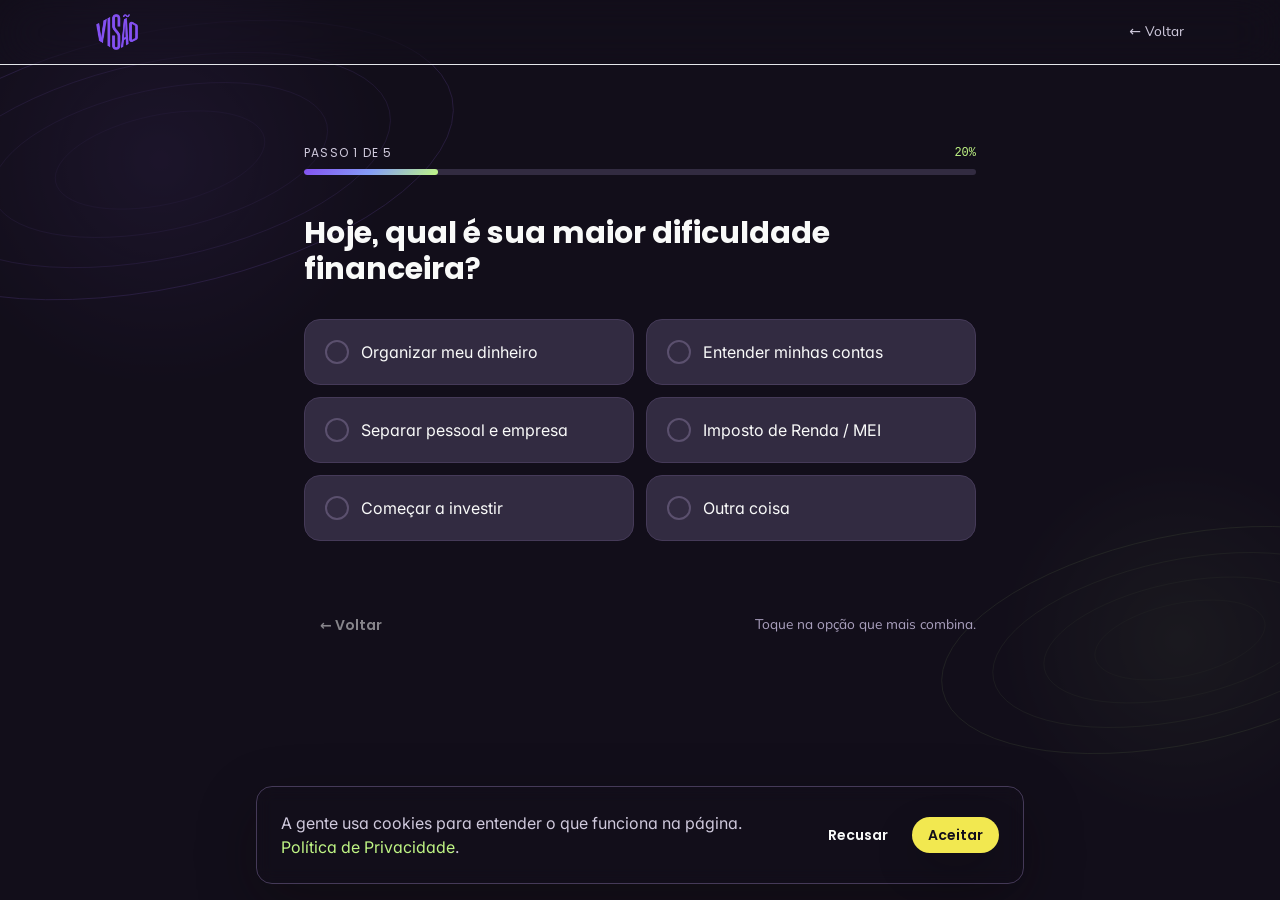
<file: quiz.html>
<!doctype html>
<html lang="pt-BR">
<head>
  <meta charset="utf-8" />
  <meta name="viewport" content="width=device-width, initial-scale=1" />
  <title>Diagnóstico gratuito — Visão</title>
  <meta name="description" content="5 perguntas pra descobrir seu perfil financeiro." />
  <link rel="icon" href="assets/img/logo.png" />
  <link rel="apple-touch-icon" href="assets/img/logo.png" />

  <link rel="preconnect" href="https://fonts.googleapis.com" />
  <link rel="preconnect" href="https://fonts.gstatic.com" crossorigin />
  <link rel="preconnect" href="https://unpkg.com" crossorigin />
  <link rel="preload" as="style" href="https://fonts.googleapis.com/css2?family=Caveat&family=Inter:wght@400;500;600;700&family=Nunito:wght@400;600;700;800&family=Poppins:wght@400;500;600;700;800&display=swap" />
  <link rel="stylesheet" href="https://fonts.googleapis.com/css2?family=Caveat&family=Inter:wght@400;500;600;700&family=Nunito:wght@400;600;700;800&family=Poppins:wght@400;500;600;700;800&display=swap" media="print" onload="this.media='all'" />
  <noscript><link rel="stylesheet" href="https://fonts.googleapis.com/css2?family=Caveat&family=Inter:wght@400;500;600;700&family=Nunito:wght@400;600;700;800&family=Poppins:wght@400;500;600;700;800&display=swap" /></noscript>

  <style id="visao-css">*,:after,:before{--tw-border-spacing-x:0;--tw-border-spacing-y:0;--tw-translate-x:0;--tw-translate-y:0;--tw-rotate:0;--tw-skew-x:0;--tw-skew-y:0;--tw-scale-x:1;--tw-scale-y:1;--tw-pan-x: ;--tw-pan-y: ;--tw-pinch-zoom: ;--tw-scroll-snap-strictness:proximity;--tw-gradient-from-position: ;--tw-gradient-via-position: ;--tw-gradient-to-position: ;--tw-ordinal: ;--tw-slashed-zero: ;--tw-numeric-figure: ;--tw-numeric-spacing: ;--tw-numeric-fraction: ;--tw-ring-inset: ;--tw-ring-offset-width:0px;--tw-ring-offset-color:#fff;--tw-ring-color:rgba(147,197,253,.5);--tw-ring-offset-shadow:0 0 #0000;--tw-ring-shadow:0 0 #0000;--tw-shadow:0 0 #0000;--tw-shadow-colored:0 0 #0000;--tw-blur: ;--tw-brightness: ;--tw-contrast: ;--tw-grayscale: ;--tw-hue-rotate: ;--tw-invert: ;--tw-saturate: ;--tw-sepia: ;--tw-drop-shadow: ;--tw-backdrop-blur: ;--tw-backdrop-brightness: ;--tw-backdrop-contrast: ;--tw-backdrop-grayscale: ;--tw-backdrop-hue-rotate: ;--tw-backdrop-invert: ;--tw-backdrop-opacity: ;--tw-backdrop-saturate: ;--tw-backdrop-sepia: ;--tw-contain-size: ;--tw-contain-layout: ;--tw-contain-paint: ;--tw-contain-style: }::backdrop{--tw-border-spacing-x:0;--tw-border-spacing-y:0;--tw-translate-x:0;--tw-translate-y:0;--tw-rotate:0;--tw-skew-x:0;--tw-skew-y:0;--tw-scale-x:1;--tw-scale-y:1;--tw-pan-x: ;--tw-pan-y: ;--tw-pinch-zoom: ;--tw-scroll-snap-strictness:proximity;--tw-gradient-from-position: ;--tw-gradient-via-position: ;--tw-gradient-to-position: ;--tw-ordinal: ;--tw-slashed-zero: ;--tw-numeric-figure: ;--tw-numeric-spacing: ;--tw-numeric-fraction: ;--tw-ring-inset: ;--tw-ring-offset-width:0px;--tw-ring-offset-color:#fff;--tw-ring-color:rgba(147,197,253,.5);--tw-ring-offset-shadow:0 0 #0000;--tw-ring-shadow:0 0 #0000;--tw-shadow:0 0 #0000;--tw-shadow-colored:0 0 #0000;--tw-blur: ;--tw-brightness: ;--tw-contrast: ;--tw-grayscale: ;--tw-hue-rotate: ;--tw-invert: ;--tw-saturate: ;--tw-sepia: ;--tw-drop-shadow: ;--tw-backdrop-blur: ;--tw-backdrop-brightness: ;--tw-backdrop-contrast: ;--tw-backdrop-grayscale: ;--tw-backdrop-hue-rotate: ;--tw-backdrop-invert: ;--tw-backdrop-opacity: ;--tw-backdrop-saturate: ;--tw-backdrop-sepia: ;--tw-contain-size: ;--tw-contain-layout: ;--tw-contain-paint: ;--tw-contain-style: }/*! tailwindcss v3.4.15 | MIT License | https://tailwindcss.com*/*,:after,:before{box-sizing:border-box;border:0 solid #e5e7eb}:after,:before{--tw-content:""}:host,html{line-height:1.5;-webkit-text-size-adjust:100%;-moz-tab-size:4;-o-tab-size:4;tab-size:4;font-family:ui-sans-serif,system-ui,sans-serif,Apple Color Emoji,Segoe UI Emoji,Segoe UI Symbol,Noto Color Emoji;font-feature-settings:normal;font-variation-settings:normal;-webkit-tap-highlight-color:transparent}body{margin:0;line-height:inherit}hr{height:0;color:inherit;border-top-width:1px}abbr:where([title]){-webkit-text-decoration:underline dotted;text-decoration:underline dotted}h1,h2,h3,h4,h5,h6{font-size:inherit;font-weight:inherit}a{color:inherit;text-decoration:inherit}b,strong{font-weight:bolder}code,kbd,pre,samp{font-family:ui-monospace,SFMono-Regular,Menlo,Monaco,Consolas,Liberation Mono,Courier New,monospace;font-feature-settings:normal;font-variation-settings:normal;font-size:1em}small{font-size:80%}sub,sup{font-size:75%;line-height:0;position:relative;vertical-align:baseline}sub{bottom:-.25em}sup{top:-.5em}table{text-indent:0;border-color:inherit;border-collapse:collapse}button,input,optgroup,select,textarea{font-family:inherit;font-feature-settings:inherit;font-variation-settings:inherit;font-size:100%;font-weight:inherit;line-height:inherit;letter-spacing:inherit;color:inherit;margin:0;padding:0}button,select{text-transform:none}button,input:where([type=button]),input:where([type=reset]),input:where([type=submit]){-webkit-appearance:button;background-color:transparent;background-image:none}:-moz-focusring{outline:auto}:-moz-ui-invalid{box-shadow:none}progress{vertical-align:baseline}::-webkit-inner-spin-button,::-webkit-outer-spin-button{height:auto}[type=search]{-webkit-appearance:textfield;outline-offset:-2px}::-webkit-search-decoration{-webkit-appearance:none}::-webkit-file-upload-button{-webkit-appearance:button;font:inherit}summary{display:list-item}blockquote,dd,dl,figure,h1,h2,h3,h4,h5,h6,hr,p,pre{margin:0}fieldset{margin:0}fieldset,legend{padding:0}menu,ol,ul{list-style:none;margin:0;padding:0}dialog{padding:0}textarea{resize:vertical}input::-moz-placeholder,textarea::-moz-placeholder{opacity:1;color:#9ca3af}input::placeholder,textarea::placeholder{opacity:1;color:#9ca3af}[role=button],button{cursor:pointer}:disabled{cursor:default}audio,canvas,embed,iframe,img,object,svg,video{display:block;vertical-align:middle}img,video{max-width:100%;height:auto}[hidden]:where(:not([hidden=until-found])){display:none}.sr-only{position:absolute;width:1px;height:1px;padding:0;margin:-1px;overflow:hidden;clip:rect(0,0,0,0);white-space:nowrap;border-width:0}.pointer-events-none{pointer-events:none}.fixed{position:fixed}.absolute{position:absolute}.relative{position:relative}.sticky{position:sticky}.inset-0{inset:0}.inset-x-4{left:1rem;right:1rem}.-bottom-40{bottom:-10rem}.-bottom-48{bottom:-12rem}.-left-10{left:-2.5rem}.-left-12{left:-3rem}.-left-28{left:-7rem}.-left-32{left:-8rem}.-left-40{left:-10rem}.-right-32{right:-8rem}.-right-40{right:-10rem}.-top-10{top:-2.5rem}.-top-28{top:-7rem}.-top-32{top:-8rem}.-top-40{top:-10rem}.bottom-0{bottom:0}.bottom-4{bottom:1rem}.left-1{left:.25rem}.left-1\/2{left:50%}.right-6{right:1.5rem}.top-0{top:0}.top-1{top:.25rem}.top-1\/2{top:50%}.top-10{top:2.5rem}.top-5{top:1.25rem}.top-6{top:1.5rem}.z-10{z-index:10}.z-40{z-index:40}.z-50{z-index:50}.mx-auto{margin-left:auto;margin-right:auto}.mb-1{margin-bottom:.25rem}.ml-1{margin-left:.25rem}.ml-2{margin-left:.5rem}.mr-2{margin-right:.5rem}.mt-1{margin-top:.25rem}.mt-10{margin-top:2.5rem}.mt-12{margin-top:3rem}.mt-14{margin-top:3.5rem}.mt-2{margin-top:.5rem}.mt-3{margin-top:.75rem}.mt-4{margin-top:1rem}.mt-5{margin-top:1.25rem}.mt-6{margin-top:1.5rem}.mt-8{margin-top:2rem}.mt-auto{margin-top:auto}.block{display:block}.flex{display:flex}.inline-flex{display:inline-flex}.table{display:table}.grid{display:grid}.hidden{display:none}.aspect-square{aspect-ratio:1/1}.h-1{height:.25rem}.h-1\.5{height:.375rem}.h-12{height:3rem}.h-14{height:3.5rem}.h-16{height:4rem}.h-2{height:.5rem}.h-24{height:6rem}.h-3{height:.75rem}.h-3\.5{height:.875rem}.h-32{height:8rem}.h-4{height:1rem}.h-6{height:1.5rem}.h-72{height:18rem}.h-8{height:2rem}.h-80{height:20rem}.h-9{height:2.25rem}.h-\[420px\]{height:420px}.h-\[520px\]{height:520px}.h-\[640px\]{height:640px}.h-\[720px\]{height:720px}.h-auto{height:auto}.h-full{height:100%}.min-h-\[360px\]{min-height:360px}.min-h-screen{min-height:100vh}.w-14{width:3.5rem}.w-2{width:.5rem}.w-3{width:.75rem}.w-3\.5{width:.875rem}.w-4{width:1rem}.w-6{width:1.5rem}.w-72{width:18rem}.w-8{width:2rem}.w-80{width:20rem}.w-\[420px\]{width:420px}.w-\[520px\]{width:520px}.w-\[640px\]{width:640px}.w-\[720px\]{width:720px}.w-auto{width:auto}.w-full{width:100%}.max-w-2xl{max-width:42rem}.max-w-3xl{max-width:48rem}.max-w-5xl{max-width:64rem}.max-w-6xl{max-width:72rem}.max-w-md{max-width:28rem}.max-w-none{max-width:none}.max-w-sm{max-width:24rem}.max-w-xl{max-width:36rem}.max-w-xs{max-width:20rem}.flex-1{flex:1 1 0%}.shrink-0{flex-shrink:0}.-translate-x-1{--tw-translate-x:-0.25rem}.-translate-x-1,.-translate-x-1\/2{transform:translate(var(--tw-translate-x),var(--tw-translate-y)) rotate(var(--tw-rotate)) skewX(var(--tw-skew-x)) skewY(var(--tw-skew-y)) scaleX(var(--tw-scale-x)) scaleY(var(--tw-scale-y))}.-translate-x-1\/2{--tw-translate-x:-50%}.-translate-y-0{--tw-translate-y:-0px}.-translate-y-0,.-translate-y-1{transform:translate(var(--tw-translate-x),var(--tw-translate-y)) rotate(var(--tw-rotate)) skewX(var(--tw-skew-x)) skewY(var(--tw-skew-y)) scaleX(var(--tw-scale-x)) scaleY(var(--tw-scale-y))}.-translate-y-1{--tw-translate-y:-0.25rem}.-translate-y-1\/2{--tw-translate-y:-50%}.-translate-y-1\/2,.translate-y-24{transform:translate(var(--tw-translate-x),var(--tw-translate-y)) rotate(var(--tw-rotate)) skewX(var(--tw-skew-x)) skewY(var(--tw-skew-y)) scaleX(var(--tw-scale-x)) scaleY(var(--tw-scale-y))}.translate-y-24{--tw-translate-y:6rem}.transform{transform:translate(var(--tw-translate-x),var(--tw-translate-y)) rotate(var(--tw-rotate)) skewX(var(--tw-skew-x)) skewY(var(--tw-skew-y)) scaleX(var(--tw-scale-x)) scaleY(var(--tw-scale-y))}.select-none{-webkit-user-select:none;-moz-user-select:none;user-select:none}.grid-cols-2{grid-template-columns:repeat(2,minmax(0,1fr))}.flex-col{flex-direction:column}.flex-wrap{flex-wrap:wrap}.items-start{align-items:flex-start}.items-center{align-items:center}.items-stretch{align-items:stretch}.justify-center{justify-content:center}.justify-between{justify-content:space-between}.gap-1{gap:.25rem}.gap-1\.5{gap:.375rem}.gap-10{gap:2.5rem}.gap-12{gap:3rem}.gap-2{gap:.5rem}.gap-3{gap:.75rem}.gap-4{gap:1rem}.gap-5{gap:1.25rem}.gap-6{gap:1.5rem}.gap-8{gap:2rem}.space-y-2>:not([hidden])~:not([hidden]){--tw-space-y-reverse:0;margin-top:calc(.5rem*(1 - var(--tw-space-y-reverse)));margin-bottom:calc(.5rem*var(--tw-space-y-reverse))}.space-y-3>:not([hidden])~:not([hidden]){--tw-space-y-reverse:0;margin-top:calc(.75rem*(1 - var(--tw-space-y-reverse)));margin-bottom:calc(.75rem*var(--tw-space-y-reverse))}.space-y-5>:not([hidden])~:not([hidden]){--tw-space-y-reverse:0;margin-top:calc(1.25rem*(1 - var(--tw-space-y-reverse)));margin-bottom:calc(1.25rem*var(--tw-space-y-reverse))}.divide-y>:not([hidden])~:not([hidden]){--tw-divide-y-reverse:0;border-top-width:calc(1px*(1 - var(--tw-divide-y-reverse)));border-bottom-width:calc(1px*var(--tw-divide-y-reverse))}.divide-primary-200>:not([hidden])~:not([hidden]){border-color:var(--vision-purple-200)}.overflow-hidden{overflow:hidden}.rounded{border-radius:.25rem}.rounded-2xl{border-radius:1rem}.rounded-3xl{border-radius:1.5rem}.rounded-\[2\.5rem\]{border-radius:2.5rem}.rounded-full,.rounded-pill{border-radius:9999px}.rounded-xl{border-radius:.75rem}.border{border-width:1px}.border-2{border-width:2px}.border-b{border-bottom-width:1px}.border-t{border-top-width:1px}.border-edge{border-color:var(--border-default)}.border-edge-light{border-color:var(--border-light)}.border-primary{border-color:var(--primary)}.border-primary-200{border-color:var(--vision-purple-200)}.border-white{--tw-border-opacity:1;border-color:rgb(255 255 255/var(--tw-border-opacity,1))}.border-white\/15{border-color:hsla(0,0%,100%,.15)}.border-white\/25{border-color:hsla(0,0%,100%,.25)}.bg-accent{background-color:var(--accent)}.bg-canvas{background-color:var(--background)}.bg-card{background-color:var(--background-card)}.bg-primary{background-color:var(--primary)}.bg-primary-100{background-color:var(--vision-purple-100)}.bg-primary-800{background-color:var(--vision-purple-800)}.bg-secondary-100{background-color:var(--vision-blue-100)}.bg-section{background-color:var(--background-section)}.bg-soft{background-color:var(--background-soft)}.bg-support{background-color:var(--support)}.bg-support-200{background-color:var(--vision-green-200)}.bg-support-300{background-color:var(--vision-green-300)}.bg-transparent{background-color:transparent}.bg-white{--tw-bg-opacity:1;background-color:rgb(255 255 255/var(--tw-bg-opacity,1))}.bg-white\/70{background-color:hsla(0,0%,100%,.7)}.bg-white\/\[0\.06\]{background-color:hsla(0,0%,100%,.06)}.bg-white\/\[0\.08\]{background-color:hsla(0,0%,100%,.08)}.bg-white\/\[0\.18\]{background-color:hsla(0,0%,100%,.18)}.bg-gradient-card{background-image:var(--gradient-card)}.bg-gradient-cta{background-image:var(--gradient-cta)}.bg-gradient-hero{background-image:var(--gradient-hero)}.bg-gradient-orbital{background-image:var(--gradient-orbital)}.bg-gradient-to-b{background-image:linear-gradient(to bottom,var(--tw-gradient-stops))}.bg-gradient-to-br{background-image:linear-gradient(to bottom right,var(--tw-gradient-stops))}.from-primary-800{--tw-gradient-from:var(--vision-purple-800) var(--tw-gradient-from-position);--tw-gradient-to:hsla(0,0%,100%,0) var(--tw-gradient-to-position);--tw-gradient-stops:var(--tw-gradient-from),var(--tw-gradient-to)}.from-secondary{--tw-gradient-from:var(--secondary) var(--tw-gradient-from-position);--tw-gradient-to:hsla(0,0%,100%,0) var(--tw-gradient-to-position);--tw-gradient-stops:var(--tw-gradient-from),var(--tw-gradient-to)}.via-primary-700{--tw-gradient-to:hsla(0,0%,100%,0) var(--tw-gradient-to-position);--tw-gradient-stops:var(--tw-gradient-from),var(--vision-purple-700) var(--tw-gradient-via-position),var(--tw-gradient-to)}.to-primary-800{--tw-gradient-to:var(--vision-purple-800) var(--tw-gradient-to-position)}.to-secondary-dark{--tw-gradient-to:var(--secondary-dark) var(--tw-gradient-to-position)}.to-transparent{--tw-gradient-to:transparent var(--tw-gradient-to-position)}.bg-clip-text{-webkit-background-clip:text;background-clip:text}.object-cover{-o-object-fit:cover;object-fit:cover}.object-top{-o-object-position:top;object-position:top}.p-10{padding:2.5rem}.p-4{padding:1rem}.p-5{padding:1.25rem}.p-6{padding:1.5rem}.p-8{padding:2rem}.px-2{padding-left:.5rem;padding-right:.5rem}.px-3{padding-left:.75rem;padding-right:.75rem}.px-4{padding-left:1rem;padding-right:1rem}.px-5{padding-left:1.25rem;padding-right:1.25rem}.px-6{padding-left:1.5rem;padding-right:1.5rem}.px-8{padding-left:2rem;padding-right:2rem}.py-0{padding-top:0;padding-bottom:0}.py-0\.5{padding-top:.125rem;padding-bottom:.125rem}.py-1{padding-top:.25rem;padding-bottom:.25rem}.py-10{padding-top:2.5rem;padding-bottom:2.5rem}.py-12{padding-top:3rem;padding-bottom:3rem}.py-14{padding-top:3.5rem;padding-bottom:3.5rem}.py-16{padding-top:4rem;padding-bottom:4rem}.py-2{padding-top:.5rem;padding-bottom:.5rem}.py-20{padding-top:5rem;padding-bottom:5rem}.py-28{padding-top:7rem;padding-bottom:7rem}.py-3{padding-top:.75rem;padding-bottom:.75rem}.py-4{padding-top:1rem;padding-bottom:1rem}.py-5{padding-top:1.25rem;padding-bottom:1.25rem}.pb-10{padding-bottom:2.5rem}.pb-12{padding-bottom:3rem}.pb-16{padding-bottom:4rem}.pb-28{padding-bottom:7rem}.pb-6{padding-bottom:1.5rem}.pr-10{padding-right:2.5rem}.pt-10{padding-top:2.5rem}.pt-12{padding-top:3rem}.pt-16{padding-top:4rem}.pt-4{padding-top:1rem}.pt-6{padding-top:1.5rem}.text-left{text-align:left}.text-center{text-align:center}.font-body{font-family:Inter,system-ui,sans-serif}.font-heading{font-family:Poppins,system-ui,sans-serif}.font-human{font-family:Nunito,system-ui,sans-serif}.font-mono{font-family:ui-monospace,SFMono-Regular,Menlo,Monaco,Consolas,Liberation Mono,Courier New,monospace}.font-slogan{font-family:Caveat,cursive}.text-2xl{font-size:1.5rem;line-height:2rem}.text-3xl{font-size:1.875rem;line-height:2.25rem}.text-4xl{font-size:2.25rem;line-height:2.5rem}.text-5xl{font-size:3rem;line-height:1}.text-\[10px\]{font-size:10px}.text-\[9px\]{font-size:9px}.text-base{font-size:1rem;line-height:1.5rem}.text-lg{font-size:1.125rem;line-height:1.75rem}.text-sm{font-size:.875rem;line-height:1.25rem}.text-xl{font-size:1.25rem;line-height:1.75rem}.text-xs{font-size:.75rem;line-height:1rem}.font-bold{font-weight:700}.font-extrabold{font-weight:800}.font-medium{font-weight:500}.font-semibold{font-weight:600}.uppercase{text-transform:uppercase}.italic{font-style:italic}.leading-\[1\.02\]{line-height:1.02}.leading-relaxed{line-height:1.625}.leading-snug{line-height:1.375}.leading-tight{line-height:1.25}.tracking-\[0\.32em\]{letter-spacing:.32em}.tracking-\[0\.3em\]{letter-spacing:.3em}.tracking-wider{letter-spacing:.05em}.tracking-widest{letter-spacing:.1em}.text-accent{color:var(--accent)}.text-dim{color:var(--text-soft)}.text-error{color:var(--error)}.text-fg{color:var(--text-default)}.text-ink{color:var(--text-dark)}.text-mute{color:var(--text-muted)}.text-primary{color:var(--primary)}.text-primary-200{color:var(--vision-purple-200)}.text-primary-300{color:var(--vision-purple-300)}.text-primary-700{color:var(--vision-purple-700)}.text-primary-800{color:var(--vision-purple-800)}.text-secondary-700{color:var(--vision-blue-700)}.text-support{color:var(--support)}.text-support-800{color:var(--vision-green-800)}.text-support-900{color:var(--vision-green-900)}.text-transparent{color:transparent}.text-white{--tw-text-opacity:1;color:rgb(255 255 255/var(--tw-text-opacity,1))}.text-white\/70{color:hsla(0,0%,100%,.7)}.text-white\/75{color:hsla(0,0%,100%,.75)}.text-white\/80{color:hsla(0,0%,100%,.8)}.text-white\/85{color:hsla(0,0%,100%,.85)}.text-white\/90{color:hsla(0,0%,100%,.9)}.text-white\/95{color:hsla(0,0%,100%,.95)}.opacity-0{opacity:0}.opacity-20{opacity:.2}.opacity-30{opacity:.3}.opacity-40{opacity:.4}.opacity-50{opacity:.5}.opacity-60{opacity:.6}.opacity-70{opacity:.7}.opacity-95{opacity:.95}.shadow-glow-purple{--tw-shadow:var(--shadow-glow-purple);--tw-shadow-colored:var(--shadow-glow-purple)}.shadow-glow-purple,.shadow-vision-card{box-shadow:var(--tw-ring-offset-shadow,0 0 #0000),var(--tw-ring-shadow,0 0 #0000),var(--tw-shadow)}.shadow-vision-card{--tw-shadow:var(--shadow-card);--tw-shadow-colored:var(--shadow-card)}.shadow-vision-soft{--tw-shadow:var(--shadow-soft);--tw-shadow-colored:var(--shadow-soft);box-shadow:var(--tw-ring-offset-shadow,0 0 #0000),var(--tw-ring-shadow,0 0 #0000),var(--tw-shadow)}.outline-none{outline:2px solid transparent;outline-offset:2px}.ring-2{--tw-ring-offset-shadow:var(--tw-ring-inset) 0 0 0 var(--tw-ring-offset-width) var(--tw-ring-offset-color);--tw-ring-shadow:var(--tw-ring-inset) 0 0 0 calc(2px + var(--tw-ring-offset-width)) var(--tw-ring-color);box-shadow:var(--tw-ring-offset-shadow),var(--tw-ring-shadow),var(--tw-shadow,0 0 #0000)}.ring-primary{--tw-ring-color:var(--primary)}.filter{filter:var(--tw-blur) var(--tw-brightness) var(--tw-contrast) var(--tw-grayscale) var(--tw-hue-rotate) var(--tw-invert) var(--tw-saturate) var(--tw-sepia) var(--tw-drop-shadow)}.backdrop-blur{--tw-backdrop-blur:blur(8px)}.backdrop-blur,.backdrop-blur-md{-webkit-backdrop-filter:var(--tw-backdrop-blur) var(--tw-backdrop-brightness) var(--tw-backdrop-contrast) var(--tw-backdrop-grayscale) var(--tw-backdrop-hue-rotate) var(--tw-backdrop-invert) var(--tw-backdrop-opacity) var(--tw-backdrop-saturate) var(--tw-backdrop-sepia);backdrop-filter:var(--tw-backdrop-blur) var(--tw-backdrop-brightness) var(--tw-backdrop-contrast) var(--tw-backdrop-grayscale) var(--tw-backdrop-hue-rotate) var(--tw-backdrop-invert) var(--tw-backdrop-opacity) var(--tw-backdrop-saturate) var(--tw-backdrop-sepia)}.backdrop-blur-md{--tw-backdrop-blur:blur(12px)}.backdrop-blur-xl{--tw-backdrop-blur:blur(24px);-webkit-backdrop-filter:var(--tw-backdrop-blur) var(--tw-backdrop-brightness) var(--tw-backdrop-contrast) var(--tw-backdrop-grayscale) var(--tw-backdrop-hue-rotate) var(--tw-backdrop-invert) var(--tw-backdrop-opacity) var(--tw-backdrop-saturate) var(--tw-backdrop-sepia);backdrop-filter:var(--tw-backdrop-blur) var(--tw-backdrop-brightness) var(--tw-backdrop-contrast) var(--tw-backdrop-grayscale) var(--tw-backdrop-hue-rotate) var(--tw-backdrop-invert) var(--tw-backdrop-opacity) var(--tw-backdrop-saturate) var(--tw-backdrop-sepia)}.transition{transition-property:color,background-color,border-color,text-decoration-color,fill,stroke,opacity,box-shadow,transform,filter,-webkit-backdrop-filter;transition-property:color,background-color,border-color,text-decoration-color,fill,stroke,opacity,box-shadow,transform,filter,backdrop-filter;transition-property:color,background-color,border-color,text-decoration-color,fill,stroke,opacity,box-shadow,transform,filter,backdrop-filter,-webkit-backdrop-filter;transition-timing-function:cubic-bezier(.4,0,.2,1);transition-duration:.15s}.transition-all{transition-property:all;transition-timing-function:cubic-bezier(.4,0,.2,1);transition-duration:.15s}.transition-transform{transition-property:transform;transition-timing-function:cubic-bezier(.4,0,.2,1);transition-duration:.15s}.duration-200{transition-duration:.2s}.duration-300{transition-duration:.3s}.duration-500{transition-duration:.5s}.ease-in{transition-timing-function:cubic-bezier(.4,0,1,1)}.ease-out{transition-timing-function:cubic-bezier(0,0,.2,1)}:root{--vision-purple-100:#efe8ff;--vision-purple-200:#d9c8ff;--vision-purple-300:#b997ff;--vision-purple-400:#9a6af7;--vision-purple-500:#8350f2;--vision-purple-600:#683fbf;--vision-purple-700:#4d308c;--vision-purple-800:#311e59;--vision-purple-900:#1e1633;--vision-blue-100:#eef2ff;--vision-blue-200:#dce5ff;--vision-blue-300:#bdcbff;--vision-blue-400:#9caef8;--vision-blue-500:#859ef6;--vision-blue-600:#667fd4;--vision-blue-700:#4d62a6;--vision-blue-800:#364677;--vision-blue-900:#202a49;--vision-green-100:#f3ffe5;--vision-green-200:#e5ffc7;--vision-green-300:#d5ffa5;--vision-green-400:#c9fa8f;--vision-green-500:#c0f685;--vision-green-600:#98d85d;--vision-green-700:#70a93f;--vision-green-800:#4d782c;--vision-green-900:#2f4a1b;--vision-yellow-100:#fffde0;--vision-yellow-200:#fff9ad;--vision-yellow-300:#fff47a;--vision-yellow-400:#f8ef5d;--vision-yellow-500:#f2e850;--vision-yellow-600:#d6ca31;--vision-yellow-700:#a89d22;--vision-yellow-800:#766e18;--vision-yellow-900:#46410e;--vision-dark-100:#e8e5ef;--vision-dark-200:#cfc9dc;--vision-dark-300:#a99fbd;--vision-dark-400:#7d718f;--vision-dark-500:#5b506e;--vision-dark-600:#453a58;--vision-dark-700:#322b41;--vision-dark-800:#211b2d;--vision-dark-900:#120e1a;--vision-off-white:#f9faf9;--vision-black:#0d0c00;--primary-light:#9a6af7;--primary:#8350f2;--primary-dark:#311e59;--secondary-light:#bdcbff;--secondary:#859ef6;--secondary-dark:#4d62a6;--accent-light:#fff47a;--accent:#f2e850;--accent-dark:#a89d22;--support-light:#d5ffa5;--support:#c0f685;--support-dark:#70a93f;--background:#120e1a;--background-soft:#211b2d;--background-card:#322b41;--background-card-hover:#453a58;--background-light:#f9faf9;--background-section:#efe8ff;--text-default:#f9faf9;--text-muted:#cfc9dc;--text-soft:#a99fbd;--text-dark:#120e1a;--text-over-primary:#f9faf9;--text-over-primary-dark:#f9faf9;--text-over-primary-light:#120e1a;--text-over-secondary:#120e1a;--text-over-accent:#120e1a;--text-over-support:#120e1a;--text-over-dark:#f9faf9;--text-disabled:#a99fbd;--link-color:#c0f685;--link-hover:#f2e850;--border-light:#453a58;--border-default:#5b506e;--border-strong:#8350f2;--divider:#453a58;--success:#c0f685;--warning:#f2e850;--error:#d94b5c;--info:#859ef6;--text-over-success:#120e1a;--text-over-warning:#120e1a;--text-over-error:#f9faf9;--text-over-info:#120e1a;--disabled:#5b506e;--focus-ring:#f2e850;--selection-background:#8350f2;--selection-text:#f9faf9;--gradient-hero:linear-gradient(135deg,#120e1a,#311e59 48%,#8350f2);--gradient-card:linear-gradient(145deg,#322b41,#211b2d);--gradient-cta:linear-gradient(135deg,#f2e850,#c0f685);--gradient-orbital:linear-gradient(135deg,#8350f2,#859ef6 50%,#c0f685);--shadow-soft:0 16px 40px rgba(13,12,0,.18);--shadow-card:0 20px 60px rgba(13,12,0,.28);--shadow-glow-purple:0 0 40px rgba(131,80,242,.35);--shadow-glow-yellow:0 0 32px rgba(242,232,80,.28)}.theme-light{--text-default:#120e1a;--text-muted:#5b506e;--text-soft:#7d718f}::-moz-selection{background:var(--selection-background);color:var(--selection-text)}::selection{background:var(--selection-background);color:var(--selection-text)}html{scroll-behavior:smooth}body{background:var(--background);color:var(--text-default);-webkit-font-smoothing:antialiased;-moz-osx-font-smoothing:grayscale;font-feature-settings:"ss01","cv11";font-family:Inter,system-ui,sans-serif}:focus-visible{outline:2px solid var(--focus-ring);outline-offset:2px;border-radius:4px}[data-reveal]{opacity:0;transform:translateY(24px);transition:opacity .55s cubic-bezier(.22,1,.36,1),transform .55s cubic-bezier(.22,1,.36,1);transition-delay:var(--reveal-delay,0s)}[data-reveal].is-visible{opacity:1;transform:translateY(0)}@media (prefers-reduced-motion:reduce){[data-reveal]{opacity:1;transform:none;transition:none}}.step-enter{animation:stepEnter .38s cubic-bezier(.22,1,.36,1) both}@keyframes stepEnter{0%{opacity:0;transform:translateX(32px) scale(.985);filter:blur(2px)}to{opacity:1;transform:translateX(0) scale(1);filter:blur(0)}}.step-exit{animation:stepExit .22s ease-in both;pointer-events:none}@keyframes stepExit{0%{opacity:1;transform:translateX(0) scale(1);filter:blur(0)}to{opacity:0;transform:translateX(-28px) scale(.985);filter:blur(2px)}}@media (prefers-reduced-motion:reduce){.step-enter,.step-exit{animation:none}}.faq-panel{display:grid;grid-template-rows:0fr;transition:grid-template-rows .25s ease-out}.faq-panel.open{grid-template-rows:1fr}.faq-panel>div{overflow:hidden}.prose>h2{margin-top:2.5rem;font-family:Poppins,system-ui,sans-serif;font-size:1.25rem;line-height:1.75rem;font-weight:700;color:var(--text-default)}.prose>p{margin-top:.75rem;line-height:1.625}.prose>ul{margin-top:.75rem;list-style:disc;padding-left:1.5rem}.prose>ul>li{margin-top:.5rem}@media (max-width:767px){svg.pointer-events-none.absolute{display:none!important}.backdrop-blur,.backdrop-blur-md,.backdrop-blur-xl{backdrop-filter:none!important;-webkit-backdrop-filter:none!important}.py-20,.py-24,.py-28{padding-top:3.5rem;padding-bottom:3.5rem}main>section:nth-of-type(n+2){content-visibility:auto;contain-intrinsic-size:auto 700px}}.hover\:-translate-y-0\.5:hover{--tw-translate-y:-0.125rem}.hover\:-translate-y-0\.5:hover,.hover\:-translate-y-1:hover{transform:translate(var(--tw-translate-x),var(--tw-translate-y)) rotate(var(--tw-rotate)) skewX(var(--tw-skew-x)) skewY(var(--tw-skew-y)) scaleX(var(--tw-scale-x)) scaleY(var(--tw-scale-y))}.hover\:-translate-y-1:hover{--tw-translate-y:-0.25rem}.hover\:border-primary:hover{border-color:var(--primary)}.hover\:border-primary-400:hover{border-color:var(--vision-purple-400)}.hover\:bg-card:hover{background-color:var(--background-card)}.hover\:bg-card-hover:hover{background-color:var(--background-card-hover)}.hover\:text-accent:hover{color:var(--accent)}.hover\:text-fg:hover{color:var(--text-default)}.hover\:text-primary-light:hover{color:var(--primary-light)}.hover\:shadow-glow-purple:hover{--tw-shadow:var(--shadow-glow-purple);--tw-shadow-colored:var(--shadow-glow-purple)}.hover\:shadow-glow-purple:hover,.hover\:shadow-glow-yellow:hover{box-shadow:var(--tw-ring-offset-shadow,0 0 #0000),var(--tw-ring-shadow,0 0 #0000),var(--tw-shadow)}.hover\:shadow-glow-yellow:hover{--tw-shadow:var(--shadow-glow-yellow);--tw-shadow-colored:var(--shadow-glow-yellow)}.hover\:shadow-vision-card:hover{--tw-shadow:var(--shadow-card);--tw-shadow-colored:var(--shadow-card)}.hover\:shadow-vision-card:hover,.hover\:shadow-vision-soft:hover{box-shadow:var(--tw-ring-offset-shadow,0 0 #0000),var(--tw-ring-shadow,0 0 #0000),var(--tw-shadow)}.hover\:shadow-vision-soft:hover{--tw-shadow:var(--shadow-soft);--tw-shadow-colored:var(--shadow-soft)}.focus\:not-sr-only:focus{position:static;width:auto;height:auto;padding:0;margin:0;overflow:visible;clip:auto;white-space:normal}.focus\:fixed:focus{position:fixed}.focus\:left-4:focus{left:1rem}.focus\:top-4:focus{top:1rem}.focus\:z-\[60\]:focus{z-index:60}.focus\:rounded-pill:focus{border-radius:9999px}.focus\:border-primary:focus{border-color:var(--primary)}.focus\:bg-accent:focus{background-color:var(--accent)}.focus\:px-4:focus{padding-left:1rem;padding-right:1rem}.focus\:py-2:focus{padding-top:.5rem;padding-bottom:.5rem}.focus\:font-heading:focus{font-family:Poppins,system-ui,sans-serif}.focus\:text-sm:focus{font-size:.875rem;line-height:1.25rem}.focus\:font-semibold:focus{font-weight:600}.focus\:text-ink:focus{color:var(--text-dark)}.focus\:ring-2:focus{--tw-ring-offset-shadow:var(--tw-ring-inset) 0 0 0 var(--tw-ring-offset-width) var(--tw-ring-offset-color);--tw-ring-shadow:var(--tw-ring-inset) 0 0 0 calc(2px + var(--tw-ring-offset-width)) var(--tw-ring-color);box-shadow:var(--tw-ring-offset-shadow),var(--tw-ring-shadow),var(--tw-shadow,0 0 #0000)}.focus\:ring-primary:focus{--tw-ring-color:var(--primary)}.disabled\:cursor-not-allowed:disabled{cursor:not-allowed}.disabled\:opacity-50:disabled{opacity:.5}.group:hover .group-hover\:scale-\[1\.03\]{--tw-scale-x:1.03;--tw-scale-y:1.03;transform:translate(var(--tw-translate-x),var(--tw-translate-y)) rotate(var(--tw-rotate)) skewX(var(--tw-skew-x)) skewY(var(--tw-skew-y)) scaleX(var(--tw-scale-x)) scaleY(var(--tw-scale-y))}@media (min-width:640px){.sm\:grid-cols-2{grid-template-columns:repeat(2,minmax(0,1fr))}.sm\:grid-cols-3{grid-template-columns:repeat(3,minmax(0,1fr))}.sm\:flex-row{flex-direction:row}.sm\:items-center{align-items:center}.sm\:justify-between{justify-content:space-between}.sm\:p-10{padding:2.5rem}.sm\:p-14{padding:3.5rem}.sm\:p-16{padding:4rem}.sm\:p-6{padding:1.5rem}.sm\:p-7{padding:1.75rem}.sm\:px-14{padding-left:3.5rem;padding-right:3.5rem}.sm\:px-8{padding-left:2rem;padding-right:2rem}.sm\:py-12{padding-top:3rem;padding-bottom:3rem}.sm\:py-14{padding-top:3.5rem;padding-bottom:3.5rem}.sm\:py-16{padding-top:4rem;padding-bottom:4rem}.sm\:py-20{padding-top:5rem;padding-bottom:5rem}.sm\:py-24{padding-top:6rem;padding-bottom:6rem}.sm\:py-6{padding-top:1.5rem;padding-bottom:1.5rem}.sm\:pb-12{padding-bottom:3rem}.sm\:pb-14{padding-bottom:3.5rem}.sm\:pb-8{padding-bottom:2rem}.sm\:pt-12{padding-top:3rem}.sm\:pt-20{padding-top:5rem}.sm\:text-3xl{font-size:1.875rem;line-height:2.25rem}.sm\:text-4xl{font-size:2.25rem;line-height:2.5rem}.sm\:text-5xl{font-size:3rem;line-height:1}.sm\:text-\[15px\]{font-size:15px}.sm\:text-base{font-size:1rem;line-height:1.5rem}.sm\:text-lg{font-size:1.125rem;line-height:1.75rem}.sm\:text-sm{font-size:.875rem;line-height:1.25rem}.sm\:text-xl{font-size:1.25rem;line-height:1.75rem}}@media (min-width:768px){.md\:flex{display:flex}.md\:grid-cols-2{grid-template-columns:repeat(2,minmax(0,1fr))}.md\:grid-cols-3{grid-template-columns:repeat(3,minmax(0,1fr))}.md\:grid-cols-\[1\.4fr_1fr\]{grid-template-columns:1.4fr 1fr}.md\:grid-cols-\[1fr_1\.4fr\]{grid-template-columns:1fr 1.4fr}.md\:grid-cols-\[1fr_2fr\]{grid-template-columns:1fr 2fr}.md\:flex-row{flex-direction:row}.md\:items-start{align-items:flex-start}.md\:items-end{align-items:flex-end}.md\:items-center{align-items:center}.md\:justify-between{justify-content:space-between}.md\:py-28{padding-top:7rem;padding-bottom:7rem}.md\:text-left{text-align:left}.md\:text-5xl{font-size:3rem;line-height:1}.md\:text-6xl{font-size:3.75rem;line-height:1}.md\:text-7xl{font-size:4.5rem;line-height:1}.md\:text-lg{font-size:1.125rem;line-height:1.75rem}.md\:text-xl{font-size:1.25rem;line-height:1.75rem}}@media (min-width:1024px){.lg\:max-w-4xl{max-width:56rem}.lg\:grid-cols-3{grid-template-columns:repeat(3,minmax(0,1fr))}}</style>
</head>
<body class="font-body">
  <a href="#conteudo" class="sr-only focus:not-sr-only focus:fixed focus:left-4 focus:top-4 focus:z-[60] focus:rounded-pill focus:bg-accent focus:px-4 focus:py-2 focus:font-heading focus:text-sm focus:font-semibold focus:text-ink">Pular para o conteúdo</a>
  <div class="relative min-h-screen overflow-hidden bg-canvas">
    <svg viewBox="0 0 600 600" aria-hidden class="pointer-events-none absolute -left-40 -top-40 h-[640px] w-[640px] opacity-30">
      <defs><radialGradient id="orb-qz1" cx="50%" cy="50%" r="50%"><stop offset="0%" stop-color="var(--primary-light)" stop-opacity="0.55"></stop><stop offset="100%" stop-color="var(--primary-light)" stop-opacity="0"></stop></radialGradient></defs>
      <g fill="none" stroke="var(--primary-light)" stroke-width="0.8" opacity="0.55" transform="rotate(-12 300 300)"><ellipse cx="300" cy="300" rx="280" ry="120"></ellipse><ellipse cx="300" cy="300" rx="220" ry="92" opacity="0.7"></ellipse><ellipse cx="300" cy="300" rx="160" ry="66" opacity="0.5"></ellipse><ellipse cx="300" cy="300" rx="100" ry="42" opacity="0.35"></ellipse></g>
      <circle cx="300" cy="300" r="220" fill="url(#orb-qz1)" opacity="0.45"></circle>
    </svg>
    <svg viewBox="0 0 600 600" aria-hidden class="pointer-events-none absolute -right-40 bottom-0 h-[520px] w-[520px] opacity-20">
      <defs><radialGradient id="orb-qz2" cx="50%" cy="50%" r="50%"><stop offset="0%" stop-color="var(--support)" stop-opacity="0.55"></stop><stop offset="100%" stop-color="var(--support)" stop-opacity="0"></stop></radialGradient></defs>
      <g fill="none" stroke="var(--support)" stroke-width="0.8" opacity="0.55" transform="rotate(-12 300 300)"><ellipse cx="300" cy="300" rx="280" ry="120"></ellipse><ellipse cx="300" cy="300" rx="220" ry="92" opacity="0.7"></ellipse><ellipse cx="300" cy="300" rx="160" ry="66" opacity="0.5"></ellipse><ellipse cx="300" cy="300" rx="100" ry="42" opacity="0.35"></ellipse></g>
      <circle cx="300" cy="300" r="220" fill="url(#orb-qz2)" opacity="0.45"></circle>
    </svg>

    <header class="relative border-b border-edge-light/60 bg-canvas/80 backdrop-blur-xl">
      <div class="mx-auto w-full max-w-6xl px-5 sm:px-8 flex h-16 items-center justify-between">
        <a href="index.html" aria-label="Visão — ir para a página inicial" class="flex items-center"><img src="assets/img/logo.webp" alt="Visão" width="160" height="137" class="h-9 w-auto select-none" /></a>
        <a href="index.html" class="font-human text-sm text-mute hover:text-fg">← Voltar</a>
      </div>
    </header>

    <main id="conteudo" class="relative px-5 py-14 sm:py-20">
      <div id="quiz-root"></div>
    </main>
  </div>

  <div id="cookie-banner" class="hidden fixed inset-x-4 bottom-4 z-50 mx-auto max-w-3xl translate-y-24 opacity-0 transition-all duration-300" role="dialog" aria-live="polite">
    <div class="flex flex-col gap-4 rounded-2xl border border-edge-light bg-card/95 p-5 shadow-vision-card backdrop-blur sm:flex-row sm:items-center sm:justify-between sm:p-6">
      <p class="font-body text-sm text-mute sm:text-base">A gente usa cookies para entender o que funciona na página. <a href="politica-privacidade.html" class="text-support hover:text-accent">Política de Privacidade</a>.</p>
      <div class="flex shrink-0 gap-2">
        <button data-cookie-reject class="inline-flex items-center justify-center gap-2 rounded-pill font-heading font-semibold transition-all duration-200 bg-transparent text-fg hover:bg-card px-4 py-2 text-sm">Recusar</button>
        <button data-cookie-accept class="inline-flex items-center justify-center gap-2 rounded-pill font-heading font-semibold transition-all duration-200 bg-accent text-ink hover:-translate-y-0.5 hover:shadow-glow-yellow shadow-vision-soft px-4 py-2 text-sm">Aceitar</button>
      </div>
    </div>
  </div>

  <script src="assets/js/config.js"></script>
  <script src="assets/js/data.js"></script>
  <script src="assets/js/submit.js"></script>
  <script src="assets/js/pdf.js"></script>
  <script src="assets/js/quiz.js"></script>
  <script src="assets/js/main.js"></script>
</body>
</html>
</file>
